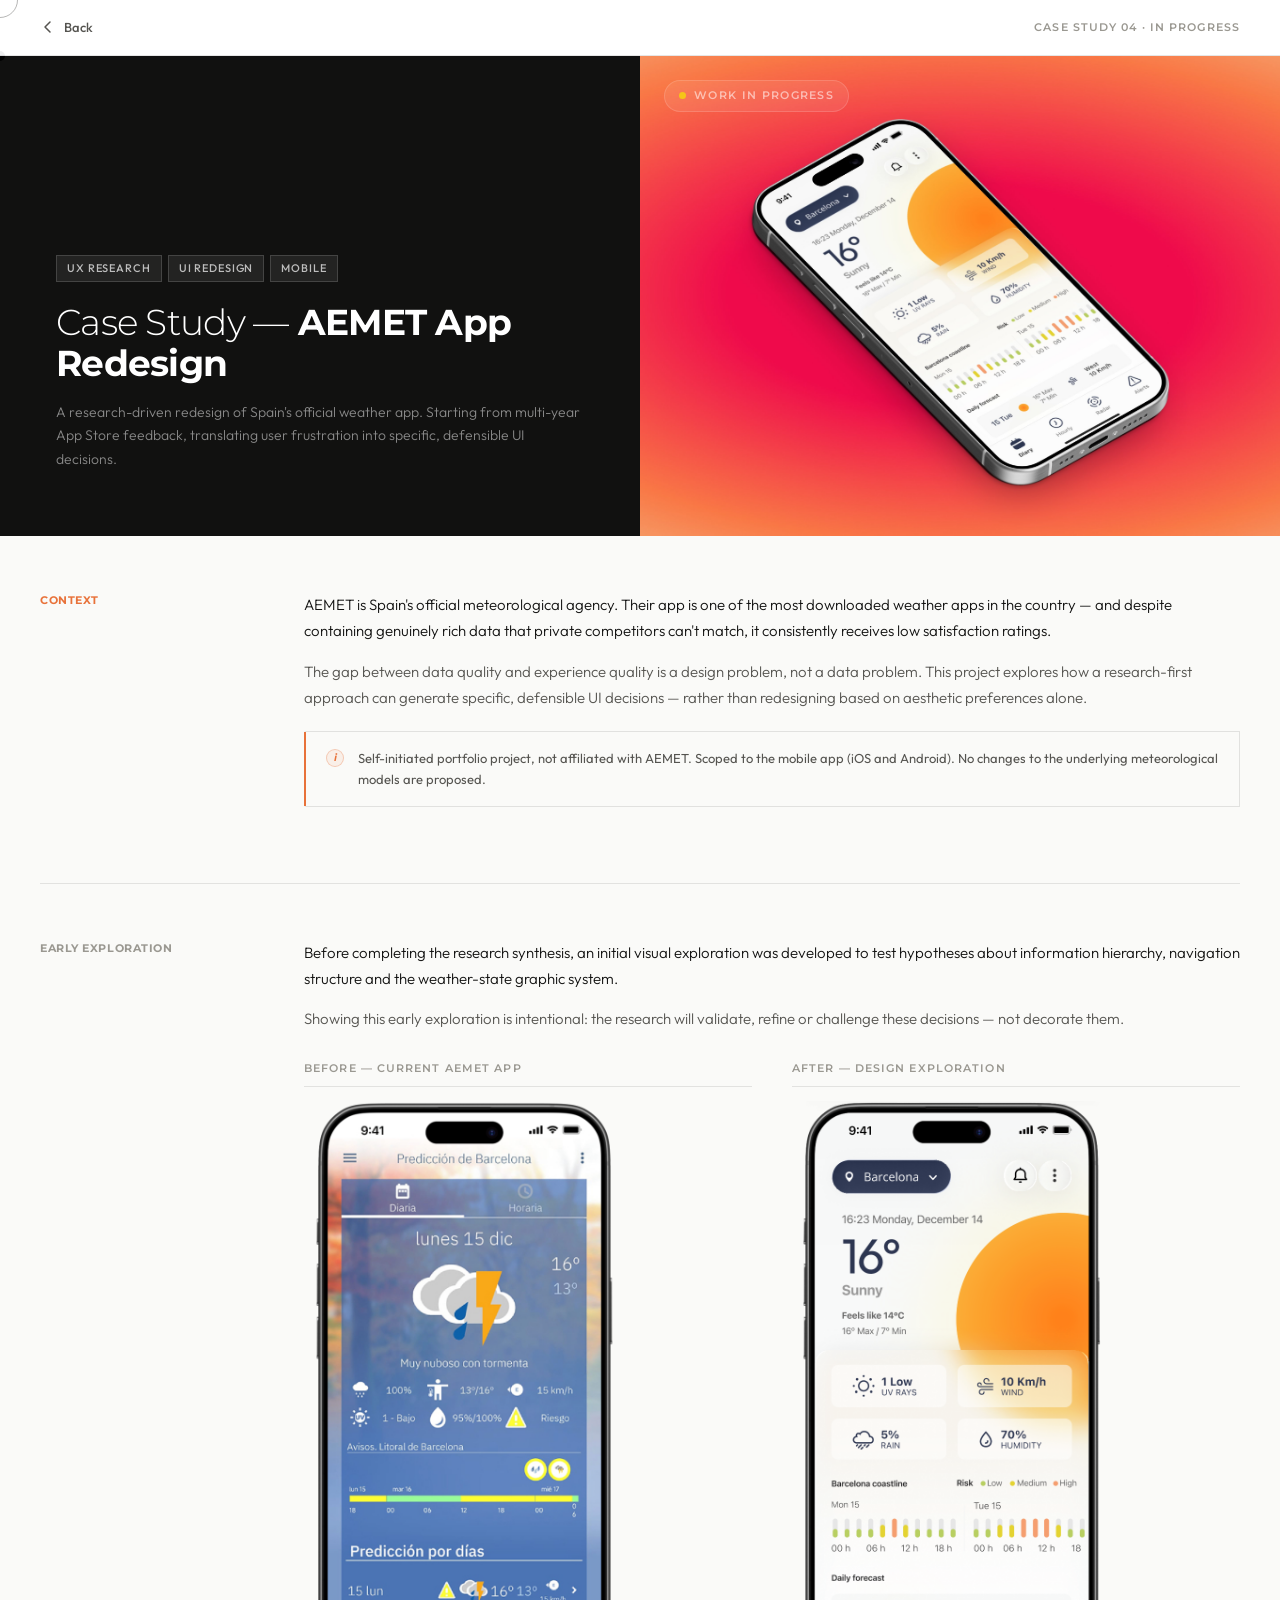
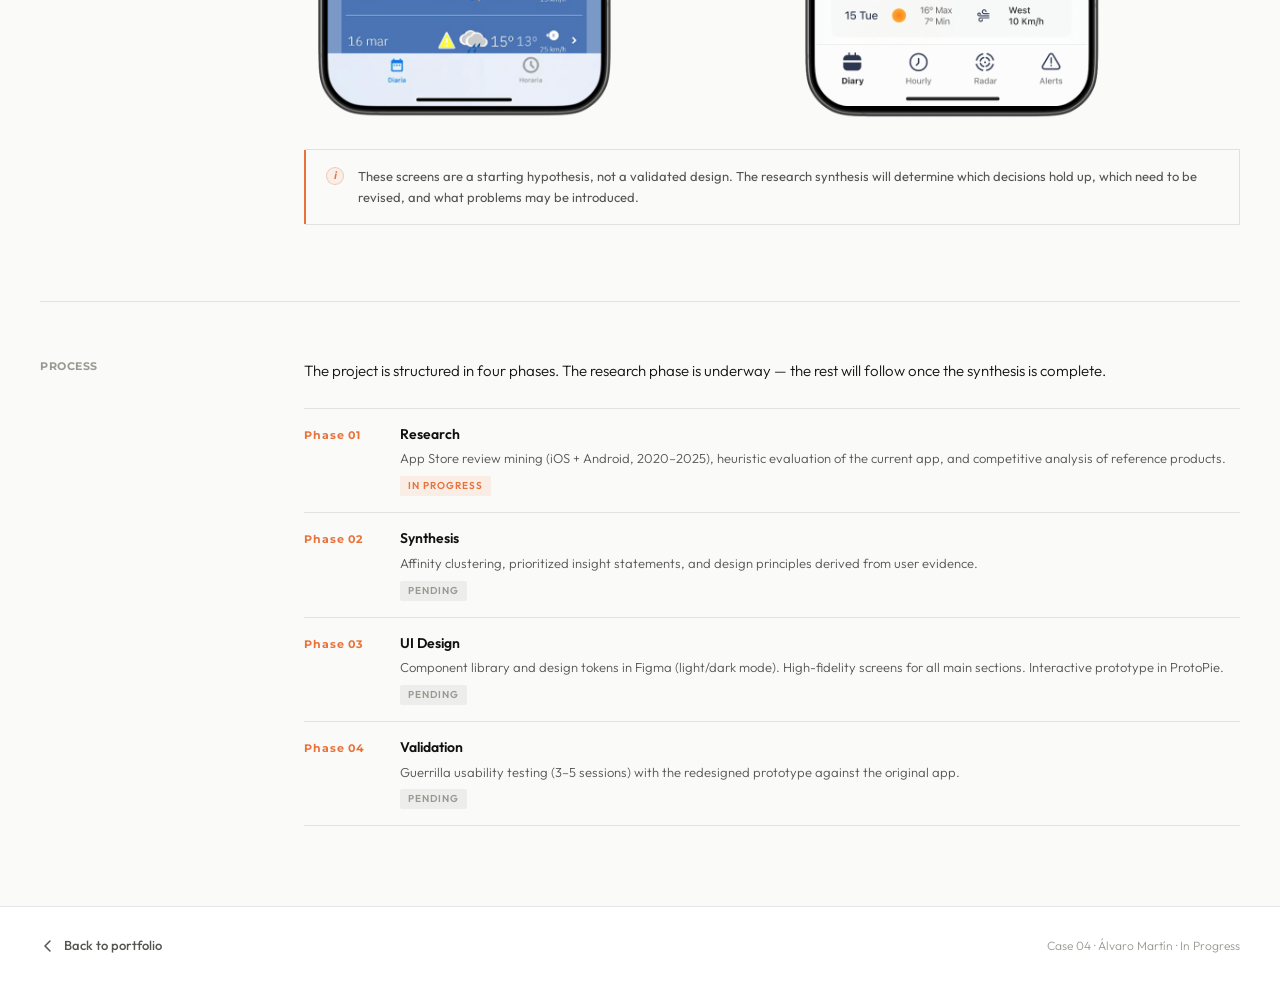
<file: case-04.html>
<!DOCTYPE html>
<html lang="en">
<head>
<meta charset="UTF-8">
<link rel="icon" type="image/svg+xml" href="[data-uri]">
<meta name="viewport" content="width=device-width, initial-scale=1.0">
<title>Case Study — AEMET App Redesign · Álvaro Martín</title>
<link rel="preconnect" href="https://fonts.googleapis.com">
<link rel="preconnect" href="https://fonts.gstatic.com" crossorigin>
<link href="https://fonts.googleapis.com/css2?family=Montserrat:wght@300;400;500;600;700;800&family=Outfit:wght@300;400;500&display=swap" rel="stylesheet">
<style>
*, *::before, *::after { box-sizing: border-box; margin: 0; padding: 0; }
html { scroll-behavior: smooth; font-size: 16px; }
:root {
  --bg:#FAFAF8; --surface:#ECEAE6; --white:#FFFFFF;
  --ink:#111110; --ink-mid:#555450; --ink-light:#9A9891;
  --line:rgba(17,17,16,0.1); --accent:#E8723A;
  --ff-display:'Montserrat',sans-serif; --ff-body:'Outfit',sans-serif;
}
body { background:var(--bg); color:var(--ink); font-family:var(--ff-body); font-size:13px; line-height:1.6; overflow-x:hidden; }

#reading-progress { position:fixed; top:0; left:0; height:2px; background:var(--accent); z-index:9999; width:0%; transition:width .1s linear; }

.cursor { position:fixed; width:10px; height:10px; background:var(--ink); border-radius:50%; pointer-events:none; z-index:9999; transform:translate(-50%,-50%); mix-blend-mode:difference; }
.cursor-ring { position:fixed; width:36px; height:36px; border:1px solid rgba(17,17,16,.3); border-radius:50%; pointer-events:none; z-index:9998; transform:translate(-50%,-50%); transition:width .3s cubic-bezier(.23,1,.32,1),height .3s cubic-bezier(.23,1,.32,1); }

nav { position:fixed; top:0; left:0; right:0; z-index:200; display:flex; align-items:center; height:56px; padding:0 40px; background:rgba(255,255,255,.95); backdrop-filter:blur(16px); -webkit-backdrop-filter:blur(16px); border-bottom:1px solid var(--line); }
.nav-back { display:flex; align-items:center; gap:8px; font-size:13px; font-weight:500; color:var(--ink-mid); text-decoration:none; transition:color .15s; }
.nav-back:hover { color:var(--ink); }
.nav-back:hover svg { transform:translateX(-3px); }
.nav-back svg { transition:transform .2s; }
.nav-case-title { font-family:var(--ff-display); font-size:11px; font-weight:600; letter-spacing:.1em; text-transform:uppercase; color:var(--ink-light); margin-left:auto; }

/* HERO */
.case-hero { width:100vw; min-height:480px; display:grid; grid-template-columns:1fr 1fr; margin-top:56px; overflow:hidden; }
.case-hero-inner { position:relative; z-index:1; padding:64px 56px; background:var(--ink); display:flex; flex-direction:column; justify-content:flex-end; }
.case-hero-visual {
  min-height:480px; position:relative; overflow:hidden;
  background:#050F1F;
}
.case-hero-visual > img { position:absolute; inset:0; width:100%; height:100%; object-fit:cover; object-position:center; display:block; }
.wip-badge { position:absolute; top:24px; left:24px; display:flex; align-items:center; gap:8px; padding:6px 14px; background:rgba(255,255,255,.08); border:1px solid rgba(255,255,255,.15); border-radius:40px; z-index:2; }
.wip-dot { width:7px; height:7px; border-radius:50%; background:#F5C518; animation:blink 2s ease-in-out infinite; }
@keyframes blink { 0%,100%{opacity:1;transform:scale(1)} 50%{opacity:.4;transform:scale(.7)} }
.wip-txt { font-size:11px; font-weight:600; letter-spacing:.12em; text-transform:uppercase; color:rgba(255,255,255,.55); font-family:var(--ff-display); }
.hero-deco { position:absolute; bottom:28px; right:32px; font-size:80px; opacity:.06; line-height:1; user-select:none; }

.case-tags { display:flex; flex-wrap:wrap; gap:6px; margin-bottom:20px; }
.tag { font-size:11px; font-weight:500; letter-spacing:.08em; text-transform:uppercase; padding:4px 10px; color:rgba(255,255,255,.7); background:rgba(255,255,255,.08); border:1px solid rgba(255,255,255,.15); }
.case-title-h1 { font-family:var(--ff-display); font-size:clamp(22px,2.8vw,36px); font-weight:700; letter-spacing:-.02em; line-height:1.15; color:#fff; margin-bottom:16px; }
.case-subtitle-p { font-size:14px; font-weight:300; color:rgba(255,255,255,.5); line-height:1.7; }

/* CONTAINER & SECTIONS */
.container { max-width:1280px; margin:0 auto; padding:0 40px; }
.case-section { padding:56px 0; border-bottom:1px solid var(--line); display:grid; grid-template-columns:200px 1fr; gap:0 64px; align-items:start; }
.case-section:last-child { border-bottom:none; }
.sec-label { font-family:var(--ff-display); font-size:11px; font-weight:700; letter-spacing:.05em; text-transform:uppercase; color:var(--ink); display:block; position:sticky; top:80px; }
.cs-content { min-width:0; }
p.lead-p { font-size:15px; font-weight:300; color:var(--ink); line-height:1.75; margin-bottom:14px; }
p.body-p { font-size:15px; font-weight:300; color:var(--ink-mid); line-height:1.75; margin-bottom:14px; }

/* CONTEXT BOX */
.context-box { background:transparent; border:1px solid rgba(17,17,16,.1); border-left:2px solid var(--accent); padding:16px 20px; margin:20px 0; display:flex; gap:14px; align-items:flex-start; }
.context-box-icon { width:18px; height:18px; border-radius:50%; background:rgba(232,114,58,.08); border:1px solid rgba(232,114,58,.3); display:flex; align-items:center; justify-content:center; flex-shrink:0; margin-top:1px; color:var(--accent); font-family:var(--ff-display); font-size:10px; font-weight:700; font-style:italic; line-height:1; }
.context-box p { font-size:13px; color:var(--ink-mid); margin:0; line-height:1.6; }

/* STEPS */
.steps-list { list-style:none; margin:24px 0; }
.step-item { display:grid; grid-template-columns:80px 1fr; gap:16px; align-items:start; padding:16px 0; border-bottom:1px solid var(--line); }
.step-item:first-child { border-top:1px solid var(--line); }
.step-num { font-family:var(--ff-display); font-size:11px; font-weight:700; letter-spacing:.08em; color:var(--accent); padding-top:2px; }
.step-title { font-size:14px; font-weight:600; color:var(--ink); margin-bottom:4px; line-height:1.4; }
.step-desc { font-size:13px; font-weight:300; color:var(--ink-mid); line-height:1.6; }
.step-status { display:inline-block; margin-top:7px; font-size:10px; font-weight:600; letter-spacing:.1em; text-transform:uppercase; padding:2px 8px; border-radius:2px; }
.status-partial { background:rgba(232,114,58,.1); color:var(--accent); }
.status-pending { background:rgba(17,17,16,.05); color:var(--ink-light); }

/* BEFORE / AFTER */
.ba-wrap { display:grid; grid-template-columns:1fr 1fr; gap:40px; margin:28px 0; align-items:start; }
.ba-col-label { font-size:11px; font-weight:600; letter-spacing:.1em; text-transform:uppercase; color:var(--ink-light); margin-bottom:14px; padding-bottom:8px; border-bottom:1px solid var(--line); font-family:var(--ff-display); }
.phone-frame { border-radius:36px; overflow:hidden; border:6px solid var(--ink); background:var(--surface); aspect-ratio:9/19.5; position:relative; box-shadow:0 24px 48px rgba(0,0,0,.12); }

/* Before phone contents */
.phone-before { background:linear-gradient(180deg,#1a5fa8 0%,#0d3a6b 40%,#1a2a4a 100%); display:flex; flex-direction:column; padding:14px 12px; gap:7px; height:100%; }
.pb-topbar { display:flex; justify-content:space-between; align-items:center; }
.pb-title { font-size:8px; color:rgba(255,255,255,.6); font-family:var(--ff-display); letter-spacing:.04em; }
.pb-tabs { display:flex; border-bottom:1px solid rgba(255,255,255,.2); }
.pb-tab { font-size:8px; color:rgba(255,255,255,.45); padding:4px 10px; font-family:var(--ff-display); font-weight:600; letter-spacing:.06em; }
.pb-tab.on { color:#fff; border-bottom:2px solid #fff; }
.pb-icon { font-size:30px; text-align:center; }
.pb-temp { font-size:26px; font-weight:700; color:#fff; text-align:center; font-family:var(--ff-display); }
.pb-desc { font-size:8px; color:rgba(255,255,255,.55); text-align:center; letter-spacing:.04em; }
.pb-row { display:flex; justify-content:space-between; background:rgba(255,255,255,.09); border-radius:4px; padding:5px 6px; }
.pb-cell { display:flex; flex-direction:column; align-items:center; gap:1px; }
.pb-cell-i { font-size:9px; }
.pb-cell-v { font-size:8px; color:#fff; font-weight:600; font-family:var(--ff-display); }
.pb-cell-l { font-size:6px; color:rgba(255,255,255,.4); letter-spacing:.06em; text-transform:uppercase; font-family:var(--ff-display); }
.pb-alert { background:rgba(245,166,35,.12); border:1px solid rgba(245,166,35,.3); border-radius:4px; padding:5px 7px; font-size:7px; color:rgba(255,255,255,.6); }
.pb-section { font-size:7px; color:rgba(255,255,255,.35); font-family:var(--ff-display); font-weight:600; letter-spacing:.06em; text-transform:uppercase; }
.pb-days { display:flex; flex-direction:column; gap:3px; }
.pb-day { display:flex; justify-content:space-between; align-items:center; padding:3px 0; border-bottom:1px solid rgba(255,255,255,.08); }
.pb-dl { font-size:7px; color:rgba(255,255,255,.5); font-family:var(--ff-display); }
.pb-di { font-size:9px; }
.pb-dt { font-size:8px; color:#fff; font-weight:600; font-family:var(--ff-display); }

/* After phone contents */
.phone-after { background:#F5F3EF; display:flex; flex-direction:column; padding:12px 10px; gap:5px; height:100%; }
.pa-topbar { display:flex; justify-content:space-between; align-items:center; }
.pa-pill { background:#111; border-radius:20px; padding:4px 10px; display:flex; align-items:center; gap:4px; }
.pa-pill-t { font-size:8px; color:#fff; font-family:var(--ff-display); font-weight:600; letter-spacing:.04em; }
.pa-pill-a { font-size:7px; color:rgba(255,255,255,.45); }
.pa-icons { display:flex; gap:7px; font-size:11px; opacity:.45; }
.pa-date { font-size:8px; color:var(--ink-light); letter-spacing:.03em; }
.pa-big { position:relative; }
.pa-temp { font-size:42px; font-weight:800; color:var(--ink); font-family:var(--ff-display); letter-spacing:-.03em; line-height:1; }
.pa-sun { position:absolute; right:0; top:-2px; width:42px; height:42px; border-radius:50%; background:radial-gradient(circle,#FFAE42 0%,#FF8C00 70%,transparent 100%); opacity:.8; }
.pa-cond { font-size:10px; color:var(--ink-mid); font-weight:300; }
.pa-feels { font-size:8px; color:var(--ink-light); }
.pa-grid { display:grid; grid-template-columns:1fr 1fr; gap:4px; }
.pa-card { background:#fff; border-radius:7px; padding:7px; display:flex; flex-direction:column; gap:2px; }
.pa-card-i { font-size:10px; opacity:.55; }
.pa-card-v { font-size:11px; font-weight:700; color:var(--ink); font-family:var(--ff-display); }
.pa-card-l { font-size:6px; color:var(--ink-light); text-transform:uppercase; letter-spacing:.06em; font-family:var(--ff-display); }
.pa-zone { font-size:7px; font-weight:600; color:var(--ink); font-family:var(--ff-display); letter-spacing:.06em; text-transform:uppercase; }
.pa-dots { display:flex; gap:2px; align-items:center; }
.dot { width:6px; height:6px; border-radius:50%; }
.dot.lo { background:#4CAF7D; }
.dot.me { background:#F5A623; }
.dot.hi { background:#D0342C; }
.pa-fc-label { font-size:7px; font-weight:600; color:var(--ink); font-family:var(--ff-display); letter-spacing:.06em; text-transform:uppercase; }
.pa-fc-row { display:flex; justify-content:space-between; align-items:center; background:#fff; border-radius:6px; padding:6px 8px; }
.pa-fc-d { font-size:8px; font-weight:600; color:var(--ink); font-family:var(--ff-display); }
.pa-fc-i { font-size:9px; }
.pa-fc-t { font-size:7px; color:var(--ink-mid); font-family:var(--ff-display); }
.pa-nav { display:flex; justify-content:space-around; padding:5px 0 0; border-top:1px solid var(--line); margin-top:auto; }
.pa-ni { display:flex; flex-direction:column; align-items:center; gap:2px; opacity:.38; }
.pa-ni.on { opacity:1; }
.pa-ni-i { font-size:10px; }
.pa-ni-l { font-size:6px; color:var(--ink-light); font-family:var(--ff-display); font-weight:600; letter-spacing:.06em; text-transform:uppercase; }
.pa-ni.on .pa-ni-l { color:var(--ink); }

/* FOOTER */
.case-footer { background:var(--white); border-top:1px solid var(--line); padding:28px 40px; display:flex; justify-content:space-between; align-items:center; }
.footer-back { display:flex; align-items:center; gap:8px; font-size:13px; font-weight:500; color:var(--ink-mid); text-decoration:none; transition:color .15s; }
.footer-back:hover { color:var(--ink); }
.footer-meta { font-size:12px; color:var(--ink-light); font-weight:300; }

@media (max-width:768px) {
  body { cursor:auto; }
  .cursor,.cursor-ring { display:none; }
  nav { padding:0 20px; }
  .case-hero { grid-template-columns:1fr; }
  .case-hero-visual { min-height:200px; order:-1; }
  .case-hero-inner { padding:40px 20px; }
  .container { padding:0 20px; }
  .case-section { grid-template-columns:1fr; gap:16px; }
  .sec-label { position:static; }
  .ba-wrap { grid-template-columns:1fr; max-width:260px; margin:28px auto; }
  .step-item { grid-template-columns:60px 1fr; }
  .case-footer { padding:20px; flex-direction:column; gap:10px; }
}
</style>
<link rel="stylesheet" href="case-shared.css">
</head>
<body>

<div id="reading-progress" aria-hidden="true"></div>
<div id="cursorDot" class="cursor"></div>
<div id="cursorRing" class="cursor-ring"></div>

<nav>
  <a href="index.html" class="nav-back">
    <svg width="16" height="16" viewBox="0 0 16 16" fill="none"><path d="M10 3L5 8l5 5" stroke="currentColor" stroke-width="1.5" stroke-linecap="round" stroke-linejoin="round"/></svg>
    Back
  </a>
  <span class="nav-case-title">Case Study 04 · In Progress</span>
</nav>

<!-- HERO -->
<div class="case-hero">
  <div class="case-hero-inner">
    <div class="case-tags">
      <span class="tag">UX Research</span>
      <span class="tag">UI Redesign</span>
      <span class="tag">Mobile</span>
    </div>
    <h1 class="case-title-h1"><span style="font-weight:300;">Case Study —</span> AEMET App Redesign</h1>
    <p class="case-subtitle-p">A research-driven redesign of Spain's official weather app. Starting from multi-year App Store feedback, translating user frustration into specific, defensible UI decisions.</p>
  </div>
  <div class="case-hero-visual">
    <img src="assets/cabecera.jpg" alt="AEMET App Redesign hero">
    <div class="wip-badge">
      <div class="wip-dot"></div>
      <span class="wip-txt">Work in progress</span>
    </div>
  </div>
</div>

<div class="container">

  <!-- CONTEXT -->
  <div class="case-section">
    <div class="sec-label">Context</div>
    <div class="cs-content">
      <p class="lead-p">AEMET is Spain's official meteorological agency. Their app is one of the most downloaded weather apps in the country — and despite containing genuinely rich data that private competitors can't match, it consistently receives low satisfaction ratings.</p>
      <p class="body-p">The gap between data quality and experience quality is a design problem, not a data problem. This project explores how a research-first approach can generate specific, defensible UI decisions — rather than redesigning based on aesthetic preferences alone.</p>
      <div class="context-box">
        <span class="context-box-icon">i</span>
        <p>Self-initiated portfolio project, not affiliated with AEMET. Scoped to the mobile app (iOS and Android). No changes to the underlying meteorological models are proposed.</p>
      </div>
    </div>
  </div>

  <!-- EARLY EXPLORATION -->
  <div class="case-section">
    <div class="sec-label">Early Exploration</div>
    <div class="cs-content">
      <p class="lead-p">Before completing the research synthesis, an initial visual exploration was developed to test hypotheses about information hierarchy, navigation structure and the weather-state graphic system.</p>
      <p class="body-p">Showing this early exploration is intentional: the research will validate, refine or challenge these decisions — not decorate them.</p>

      <div class="ba-wrap">

        <!-- BEFORE -->
        <div>
          <p class="ba-col-label">Before — Current AEMET App</p>
          <img src="assets/case4-antes.png" alt="Current AEMET app — before redesign" style="display:block;max-height:620px;width:auto;max-width:100%;border-radius:16px;">
        </div>

        <!-- AFTER -->
        <div>
          <p class="ba-col-label">After — Design Exploration</p>
          <img src="assets/case4-despues.png" alt="Redesigned AEMET app — design exploration" style="display:block;max-height:620px;width:auto;max-width:100%;border-radius:16px;">
        </div>

      </div>

      <div class="context-box">
        <span class="context-box-icon">i</span>
        <p>These screens are a starting hypothesis, not a validated design. The research synthesis will determine which decisions hold up, which need to be revised, and what problems may be introduced.</p>
      </div>
    </div>
  </div>



  <!-- PROCESS -->
  <div class="case-section">
    <div class="sec-label">Process</div>
    <div class="cs-content">
      <p class="lead-p">The project is structured in four phases. The research phase is underway — the rest will follow once the synthesis is complete.</p>

      <ul class="steps-list">
        <li class="step-item">
          <div class="step-num">Phase 01</div>
          <div>
            <p class="step-title">Research</p>
            <p class="step-desc">App Store review mining (iOS + Android, 2020–2025), heuristic evaluation of the current app, and competitive analysis of reference products.</p>
            <span class="step-status status-partial">In progress</span>
          </div>
        </li>
        <li class="step-item">
          <div class="step-num">Phase 02</div>
          <div>
            <p class="step-title">Synthesis</p>
            <p class="step-desc">Affinity clustering, prioritized insight statements, and design principles derived from user evidence.</p>
            <span class="step-status status-pending">Pending</span>
          </div>
        </li>
        <li class="step-item">
          <div class="step-num">Phase 03</div>
          <div>
            <p class="step-title">UI Design</p>
            <p class="step-desc">Component library and design tokens in Figma (light/dark mode). High-fidelity screens for all main sections. Interactive prototype in ProtoPie.</p>
            <span class="step-status status-pending">Pending</span>
          </div>
        </li>
        <li class="step-item">
          <div class="step-num">Phase 04</div>
          <div>
            <p class="step-title">Validation</p>
            <p class="step-desc">Guerrilla usability testing (3–5 sessions) with the redesigned prototype against the original app.</p>
            <span class="step-status status-pending">Pending</span>
          </div>
        </li>
      </ul>
    </div>
  </div>

</div>

<div class="case-footer">
  <a href="index.html" class="footer-back">
    <svg width="16" height="16" viewBox="0 0 16 16" fill="none"><path d="M10 3L5 8l5 5" stroke="currentColor" stroke-width="1.5" stroke-linecap="round" stroke-linejoin="round"/></svg>
    Back to portfolio
  </a>
  <span class="footer-meta">Case 04 · Álvaro Martín · In Progress</span>
</div>

<script>
/* ─── Cursor ─── */
(function(){
  var dot=document.getElementById('cursorDot'),ring=document.getElementById('cursorRing');
  if(!dot||!ring)return;
  var mx=0,my=0,rx=0,ry=0;
  document.addEventListener('mousemove',function(e){mx=e.clientX;my=e.clientY;dot.style.left=mx+'px';dot.style.top=my+'px';});
  function animRing(){rx+=(mx-rx)*.12;ry+=(my-ry)*.12;ring.style.left=rx+'px';ring.style.top=ry+'px';requestAnimationFrame(animRing);}
  animRing();
})();

/* ─── Case Study Animations ─── */
(function(){
  'use strict';
  document.body.classList.add('cs-anim');

  var bar=document.getElementById('reading-progress');
  if(bar){
    var de=document.documentElement;
    function upd(){var h=de.scrollHeight-de.clientHeight;bar.style.width=(h>0?de.scrollTop/h*100:0).toFixed(1)+'%';}
    window.addEventListener('scroll',upd,{passive:true});upd();
  }

  var ioCard=new IntersectionObserver(function(entries){
    entries.forEach(function(e){
      if(!e.isIntersecting)return;
      e.target.classList.add('anim-vis');
      ioCard.unobserve(e.target);
    });
  },{threshold:.05,rootMargin:'0px 0px -40px 0px'});
  document.querySelectorAll('.case-section').forEach(function(el){ioCard.observe(el);});

  var ioLabel=new IntersectionObserver(function(entries){
    entries.forEach(function(e){
      var lbl=e.target.querySelector(':scope > .sec-label');
      if(lbl)lbl.classList.toggle('label-active',e.isIntersecting);
    });
  },{threshold:.3});
  document.querySelectorAll('.case-section').forEach(function(el){ioLabel.observe(el);});

  var ioCB=new IntersectionObserver(function(entries){
    entries.forEach(function(e){
      if(!e.isIntersecting)return;
      e.target.classList.add('cb-vis');
      ioCB.unobserve(e.target);
    });
  },{threshold:.2});
  document.querySelectorAll('.context-box').forEach(function(el){ioCB.observe(el);});
})();
</script>
</body>
</html>
</file>
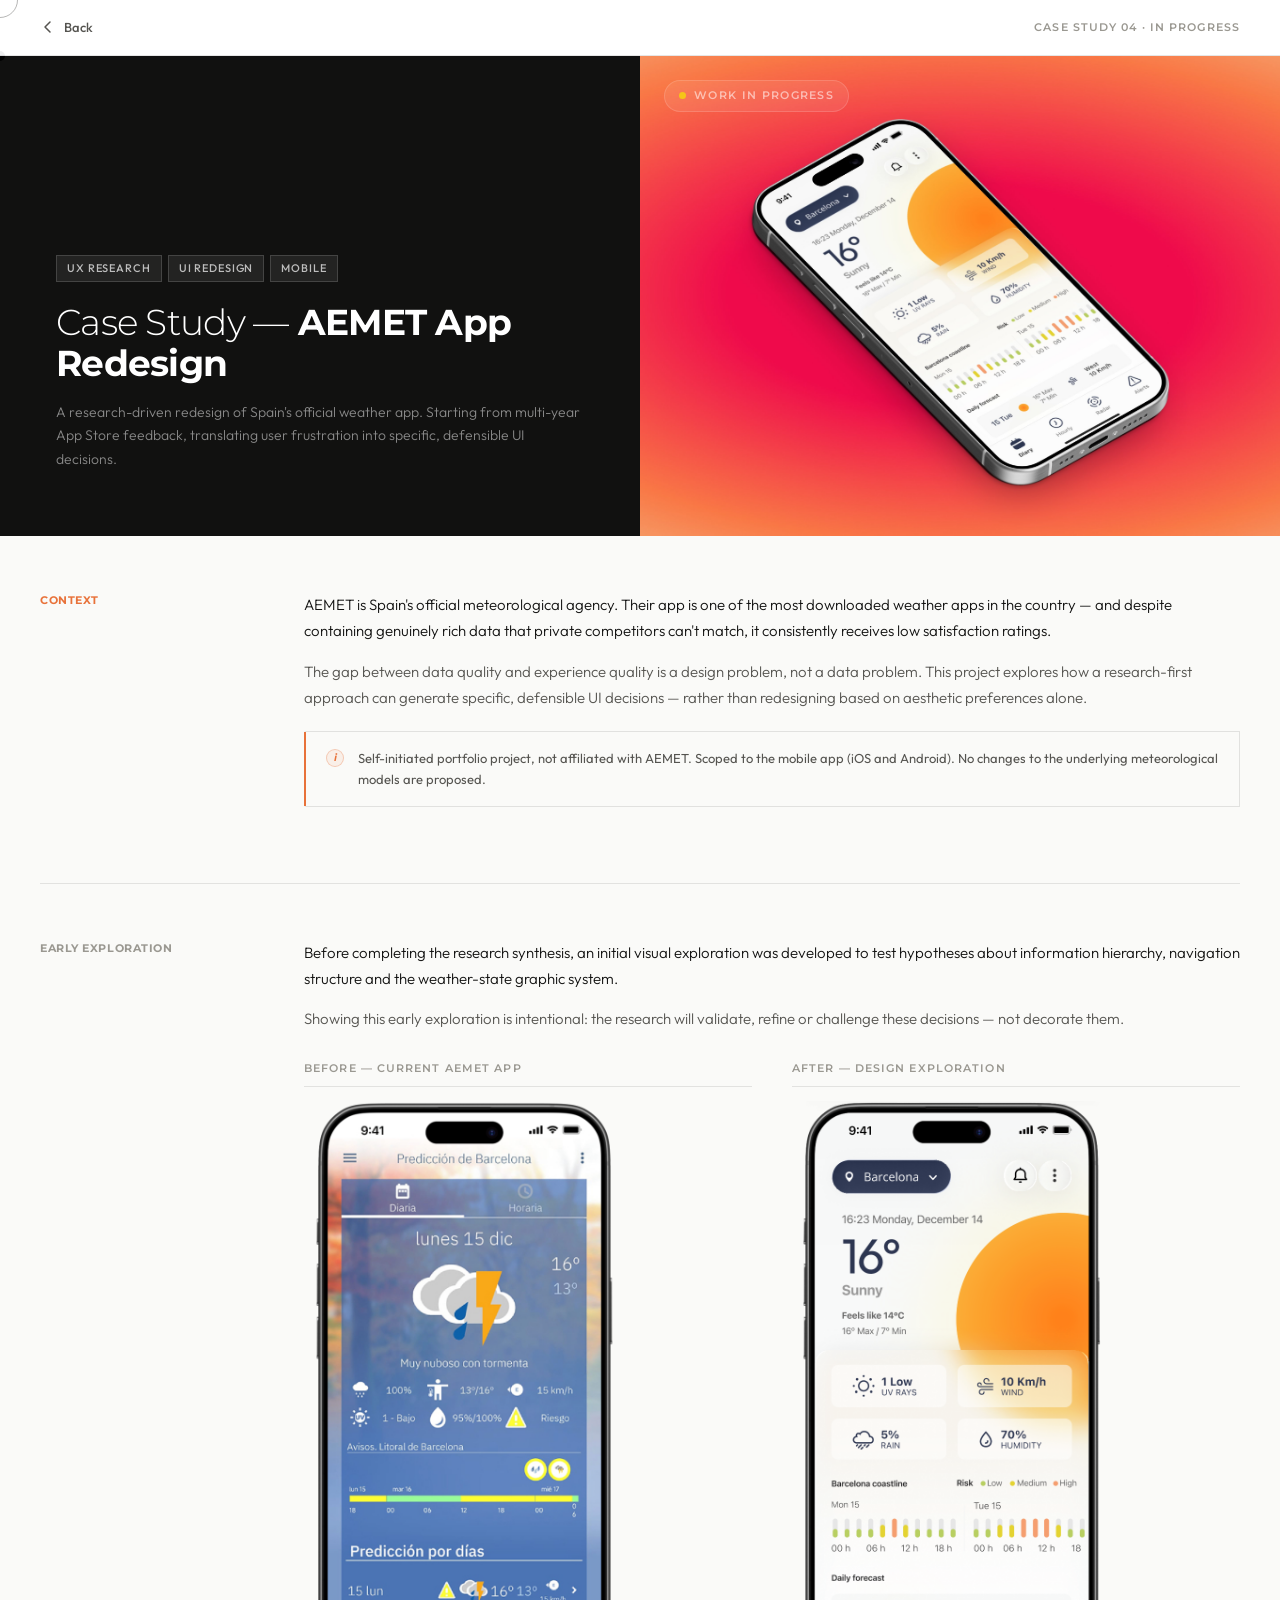
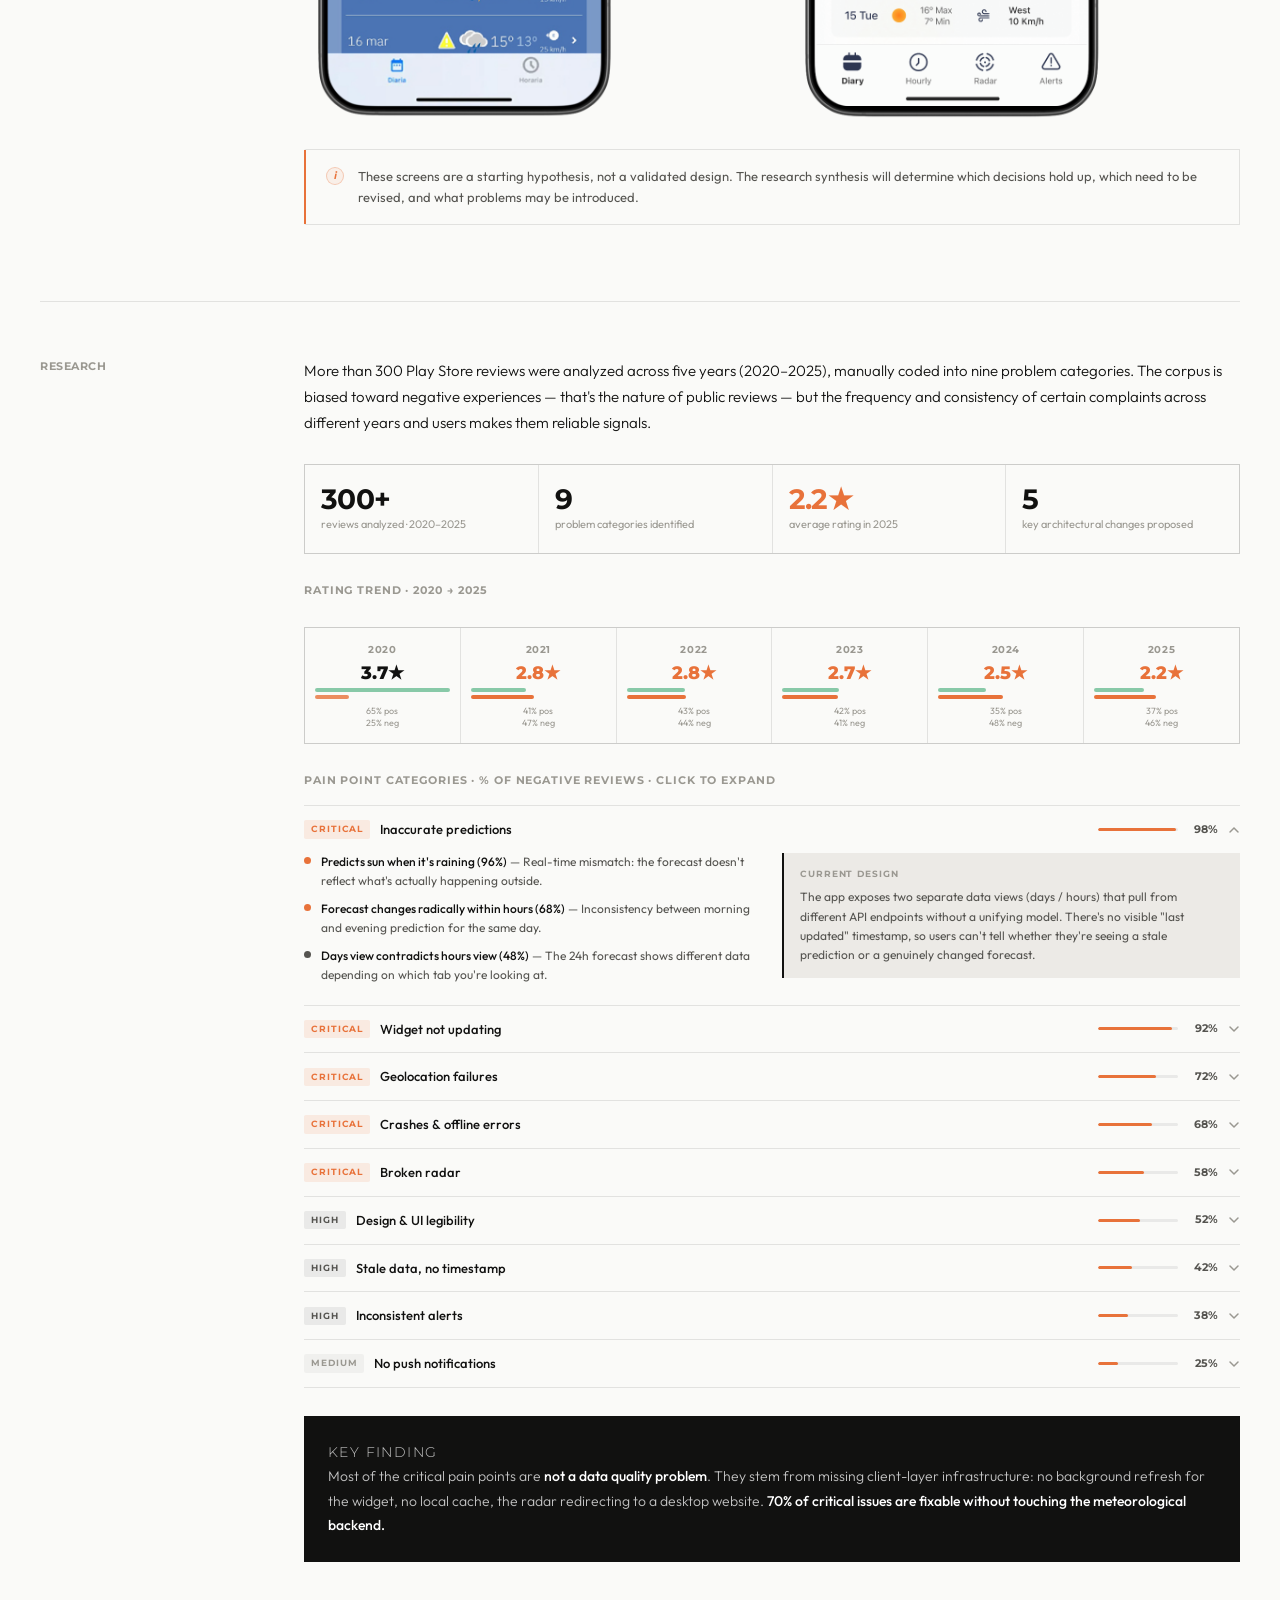
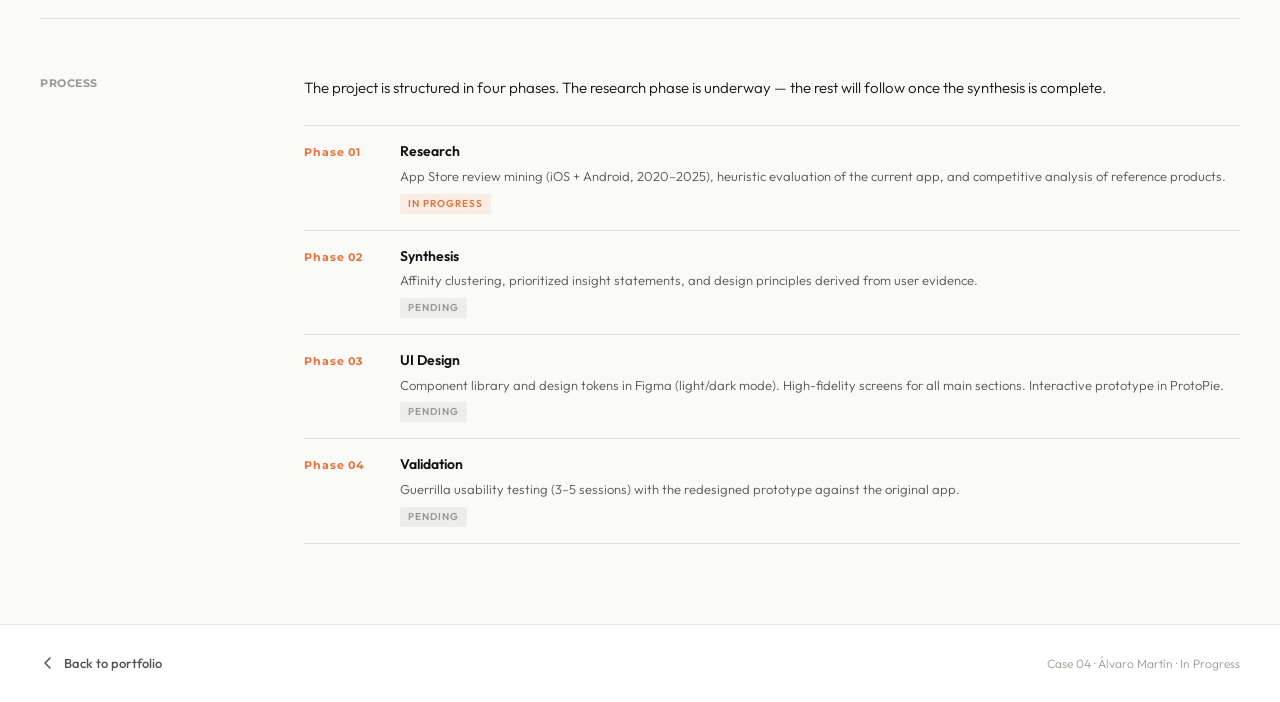
<file: case-04_v2.html>
<!DOCTYPE html>
<html lang="en">
<head>
<meta charset="UTF-8">
<link rel="icon" type="image/svg+xml" href="[data-uri]">
<meta name="viewport" content="width=device-width, initial-scale=1.0">
<title>Case Study — AEMET App Redesign · Álvaro Martín</title>
<link rel="preconnect" href="https://fonts.googleapis.com">
<link rel="preconnect" href="https://fonts.gstatic.com" crossorigin>
<link href="https://fonts.googleapis.com/css2?family=Montserrat:wght@300;400;500;600;700;800&family=Outfit:wght@300;400;500&display=swap" rel="stylesheet">
<style>
*, *::before, *::after { box-sizing: border-box; margin: 0; padding: 0; }
html { scroll-behavior: smooth; font-size: 16px; }
:root {
  --bg:#FAFAF8; --surface:#ECEAE6; --white:#FFFFFF;
  --ink:#111110; --ink-mid:#555450; --ink-light:#9A9891;
  --line:rgba(17,17,16,0.1); --accent:#E8723A;
  --ff-display:'Montserrat',sans-serif; --ff-body:'Outfit',sans-serif;
}
body { background:var(--bg); color:var(--ink); font-family:var(--ff-body); font-size:13px; line-height:1.6; overflow-x:hidden; }

#reading-progress { position:fixed; top:0; left:0; height:2px; background:var(--accent); z-index:9999; width:0%; transition:width .1s linear; }

.cursor { position:fixed; width:10px; height:10px; background:var(--ink); border-radius:50%; pointer-events:none; z-index:9999; transform:translate(-50%,-50%); mix-blend-mode:difference; }
.cursor-ring { position:fixed; width:36px; height:36px; border:1px solid rgba(17,17,16,.3); border-radius:50%; pointer-events:none; z-index:9998; transform:translate(-50%,-50%); transition:width .3s cubic-bezier(.23,1,.32,1),height .3s cubic-bezier(.23,1,.32,1); }

nav { position:fixed; top:0; left:0; right:0; z-index:200; display:flex; align-items:center; height:56px; padding:0 40px; background:rgba(255,255,255,.95); backdrop-filter:blur(16px); -webkit-backdrop-filter:blur(16px); border-bottom:1px solid var(--line); }
.nav-back { display:flex; align-items:center; gap:8px; font-size:13px; font-weight:500; color:var(--ink-mid); text-decoration:none; transition:color .15s; }
.nav-back:hover { color:var(--ink); }
.nav-back:hover svg { transform:translateX(-3px); }
.nav-back svg { transition:transform .2s; }
.nav-case-title { font-family:var(--ff-display); font-size:11px; font-weight:600; letter-spacing:.1em; text-transform:uppercase; color:var(--ink-light); margin-left:auto; }

/* HERO */
.case-hero { width:100vw; min-height:480px; display:grid; grid-template-columns:1fr 1fr; margin-top:56px; overflow:hidden; }
.case-hero-inner { position:relative; z-index:1; padding:64px 56px; background:var(--ink); display:flex; flex-direction:column; justify-content:flex-end; }
.case-hero-visual {
  min-height:480px; position:relative; overflow:hidden;
  background:#050F1F;
}
.case-hero-visual > img { position:absolute; inset:0; width:100%; height:100%; object-fit:cover; object-position:center; display:block; }
.wip-badge { position:absolute; top:24px; left:24px; display:flex; align-items:center; gap:8px; padding:6px 14px; background:rgba(255,255,255,.08); border:1px solid rgba(255,255,255,.15); border-radius:40px; z-index:2; }
.wip-dot { width:7px; height:7px; border-radius:50%; background:#F5C518; animation:blink 2s ease-in-out infinite; }
@keyframes blink { 0%,100%{opacity:1;transform:scale(1)} 50%{opacity:.4;transform:scale(.7)} }
.wip-txt { font-size:11px; font-weight:600; letter-spacing:.12em; text-transform:uppercase; color:rgba(255,255,255,.55); font-family:var(--ff-display); }
.hero-deco { position:absolute; bottom:28px; right:32px; font-size:80px; opacity:.06; line-height:1; user-select:none; }

.case-tags { display:flex; flex-wrap:wrap; gap:6px; margin-bottom:20px; }
.tag { font-size:11px; font-weight:500; letter-spacing:.08em; text-transform:uppercase; padding:4px 10px; color:rgba(255,255,255,.7); background:rgba(255,255,255,.08); border:1px solid rgba(255,255,255,.15); }
.case-title-h1 { font-family:var(--ff-display); font-size:clamp(22px,2.8vw,36px); font-weight:700; letter-spacing:-.02em; line-height:1.15; color:#fff; margin-bottom:16px; }
.case-subtitle-p { font-size:14px; font-weight:300; color:rgba(255,255,255,.5); line-height:1.7; }

/* CONTAINER & SECTIONS */
.container { max-width:1280px; margin:0 auto; padding:0 40px; }
.case-section { padding:56px 0; border-bottom:1px solid var(--line); display:grid; grid-template-columns:200px 1fr; gap:0 64px; align-items:start; }
.case-section:last-child { border-bottom:none; }
.sec-label { font-family:var(--ff-display); font-size:11px; font-weight:700; letter-spacing:.05em; text-transform:uppercase; color:var(--ink); display:block; position:sticky; top:80px; }
.cs-content { min-width:0; }
p.lead-p { font-size:15px; font-weight:300; color:var(--ink); line-height:1.75; margin-bottom:14px; }
p.body-p { font-size:15px; font-weight:300; color:var(--ink-mid); line-height:1.75; margin-bottom:14px; }

/* CONTEXT BOX */
.context-box { background:transparent; border:1px solid rgba(17,17,16,.1); border-left:2px solid var(--accent); padding:16px 20px; margin:20px 0; display:flex; gap:14px; align-items:flex-start; }
.context-box-icon { width:18px; height:18px; border-radius:50%; background:rgba(232,114,58,.08); border:1px solid rgba(232,114,58,.3); display:flex; align-items:center; justify-content:center; flex-shrink:0; margin-top:1px; color:var(--accent); font-family:var(--ff-display); font-size:10px; font-weight:700; font-style:italic; line-height:1; }
.context-box p { font-size:13px; color:var(--ink-mid); margin:0; line-height:1.6; }

/* STEPS */
.steps-list { list-style:none; margin:24px 0; }
.step-item { display:grid; grid-template-columns:80px 1fr; gap:16px; align-items:start; padding:16px 0; border-bottom:1px solid var(--line); }
.step-item:first-child { border-top:1px solid var(--line); }
.step-num { font-family:var(--ff-display); font-size:11px; font-weight:700; letter-spacing:.08em; color:var(--accent); padding-top:2px; }
.step-title { font-size:14px; font-weight:600; color:var(--ink); margin-bottom:4px; line-height:1.4; }
.step-desc { font-size:13px; font-weight:300; color:var(--ink-mid); line-height:1.6; }
.step-status { display:inline-block; margin-top:7px; font-size:10px; font-weight:600; letter-spacing:.1em; text-transform:uppercase; padding:2px 8px; border-radius:2px; }
.status-partial { background:rgba(232,114,58,.1); color:var(--accent); }
.status-pending { background:rgba(17,17,16,.05); color:var(--ink-light); }

/* BEFORE / AFTER */
.ba-wrap { display:grid; grid-template-columns:1fr 1fr; gap:40px; margin:28px 0; align-items:start; }
.ba-col-label { font-size:11px; font-weight:600; letter-spacing:.1em; text-transform:uppercase; color:var(--ink-light); margin-bottom:14px; padding-bottom:8px; border-bottom:1px solid var(--line); font-family:var(--ff-display); }
.phone-frame { border-radius:36px; overflow:hidden; border:6px solid var(--ink); background:var(--surface); aspect-ratio:9/19.5; position:relative; box-shadow:0 24px 48px rgba(0,0,0,.12); }

/* Before phone contents */
.phone-before { background:linear-gradient(180deg,#1a5fa8 0%,#0d3a6b 40%,#1a2a4a 100%); display:flex; flex-direction:column; padding:14px 12px; gap:7px; height:100%; }
.pb-topbar { display:flex; justify-content:space-between; align-items:center; }
.pb-title { font-size:8px; color:rgba(255,255,255,.6); font-family:var(--ff-display); letter-spacing:.04em; }
.pb-tabs { display:flex; border-bottom:1px solid rgba(255,255,255,.2); }
.pb-tab { font-size:8px; color:rgba(255,255,255,.45); padding:4px 10px; font-family:var(--ff-display); font-weight:600; letter-spacing:.06em; }
.pb-tab.on { color:#fff; border-bottom:2px solid #fff; }
.pb-icon { font-size:30px; text-align:center; }
.pb-temp { font-size:26px; font-weight:700; color:#fff; text-align:center; font-family:var(--ff-display); }
.pb-desc { font-size:8px; color:rgba(255,255,255,.55); text-align:center; letter-spacing:.04em; }
.pb-row { display:flex; justify-content:space-between; background:rgba(255,255,255,.09); border-radius:4px; padding:5px 6px; }
.pb-cell { display:flex; flex-direction:column; align-items:center; gap:1px; }
.pb-cell-i { font-size:9px; }
.pb-cell-v { font-size:8px; color:#fff; font-weight:600; font-family:var(--ff-display); }
.pb-cell-l { font-size:6px; color:rgba(255,255,255,.4); letter-spacing:.06em; text-transform:uppercase; font-family:var(--ff-display); }
.pb-alert { background:rgba(245,166,35,.12); border:1px solid rgba(245,166,35,.3); border-radius:4px; padding:5px 7px; font-size:7px; color:rgba(255,255,255,.6); }
.pb-section { font-size:7px; color:rgba(255,255,255,.35); font-family:var(--ff-display); font-weight:600; letter-spacing:.06em; text-transform:uppercase; }
.pb-days { display:flex; flex-direction:column; gap:3px; }
.pb-day { display:flex; justify-content:space-between; align-items:center; padding:3px 0; border-bottom:1px solid rgba(255,255,255,.08); }
.pb-dl { font-size:7px; color:rgba(255,255,255,.5); font-family:var(--ff-display); }
.pb-di { font-size:9px; }
.pb-dt { font-size:8px; color:#fff; font-weight:600; font-family:var(--ff-display); }

/* After phone contents */
.phone-after { background:#F5F3EF; display:flex; flex-direction:column; padding:12px 10px; gap:5px; height:100%; }
.pa-topbar { display:flex; justify-content:space-between; align-items:center; }
.pa-pill { background:#111; border-radius:20px; padding:4px 10px; display:flex; align-items:center; gap:4px; }
.pa-pill-t { font-size:8px; color:#fff; font-family:var(--ff-display); font-weight:600; letter-spacing:.04em; }
.pa-pill-a { font-size:7px; color:rgba(255,255,255,.45); }
.pa-icons { display:flex; gap:7px; font-size:11px; opacity:.45; }
.pa-date { font-size:8px; color:var(--ink-light); letter-spacing:.03em; }
.pa-big { position:relative; }
.pa-temp { font-size:42px; font-weight:800; color:var(--ink); font-family:var(--ff-display); letter-spacing:-.03em; line-height:1; }
.pa-sun { position:absolute; right:0; top:-2px; width:42px; height:42px; border-radius:50%; background:radial-gradient(circle,#FFAE42 0%,#FF8C00 70%,transparent 100%); opacity:.8; }
.pa-cond { font-size:10px; color:var(--ink-mid); font-weight:300; }
.pa-feels { font-size:8px; color:var(--ink-light); }
.pa-grid { display:grid; grid-template-columns:1fr 1fr; gap:4px; }
.pa-card { background:#fff; border-radius:7px; padding:7px; display:flex; flex-direction:column; gap:2px; }
.pa-card-i { font-size:10px; opacity:.55; }
.pa-card-v { font-size:11px; font-weight:700; color:var(--ink); font-family:var(--ff-display); }
.pa-card-l { font-size:6px; color:var(--ink-light); text-transform:uppercase; letter-spacing:.06em; font-family:var(--ff-display); }
.pa-zone { font-size:7px; font-weight:600; color:var(--ink); font-family:var(--ff-display); letter-spacing:.06em; text-transform:uppercase; }
.pa-dots { display:flex; gap:2px; align-items:center; }
.dot { width:6px; height:6px; border-radius:50%; }
.dot.lo { background:#4CAF7D; }
.dot.me { background:#F5A623; }
.dot.hi { background:#D0342C; }
.pa-fc-label { font-size:7px; font-weight:600; color:var(--ink); font-family:var(--ff-display); letter-spacing:.06em; text-transform:uppercase; }
.pa-fc-row { display:flex; justify-content:space-between; align-items:center; background:#fff; border-radius:6px; padding:6px 8px; }
.pa-fc-d { font-size:8px; font-weight:600; color:var(--ink); font-family:var(--ff-display); }
.pa-fc-i { font-size:9px; }
.pa-fc-t { font-size:7px; color:var(--ink-mid); font-family:var(--ff-display); }
.pa-nav { display:flex; justify-content:space-around; padding:5px 0 0; border-top:1px solid var(--line); margin-top:auto; }
.pa-ni { display:flex; flex-direction:column; align-items:center; gap:2px; opacity:.38; }
.pa-ni.on { opacity:1; }
.pa-ni-i { font-size:10px; }
.pa-ni-l { font-size:6px; color:var(--ink-light); font-family:var(--ff-display); font-weight:600; letter-spacing:.06em; text-transform:uppercase; }
.pa-ni.on .pa-ni-l { color:var(--ink); }

/* ─── RESEARCH SECTION ─── */
.res-stats { display:grid; grid-template-columns:repeat(4,1fr); gap:1px; background:var(--line); border:1px solid var(--line); margin:28px 0; }
.res-stat { background:var(--bg); padding:20px 16px; display:flex; flex-direction:column; gap:4px; }
.res-stat-num { font-family:var(--ff-display); font-size:28px; font-weight:700; color:var(--ink); letter-spacing:-.02em; line-height:1; }
.res-stat-label { font-size:11px; color:var(--ink-light); font-weight:400; line-height:1.4; }

.res-chart-wrap { margin:28px 0; }
.res-chart-title { font-size:11px; font-weight:700; font-family:var(--ff-display); letter-spacing:.08em; text-transform:uppercase; color:var(--ink-light); margin-bottom:16px; }
.res-bar-row { display:grid; grid-template-columns:180px 1fr 40px; gap:12px; align-items:center; padding:7px 0; border-bottom:1px solid var(--line); }
.res-bar-row:first-of-type { border-top:1px solid var(--line); }
.res-bar-name { font-size:12px; color:var(--ink); line-height:1.3; }
.res-bar-track { height:5px; background:rgba(17,17,16,.07); border-radius:3px; overflow:hidden; }
.res-bar-fill { height:100%; border-radius:3px; background:var(--accent); }
.res-bar-pct { font-family:var(--ff-display); font-size:11px; font-weight:700; color:var(--ink-mid); text-align:right; }

.res-trend { display:grid; grid-template-columns:repeat(6,1fr); gap:1px; background:var(--line); border:1px solid var(--line); margin:28px 0; }
.res-trend-col { background:var(--bg); padding:14px 10px; display:flex; flex-direction:column; align-items:center; gap:6px; }
.res-trend-year { font-size:10px; font-weight:700; font-family:var(--ff-display); letter-spacing:.06em; color:var(--ink-light); }
.res-trend-star { font-family:var(--ff-display); font-size:18px; font-weight:800; color:var(--ink); line-height:1; }
.res-trend-star.low { color:var(--accent); }
.res-trend-bar-wrap { width:100%; display:flex; flex-direction:column; gap:3px; }
.res-trend-seg { height:4px; border-radius:2px; width:100%; }
.res-trend-pos { background:#4CAF7D; }
.res-trend-neg { background:var(--accent); }
.res-trend-neu { background:rgba(17,17,16,.12); }
.res-trend-label { font-size:9px; color:var(--ink-light); text-align:center; line-height:1.3; }

.res-insight { margin:28px 0 0; background:var(--ink); padding:24px; }
.res-insight-flag { font-size:10px; font-weight:700; font-family:var(--ff-display); letter-spacing:.1em; text-transform:uppercase; color:var(--accent); margin-bottom:8px; }
.res-insight p { font-size:14px; font-weight:300; color:rgba(255,255,255,.75); line-height:1.75; margin:0; }
.res-insight strong { color:#fff; font-weight:500; }

/* ─── PAIN POINT EXPANDABLE CARDS ─── */
.pp-card { border-bottom:1px solid var(--line); }
.pp-card:first-of-type { border-top:1px solid var(--line); }
.pp-summary { list-style:none; display:flex; align-items:center; justify-content:space-between; gap:16px; padding:13px 0; cursor:pointer; user-select:none; }
.pp-summary::-webkit-details-marker { display:none; }
.pp-sum-left { display:flex; align-items:center; gap:10px; min-width:0; }
.pp-sum-right { display:flex; align-items:center; gap:10px; flex-shrink:0; }
.pp-badge { font-size:9px; font-weight:700; letter-spacing:.1em; text-transform:uppercase; font-family:var(--ff-display); padding:2px 7px; border-radius:2px; flex-shrink:0; }
.pp-crit { background:rgba(232,114,58,.12); color:var(--accent); }
.pp-hi   { background:rgba(17,17,16,.07); color:var(--ink-mid); }
.pp-med  { background:rgba(17,17,16,.04); color:var(--ink-light); }
.pp-name { font-size:13px; font-weight:500; color:var(--ink); }
.pp-mini-track { width:80px; height:3px; background:rgba(17,17,16,.07); border-radius:2px; overflow:hidden; }
.pp-mini-fill { height:100%; border-radius:2px; background:var(--accent); }
.pp-pct { font-family:var(--ff-display); font-size:11px; font-weight:700; color:var(--ink-mid); width:30px; text-align:right; }
.pp-chevron { color:var(--ink-light); transition:transform .2s; flex-shrink:0; }
details[open] .pp-chevron { transform:rotate(180deg); }

.pp-body { padding:0 0 20px 0; display:grid; grid-template-columns:1fr 1fr; gap:20px; align-items:start; }
.pp-sub-list { display:flex; flex-direction:column; gap:10px; }
.pp-sub { display:flex; gap:10px; align-items:flex-start; font-size:12px; color:var(--ink-mid); line-height:1.55; }
.pp-sub strong { color:var(--ink); font-weight:500; }
.pp-dot { width:7px; height:7px; border-radius:50%; flex-shrink:0; margin-top:4px; }
.pp-dot-crit { background:var(--accent); }
.pp-dot-hi   { background:var(--ink-mid); }
.pp-dot-med  { background:var(--ink-light); }

.pp-design-link { background:var(--surface); padding:14px 16px; border-left:2px solid var(--ink); }
.pp-dl-label { display:block; font-size:9px; font-weight:700; letter-spacing:.1em; text-transform:uppercase; font-family:var(--ff-display); color:var(--ink-light); margin-bottom:6px; }
.pp-design-link p { font-size:12px; color:var(--ink-mid); line-height:1.6; margin:0; }

@media (max-width:768px) {
  .pp-body { grid-template-columns:1fr; }
  .pp-mini-track { width:48px; }
}


.case-footer { background:var(--white); border-top:1px solid var(--line); padding:28px 40px; display:flex; justify-content:space-between; align-items:center; }
.footer-back { display:flex; align-items:center; gap:8px; font-size:13px; font-weight:500; color:var(--ink-mid); text-decoration:none; transition:color .15s; }
.footer-back:hover { color:var(--ink); }
.footer-meta { font-size:12px; color:var(--ink-light); font-weight:300; }

@media (max-width:768px) {
  body { cursor:auto; }
  .cursor,.cursor-ring { display:none; }
  nav { padding:0 20px; }
  .case-hero { grid-template-columns:1fr; }
  .case-hero-visual { min-height:200px; order:-1; }
  .case-hero-inner { padding:40px 20px; }
  .container { padding:0 20px; }
  .case-section { grid-template-columns:1fr; gap:16px; }
  .sec-label { position:static; }
  .ba-wrap { grid-template-columns:1fr; max-width:260px; margin:28px auto; }
  .step-item { grid-template-columns:60px 1fr; }
  .case-footer { padding:20px; flex-direction:column; gap:10px; }
}
</style>
<link rel="stylesheet" href="case-shared.css">
</head>
<body>

<div id="reading-progress" aria-hidden="true"></div>
<div id="cursorDot" class="cursor"></div>
<div id="cursorRing" class="cursor-ring"></div>

<nav>
  <a href="index.html" class="nav-back">
    <svg width="16" height="16" viewBox="0 0 16 16" fill="none"><path d="M10 3L5 8l5 5" stroke="currentColor" stroke-width="1.5" stroke-linecap="round" stroke-linejoin="round"/></svg>
    Back
  </a>
  <span class="nav-case-title">Case Study 04 · In Progress</span>
</nav>

<!-- HERO -->
<div class="case-hero">
  <div class="case-hero-inner">
    <div class="case-tags">
      <span class="tag">UX Research</span>
      <span class="tag">UI Redesign</span>
      <span class="tag">Mobile</span>
    </div>
    <h1 class="case-title-h1"><span style="font-weight:300;">Case Study —</span> AEMET App Redesign</h1>
    <p class="case-subtitle-p">A research-driven redesign of Spain's official weather app. Starting from multi-year App Store feedback, translating user frustration into specific, defensible UI decisions.</p>
  </div>
  <div class="case-hero-visual">
    <img src="assets/cabecera.jpg" alt="AEMET App Redesign hero">
    <div class="wip-badge">
      <div class="wip-dot"></div>
      <span class="wip-txt">Work in progress</span>
    </div>
  </div>
</div>

<div class="container">

  <!-- CONTEXT -->
  <div class="case-section">
    <div class="sec-label">Context</div>
    <div class="cs-content">
      <p class="lead-p">AEMET is Spain's official meteorological agency. Their app is one of the most downloaded weather apps in the country — and despite containing genuinely rich data that private competitors can't match, it consistently receives low satisfaction ratings.</p>
      <p class="body-p">The gap between data quality and experience quality is a design problem, not a data problem. This project explores how a research-first approach can generate specific, defensible UI decisions — rather than redesigning based on aesthetic preferences alone.</p>
      <div class="context-box">
        <span class="context-box-icon">i</span>
        <p>Self-initiated portfolio project, not affiliated with AEMET. Scoped to the mobile app (iOS and Android). No changes to the underlying meteorological models are proposed.</p>
      </div>
    </div>
  </div>

  <!-- EARLY EXPLORATION -->
  <div class="case-section">
    <div class="sec-label">Early Exploration</div>
    <div class="cs-content">
      <p class="lead-p">Before completing the research synthesis, an initial visual exploration was developed to test hypotheses about information hierarchy, navigation structure and the weather-state graphic system.</p>
      <p class="body-p">Showing this early exploration is intentional: the research will validate, refine or challenge these decisions — not decorate them.</p>

      <div class="ba-wrap">

        <!-- BEFORE -->
        <div>
          <p class="ba-col-label">Before — Current AEMET App</p>
          <img src="assets/case4-antes.png" alt="Current AEMET app — before redesign" style="display:block;max-height:620px;width:auto;max-width:100%;border-radius:16px;">
        </div>

        <!-- AFTER -->
        <div>
          <p class="ba-col-label">After — Design Exploration</p>
          <img src="assets/case4-despues.png" alt="Redesigned AEMET app — design exploration" style="display:block;max-height:620px;width:auto;max-width:100%;border-radius:16px;">
        </div>

      </div>

      <div class="context-box">
        <span class="context-box-icon">i</span>
        <p>These screens are a starting hypothesis, not a validated design. The research synthesis will determine which decisions hold up, which need to be revised, and what problems may be introduced.</p>
      </div>
    </div>
  </div>



  <!-- RESEARCH -->
  <div class="case-section">
    <div class="sec-label">Research</div>
    <div class="cs-content">
      <p class="lead-p">More than 300 Play Store reviews were analyzed across five years (2020–2025), manually coded into nine problem categories. The corpus is biased toward negative experiences — that's the nature of public reviews — but the frequency and consistency of certain complaints across different years and users makes them reliable signals.</p>

      <!-- Key metrics -->
      <div class="res-stats">
        <div class="res-stat">
          <span class="res-stat-num">300+</span>
          <span class="res-stat-label">reviews analyzed · 2020–2025</span>
        </div>
        <div class="res-stat">
          <span class="res-stat-num">9</span>
          <span class="res-stat-label">problem categories identified</span>
        </div>
        <div class="res-stat">
          <span class="res-stat-num" style="color:var(--accent)">2.2★</span>
          <span class="res-stat-label">average rating in 2025</span>
        </div>
        <div class="res-stat">
          <span class="res-stat-num">5</span>
          <span class="res-stat-label">key architectural changes proposed</span>
        </div>
      </div>

      <!-- Rating trend -->
      <p class="res-chart-title">Rating trend · 2020 → 2025</p>
      <div class="res-trend">
        <!-- 2020: 3.7★, 65% pos, 10% neu, 25% neg -->
        <div class="res-trend-col">
          <span class="res-trend-year">2020</span>
          <span class="res-trend-star">3.7★</span>
          <div class="res-trend-bar-wrap">
            <div class="res-trend-seg res-trend-pos" style="opacity:.65"></div>
            <div class="res-trend-seg res-trend-neg" style="width:25%;opacity:.8"></div>
          </div>
          <span class="res-trend-label">65% pos<br>25% neg</span>
        </div>
        <!-- 2021: 2.8★, 41% pos, 12% neu, 47% neg -->
        <div class="res-trend-col">
          <span class="res-trend-year">2021</span>
          <span class="res-trend-star low">2.8★</span>
          <div class="res-trend-bar-wrap">
            <div class="res-trend-seg res-trend-pos" style="width:41%;opacity:.65"></div>
            <div class="res-trend-seg res-trend-neg" style="width:47%"></div>
          </div>
          <span class="res-trend-label">41% pos<br>47% neg</span>
        </div>
        <!-- 2022: 2.8★, 43% pos, 44% neg -->
        <div class="res-trend-col">
          <span class="res-trend-year">2022</span>
          <span class="res-trend-star low">2.8★</span>
          <div class="res-trend-bar-wrap">
            <div class="res-trend-seg res-trend-pos" style="width:43%;opacity:.65"></div>
            <div class="res-trend-seg res-trend-neg" style="width:44%"></div>
          </div>
          <span class="res-trend-label">43% pos<br>44% neg</span>
        </div>
        <!-- 2023: 2.7★, 42% pos, 41% neg -->
        <div class="res-trend-col">
          <span class="res-trend-year">2023</span>
          <span class="res-trend-star low">2.7★</span>
          <div class="res-trend-bar-wrap">
            <div class="res-trend-seg res-trend-pos" style="width:42%;opacity:.65"></div>
            <div class="res-trend-seg res-trend-neg" style="width:41%"></div>
          </div>
          <span class="res-trend-label">42% pos<br>41% neg</span>
        </div>
        <!-- 2024: 2.5★, 35% pos, 48% neg -->
        <div class="res-trend-col">
          <span class="res-trend-year">2024</span>
          <span class="res-trend-star low">2.5★</span>
          <div class="res-trend-bar-wrap">
            <div class="res-trend-seg res-trend-pos" style="width:35%;opacity:.65"></div>
            <div class="res-trend-seg res-trend-neg" style="width:48%"></div>
          </div>
          <span class="res-trend-label">35% pos<br>48% neg</span>
        </div>
        <!-- 2025: 2.2★, 37% pos, 46% neg -->
        <div class="res-trend-col">
          <span class="res-trend-year">2025</span>
          <span class="res-trend-star low">2.2★</span>
          <div class="res-trend-bar-wrap">
            <div class="res-trend-seg res-trend-pos" style="width:37%;opacity:.65"></div>
            <div class="res-trend-seg res-trend-neg" style="width:46%"></div>
          </div>
          <span class="res-trend-label">37% pos<br>46% neg</span>
        </div>
      </div>

      <!-- Pain point detail cards -->
      <p class="res-chart-title">Pain point categories · % of negative reviews · click to expand</p>

      <!-- Cat 01 -->
      <details class="pp-card" open>
        <summary class="pp-summary">
          <div class="pp-sum-left">
            <span class="pp-badge pp-crit">Critical</span>
            <span class="pp-name">Inaccurate predictions</span>
          </div>
          <div class="pp-sum-right">
            <div class="pp-mini-track"><div class="pp-mini-fill" style="width:98%"></div></div>
            <span class="pp-pct">98%</span>
            <svg class="pp-chevron" width="12" height="12" viewBox="0 0 12 12" fill="none"><path d="M2 4l4 4 4-4" stroke="currentColor" stroke-width="1.5" stroke-linecap="round" stroke-linejoin="round"/></svg>
          </div>
        </summary>
        <div class="pp-body">
          <div class="pp-sub-list">
            <div class="pp-sub"><span class="pp-dot pp-dot-crit"></span><div><strong>Predicts sun when it's raining (96%)</strong> — Real-time mismatch: the forecast doesn't reflect what's actually happening outside.</div></div>
            <div class="pp-sub"><span class="pp-dot pp-dot-crit"></span><div><strong>Forecast changes radically within hours (68%)</strong> — Inconsistency between morning and evening prediction for the same day.</div></div>
            <div class="pp-sub"><span class="pp-dot pp-dot-hi"></span><div><strong>Days view contradicts hours view (48%)</strong> — The 24h forecast shows different data depending on which tab you're looking at.</div></div>
          </div>
          <div class="pp-design-link">
            <span class="pp-dl-label">Current design</span>
            <p>The app exposes two separate data views (days / hours) that pull from different API endpoints without a unifying model. There's no visible "last updated" timestamp, so users can't tell whether they're seeing a stale prediction or a genuinely changed forecast.</p>
          </div>
        </div>
      </details>

      <!-- Cat 02 -->
      <details class="pp-card">
        <summary class="pp-summary">
          <div class="pp-sum-left">
            <span class="pp-badge pp-crit">Critical</span>
            <span class="pp-name">Widget not updating</span>
          </div>
          <div class="pp-sum-right">
            <div class="pp-mini-track"><div class="pp-mini-fill" style="width:92%"></div></div>
            <span class="pp-pct">92%</span>
            <svg class="pp-chevron" width="12" height="12" viewBox="0 0 12 12" fill="none"><path d="M2 4l4 4 4-4" stroke="currentColor" stroke-width="1.5" stroke-linecap="round" stroke-linejoin="round"/></svg>
          </div>
        </summary>
        <div class="pp-body">
          <div class="pp-sub-list">
            <div class="pp-sub"><span class="pp-dot pp-dot-crit"></span><div><strong>Doesn't refresh without manually opening the app (94%)</strong> — Can show days-old data. There is no background service running.</div></div>
            <div class="pp-sub"><span class="pp-dot pp-dot-crit"></span><div><strong>Shows max/min only, never current temperature (62%)</strong> — Users want to know what it feels like right now, not the day's range.</div></div>
            <div class="pp-sub"><span class="pp-dot pp-dot-hi"></span><div><strong>Gets stuck on "Loading…" indefinitely (44%)</strong> — The widget enters an infinite loading state with no fallback or retry mechanism.</div></div>
          </div>
          <div class="pp-design-link">
            <span class="pp-dl-label">Current design</span>
            <p>No background refresh service (WorkManager / BackgroundTasks) is implemented. The widget is also architecturally dependent on the full app opening to trigger a fetch — there's no independent data layer. The max/min-only display is a deliberate design decision that conflicts with how users actually use widgets.</p>
          </div>
        </div>
      </details>

      <!-- Cat 03 -->
      <details class="pp-card">
        <summary class="pp-summary">
          <div class="pp-sum-left">
            <span class="pp-badge pp-crit">Critical</span>
            <span class="pp-name">Geolocation failures</span>
          </div>
          <div class="pp-sum-right">
            <div class="pp-mini-track"><div class="pp-mini-fill" style="width:72%"></div></div>
            <span class="pp-pct">72%</span>
            <svg class="pp-chevron" width="12" height="12" viewBox="0 0 12 12" fill="none"><path d="M2 4l4 4 4-4" stroke="currentColor" stroke-width="1.5" stroke-linecap="round" stroke-linejoin="round"/></svg>
          </div>
        </summary>
        <div class="pp-body">
          <div class="pp-sub-list">
            <div class="pp-sub"><span class="pp-dot pp-dot-crit"></span><div><strong>Infinite spinner — location never resolves</strong> — The app shows a loading state with no timeout, fallback, or error message.</div></div>
            <div class="pp-sub"><span class="pp-dot pp-dot-hi"></span><div><strong>Small municipalities not found</strong> — The database only covers large towns; pedanías, coastal zones and rural areas return no results.</div></div>
            <div class="pp-sub"><span class="pp-dot pp-dot-hi"></span><div><strong>GPS places user in the wrong city</strong> — GPS coordinates map to an incorrect municipality due to coverage gaps in the database.</div></div>
          </div>
          <div class="pp-design-link">
            <span class="pp-dl-label">Current design</span>
            <p>The municipality database is limited to capitals and large towns. There's no fuzzy search or autocomplete, so partial names yield zero results. The search UI provides no guidance when a location isn't found — just an empty state — and GPS resolution depends entirely on this incomplete dataset.</p>
          </div>
        </div>
      </details>

      <!-- Cat 04 -->
      <details class="pp-card">
        <summary class="pp-summary">
          <div class="pp-sum-left">
            <span class="pp-badge pp-crit">Critical</span>
            <span class="pp-name">Crashes &amp; offline errors</span>
          </div>
          <div class="pp-sum-right">
            <div class="pp-mini-track"><div class="pp-mini-fill" style="width:68%"></div></div>
            <span class="pp-pct">68%</span>
            <svg class="pp-chevron" width="12" height="12" viewBox="0 0 12 12" fill="none"><path d="M2 4l4 4 4-4" stroke="currentColor" stroke-width="1.5" stroke-linecap="round" stroke-linejoin="round"/></svg>
          </div>
        </summary>
        <div class="pp-body">
          <div class="pp-sub-list">
            <div class="pp-sub"><span class="pp-dot pp-dot-crit"></span><div><strong>"No connection" error with active data (68%)</strong> — The app shows a connectivity error even when users have full signal.</div></div>
            <div class="pp-sub"><span class="pp-dot pp-dot-crit"></span><div><strong>Blank screen on load failure</strong> — No fallback content, no offline state, no last-known data shown.</div></div>
          </div>
          <div class="pp-design-link">
            <span class="pp-dl-label">Current design</span>
            <p>There's no local cache layer (Room / SQLite). Every app open is a live network fetch with no persistence. When the request fails — for any reason — the UI defaults to a blank screen or misleading error, with no timestamp to indicate when data was last successfully retrieved.</p>
          </div>
        </div>
      </details>

      <!-- Cat 05 -->
      <details class="pp-card">
        <summary class="pp-summary">
          <div class="pp-sum-left">
            <span class="pp-badge pp-crit">Critical</span>
            <span class="pp-name">Broken radar</span>
          </div>
          <div class="pp-sum-right">
            <div class="pp-mini-track"><div class="pp-mini-fill" style="width:58%"></div></div>
            <span class="pp-pct">58%</span>
            <svg class="pp-chevron" width="12" height="12" viewBox="0 0 12 12" fill="none"><path d="M2 4l4 4 4-4" stroke="currentColor" stroke-width="1.5" stroke-linecap="round" stroke-linejoin="round"/></svg>
          </div>
        </summary>
        <div class="pp-body">
          <div class="pp-sub-list">
            <div class="pp-sub"><span class="pp-dot pp-dot-crit"></span><div><strong>Radar tab opens the desktop website (90%)</strong> — Tapping Radar launches the browser with aemet.es in full desktop layout — unusable on mobile.</div></div>
            <div class="pp-sub"><span class="pp-dot pp-dot-crit"></span><div><strong>When it does open, data is hours or days old (58%)</strong> — No cache invalidation or freshness indicator.</div></div>
            <div class="pp-sub"><span class="pp-dot pp-dot-hi"></span><div><strong>No regional radar for islands (36%)</strong> — The national radar lacks resolution for Balearic and Canary Islands.</div></div>
          </div>
          <div class="pp-design-link">
            <span class="pp-dl-label">Current design</span>
            <p>The Radar tab is a WebView pointing to the desktop version of aemet.es — there's no native tile integration. This is the single most disruptive moment in the user journey: a tab inside the app that abandons the app. Introduced or worsened around 2022–2023 based on the review spike pattern.</p>
          </div>
        </div>
      </details>

      <!-- Cat 06 -->
      <details class="pp-card">
        <summary class="pp-summary">
          <div class="pp-sum-left">
            <span class="pp-badge pp-hi">High</span>
            <span class="pp-name">Design &amp; UI legibility</span>
          </div>
          <div class="pp-sum-right">
            <div class="pp-mini-track"><div class="pp-mini-fill" style="width:52%"></div></div>
            <span class="pp-pct">52%</span>
            <svg class="pp-chevron" width="12" height="12" viewBox="0 0 12 12" fill="none"><path d="M2 4l4 4 4-4" stroke="currentColor" stroke-width="1.5" stroke-linecap="round" stroke-linejoin="round"/></svg>
          </div>
        </summary>
        <div class="pp-body">
          <div class="pp-sub-list">
            <div class="pp-sub"><span class="pp-dot pp-dot-hi"></span><div><strong>Illegible typography at a glance</strong> — Small font sizes, low contrast, and dense layout make quick reading difficult.</div></div>
            <div class="pp-sub"><span class="pp-dot pp-dot-hi"></span><div><strong>Modal impossible to close</strong> — Users report being unable to dismiss overlays, requiring a force-quit.</div></div>
            <div class="pp-sub"><span class="pp-dot pp-dot-hi"></span><div><strong>Interface feels outdated</strong> — Complaints spiked sharply in 2024–2025, suggesting a recent redesign worsened legibility rather than improving it.</div></div>
          </div>
          <div class="pp-design-link">
            <span class="pp-dl-label">Current design</span>
            <p>The information hierarchy gives equal visual weight to secondary data (humidity, pressure) and primary data (temperature, condition). Navigation relies on text-only tabs with no clear active state. The 2024 update appears to have reduced font sizes and increased data density without providing enough contrast to compensate.</p>
          </div>
        </div>
      </details>

      <!-- Cat 07 -->
      <details class="pp-card">
        <summary class="pp-summary">
          <div class="pp-sum-left">
            <span class="pp-badge pp-hi">High</span>
            <span class="pp-name">Stale data, no timestamp</span>
          </div>
          <div class="pp-sum-right">
            <div class="pp-mini-track"><div class="pp-mini-fill" style="width:42%"></div></div>
            <span class="pp-pct">42%</span>
            <svg class="pp-chevron" width="12" height="12" viewBox="0 0 12 12" fill="none"><path d="M2 4l4 4 4-4" stroke="currentColor" stroke-width="1.5" stroke-linecap="round" stroke-linejoin="round"/></svg>
          </div>
        </summary>
        <div class="pp-body">
          <div class="pp-sub-list">
            <div class="pp-sub"><span class="pp-dot pp-dot-hi"></span><div><strong>Shows data from previous days with no indication</strong> — Users discover they've been checking yesterday's forecast without knowing it.</div></div>
            <div class="pp-sub"><span class="pp-dot pp-dot-hi"></span><div><strong>No visible "last updated" time anywhere in the UI</strong> — There's no way to know if the displayed data is 5 minutes or 5 hours old.</div></div>
          </div>
          <div class="pp-design-link">
            <span class="pp-dl-label">Current design</span>
            <p>The current UI has no persistent timestamp. Combined with the absence of local caching, the app can silently display outdated data while appearing fully functional. A timestamp is both a trust signal and a practical tool — its absence erodes both confidence and usability.</p>
          </div>
        </div>
      </details>

      <!-- Cat 08 -->
      <details class="pp-card">
        <summary class="pp-summary">
          <div class="pp-sum-left">
            <span class="pp-badge pp-hi">High</span>
            <span class="pp-name">Inconsistent alerts</span>
          </div>
          <div class="pp-sum-right">
            <div class="pp-mini-track"><div class="pp-mini-fill" style="width:38%"></div></div>
            <span class="pp-pct">38%</span>
            <svg class="pp-chevron" width="12" height="12" viewBox="0 0 12 12" fill="none"><path d="M2 4l4 4 4-4" stroke="currentColor" stroke-width="1.5" stroke-linecap="round" stroke-linejoin="round"/></svg>
          </div>
        </summary>
        <div class="pp-body">
          <div class="pp-sub-list">
            <div class="pp-sub"><span class="pp-dot pp-dot-crit"></span><div><strong>Extreme heat alerts where temperature is 24°C (72%)</strong> — Province-level alerts fire for areas where the event isn't occurring.</div></div>
            <div class="pp-sub"><span class="pp-dot pp-dot-crit"></span><div><strong>No alert when there should be one — wind, heavy rain (52%)</strong> — Dangerous conditions go unnotified.</div></div>
            <div class="pp-sub"><span class="pp-dot pp-dot-hi"></span><div><strong>Alerts arrive after the event (34%)</strong> — The notification is delivered when the weather episode has already started or ended.</div></div>
          </div>
          <div class="pp-design-link">
            <span class="pp-dl-label">Current design</span>
            <p>Alerts are issued at province level, not GPS-localized — a single province-wide orange alert applies equally to coastal, mountain and inland zones, generating false positives for most users. There's no user-side configuration for alert type or threshold, and no push infrastructure separate from the app's main network calls.</p>
          </div>
        </div>
      </details>

      <!-- Cat 09 -->
      <details class="pp-card">
        <summary class="pp-summary">
          <div class="pp-sum-left">
            <span class="pp-badge pp-med">Medium</span>
            <span class="pp-name">No push notifications</span>
          </div>
          <div class="pp-sum-right">
            <div class="pp-mini-track"><div class="pp-mini-fill" style="width:25%"></div></div>
            <span class="pp-pct">25%</span>
            <svg class="pp-chevron" width="12" height="12" viewBox="0 0 12 12" fill="none"><path d="M2 4l4 4 4-4" stroke="currentColor" stroke-width="1.5" stroke-linecap="round" stroke-linejoin="round"/></svg>
          </div>
        </summary>
        <div class="pp-body">
          <div class="pp-sub-list">
            <div class="pp-sub"><span class="pp-dot pp-dot-med"></span><div><strong>Can't configure alerts by event type</strong> — No way to opt in to rain alerts without also receiving heat or wind notifications.</div></div>
            <div class="pp-sub"><span class="pp-dot pp-dot-med"></span><div><strong>No push channel independent of the app</strong> — Receiving an alert requires the app to be open or recently active.</div></div>
          </div>
          <div class="pp-design-link">
            <span class="pp-dl-label">Current design</span>
            <p>The app has no push notification system. Alerts surface only as in-app banners, which means users who rely on the app as a safety tool — the core value proposition — receive no proactive communication at all. This is a missing feature, not a broken one, but it sits at the intersection of user safety and trust.</p>
          </div>
        </div>
      </details>

      <!-- Key insight -->
      <div class="res-insight">
        <p class="res-insight-flag">Key finding</p>
        <p>Most of the critical pain points are <strong>not a data quality problem</strong>. They stem from missing client-layer infrastructure: no background refresh for the widget, no local cache, the radar redirecting to a desktop website. <strong>70% of critical issues are fixable without touching the meteorological backend.</strong></p>
      </div>

    </div>
  </div>

  <!-- PROCESS -->
  <div class="case-section">
    <div class="sec-label">Process</div>
    <div class="cs-content">
      <p class="lead-p">The project is structured in four phases. The research phase is underway — the rest will follow once the synthesis is complete.</p>

      <ul class="steps-list">
        <li class="step-item">
          <div class="step-num">Phase 01</div>
          <div>
            <p class="step-title">Research</p>
            <p class="step-desc">App Store review mining (iOS + Android, 2020–2025), heuristic evaluation of the current app, and competitive analysis of reference products.</p>
            <span class="step-status status-partial">In progress</span>
          </div>
        </li>
        <li class="step-item">
          <div class="step-num">Phase 02</div>
          <div>
            <p class="step-title">Synthesis</p>
            <p class="step-desc">Affinity clustering, prioritized insight statements, and design principles derived from user evidence.</p>
            <span class="step-status status-pending">Pending</span>
          </div>
        </li>
        <li class="step-item">
          <div class="step-num">Phase 03</div>
          <div>
            <p class="step-title">UI Design</p>
            <p class="step-desc">Component library and design tokens in Figma (light/dark mode). High-fidelity screens for all main sections. Interactive prototype in ProtoPie.</p>
            <span class="step-status status-pending">Pending</span>
          </div>
        </li>
        <li class="step-item">
          <div class="step-num">Phase 04</div>
          <div>
            <p class="step-title">Validation</p>
            <p class="step-desc">Guerrilla usability testing (3–5 sessions) with the redesigned prototype against the original app.</p>
            <span class="step-status status-pending">Pending</span>
          </div>
        </li>
      </ul>
    </div>
  </div>

</div>

<div class="case-footer">
  <a href="index.html" class="footer-back">
    <svg width="16" height="16" viewBox="0 0 16 16" fill="none"><path d="M10 3L5 8l5 5" stroke="currentColor" stroke-width="1.5" stroke-linecap="round" stroke-linejoin="round"/></svg>
    Back to portfolio
  </a>
  <span class="footer-meta">Case 04 · Álvaro Martín · In Progress</span>
</div>

<script>
/* ─── Cursor ─── */
(function(){
  var dot=document.getElementById('cursorDot'),ring=document.getElementById('cursorRing');
  if(!dot||!ring)return;
  var mx=0,my=0,rx=0,ry=0;
  document.addEventListener('mousemove',function(e){mx=e.clientX;my=e.clientY;dot.style.left=mx+'px';dot.style.top=my+'px';});
  function animRing(){rx+=(mx-rx)*.12;ry+=(my-ry)*.12;ring.style.left=rx+'px';ring.style.top=ry+'px';requestAnimationFrame(animRing);}
  animRing();
})();

/* ─── Case Study Animations ─── */
(function(){
  'use strict';
  document.body.classList.add('cs-anim');

  var bar=document.getElementById('reading-progress');
  if(bar){
    var de=document.documentElement;
    function upd(){var h=de.scrollHeight-de.clientHeight;bar.style.width=(h>0?de.scrollTop/h*100:0).toFixed(1)+'%';}
    window.addEventListener('scroll',upd,{passive:true});upd();
  }

  var ioCard=new IntersectionObserver(function(entries){
    entries.forEach(function(e){
      if(!e.isIntersecting)return;
      e.target.classList.add('anim-vis');
      ioCard.unobserve(e.target);
    });
  },{threshold:.05,rootMargin:'0px 0px -40px 0px'});
  document.querySelectorAll('.case-section').forEach(function(el){ioCard.observe(el);});

  var ioLabel=new IntersectionObserver(function(entries){
    entries.forEach(function(e){
      var lbl=e.target.querySelector(':scope > .sec-label');
      if(lbl)lbl.classList.toggle('label-active',e.isIntersecting);
    });
  },{threshold:.3});
  document.querySelectorAll('.case-section').forEach(function(el){ioLabel.observe(el);});

  var ioCB=new IntersectionObserver(function(entries){
    entries.forEach(function(e){
      if(!e.isIntersecting)return;
      e.target.classList.add('cb-vis');
      ioCB.unobserve(e.target);
    });
  },{threshold:.2});
  document.querySelectorAll('.context-box').forEach(function(el){ioCB.observe(el);});
})();
</script>
</body>
</html>
</file>
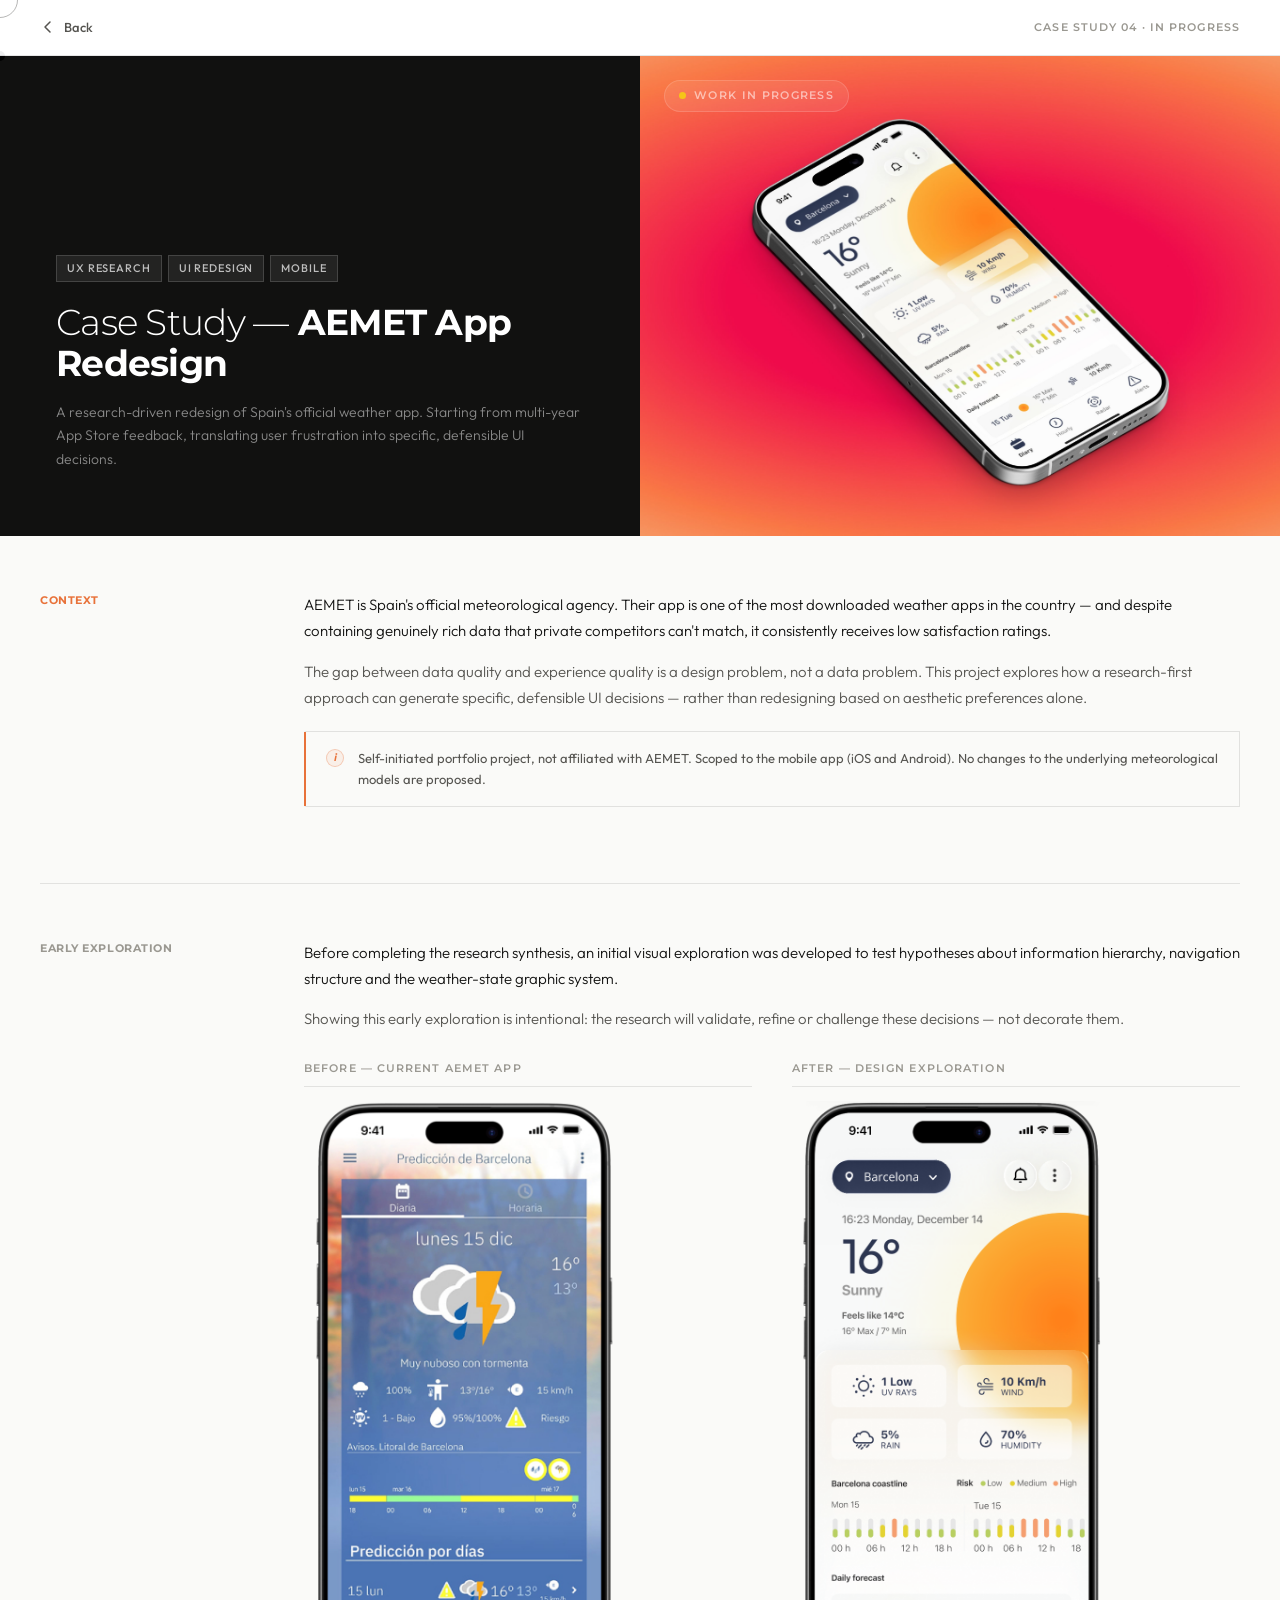
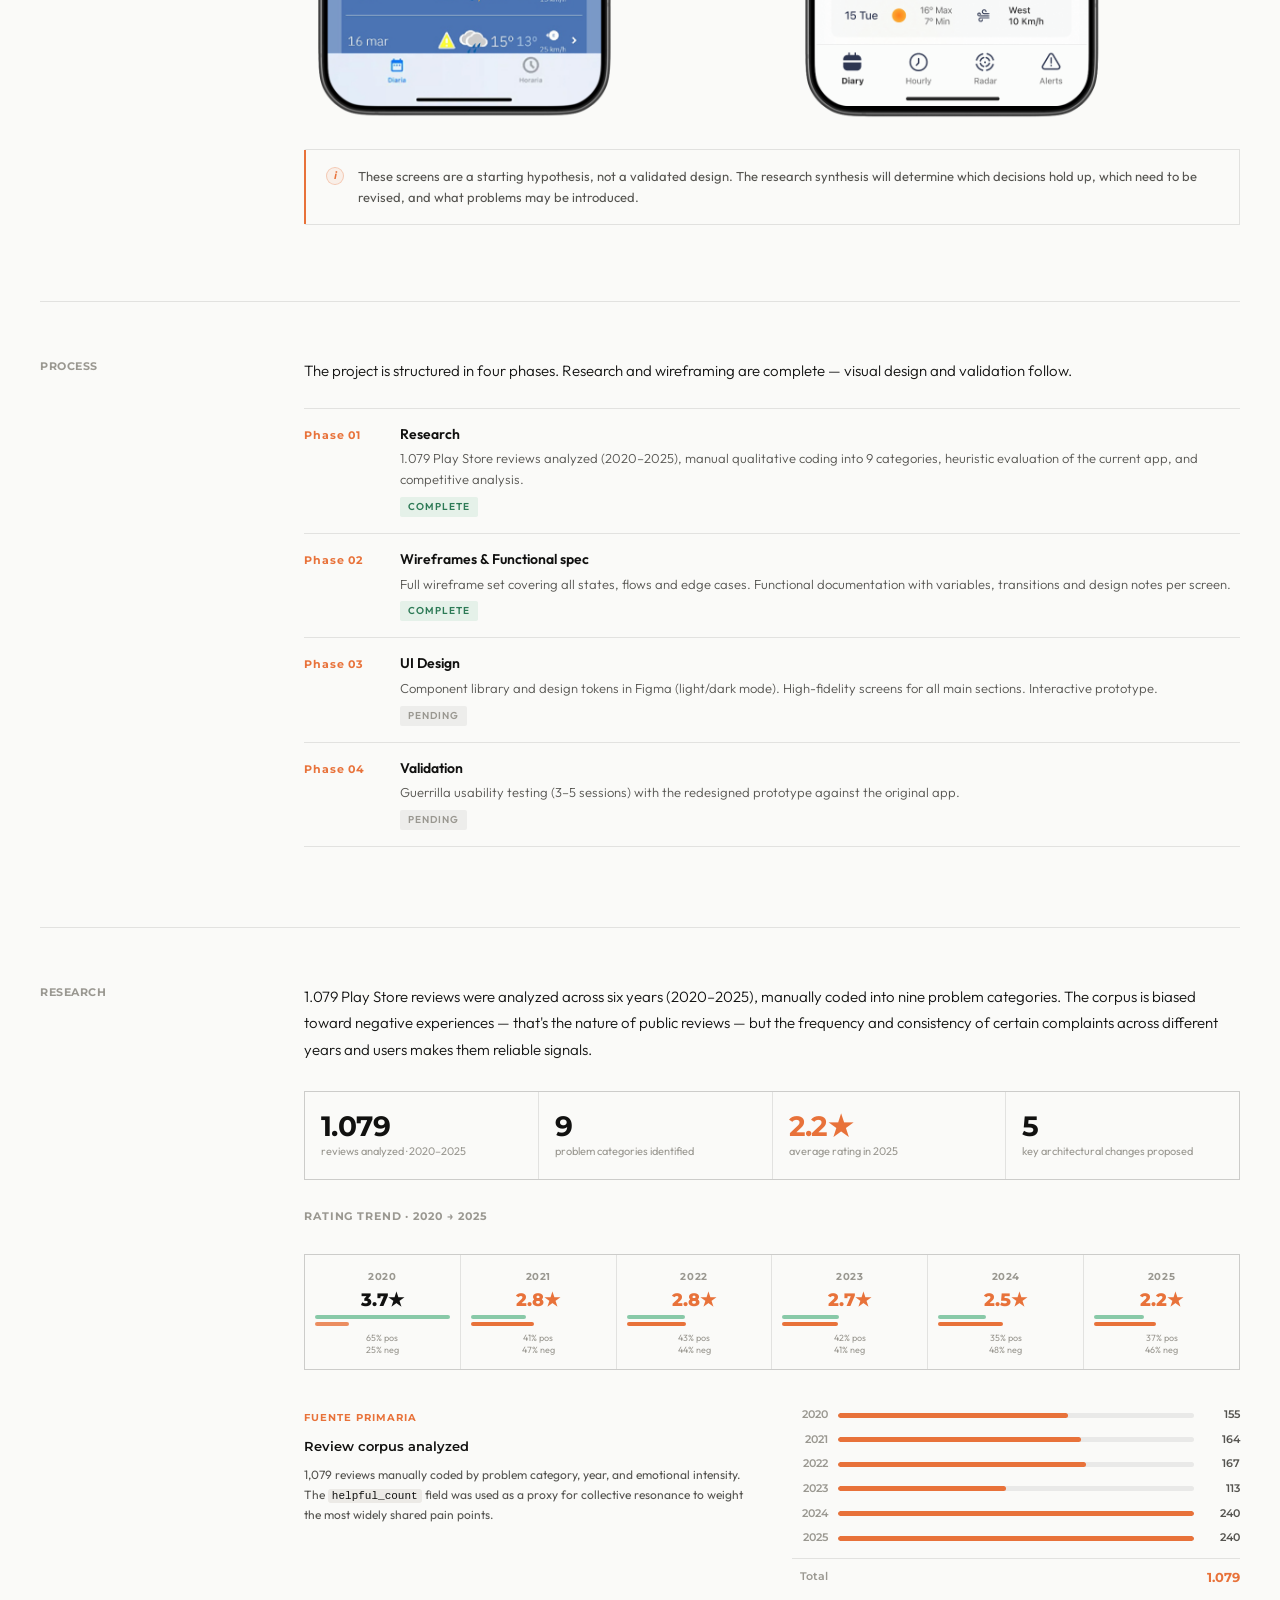
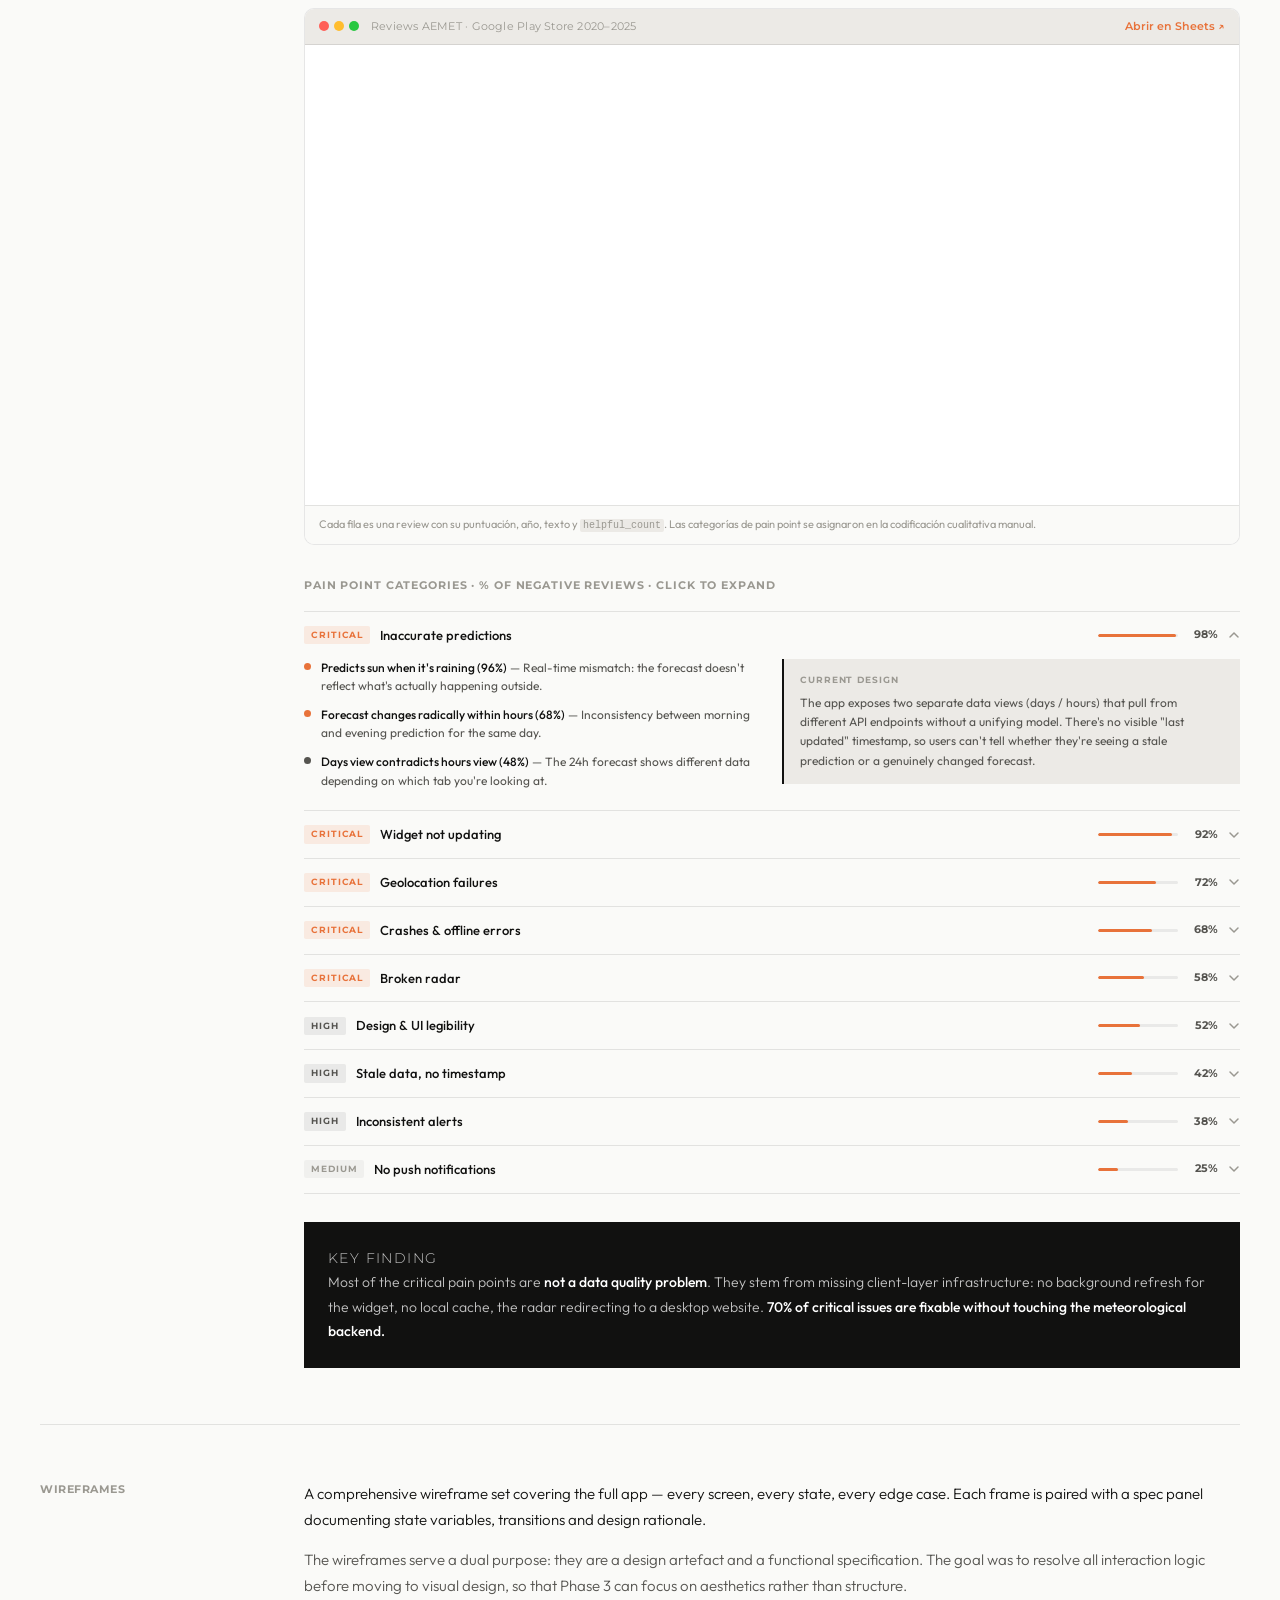
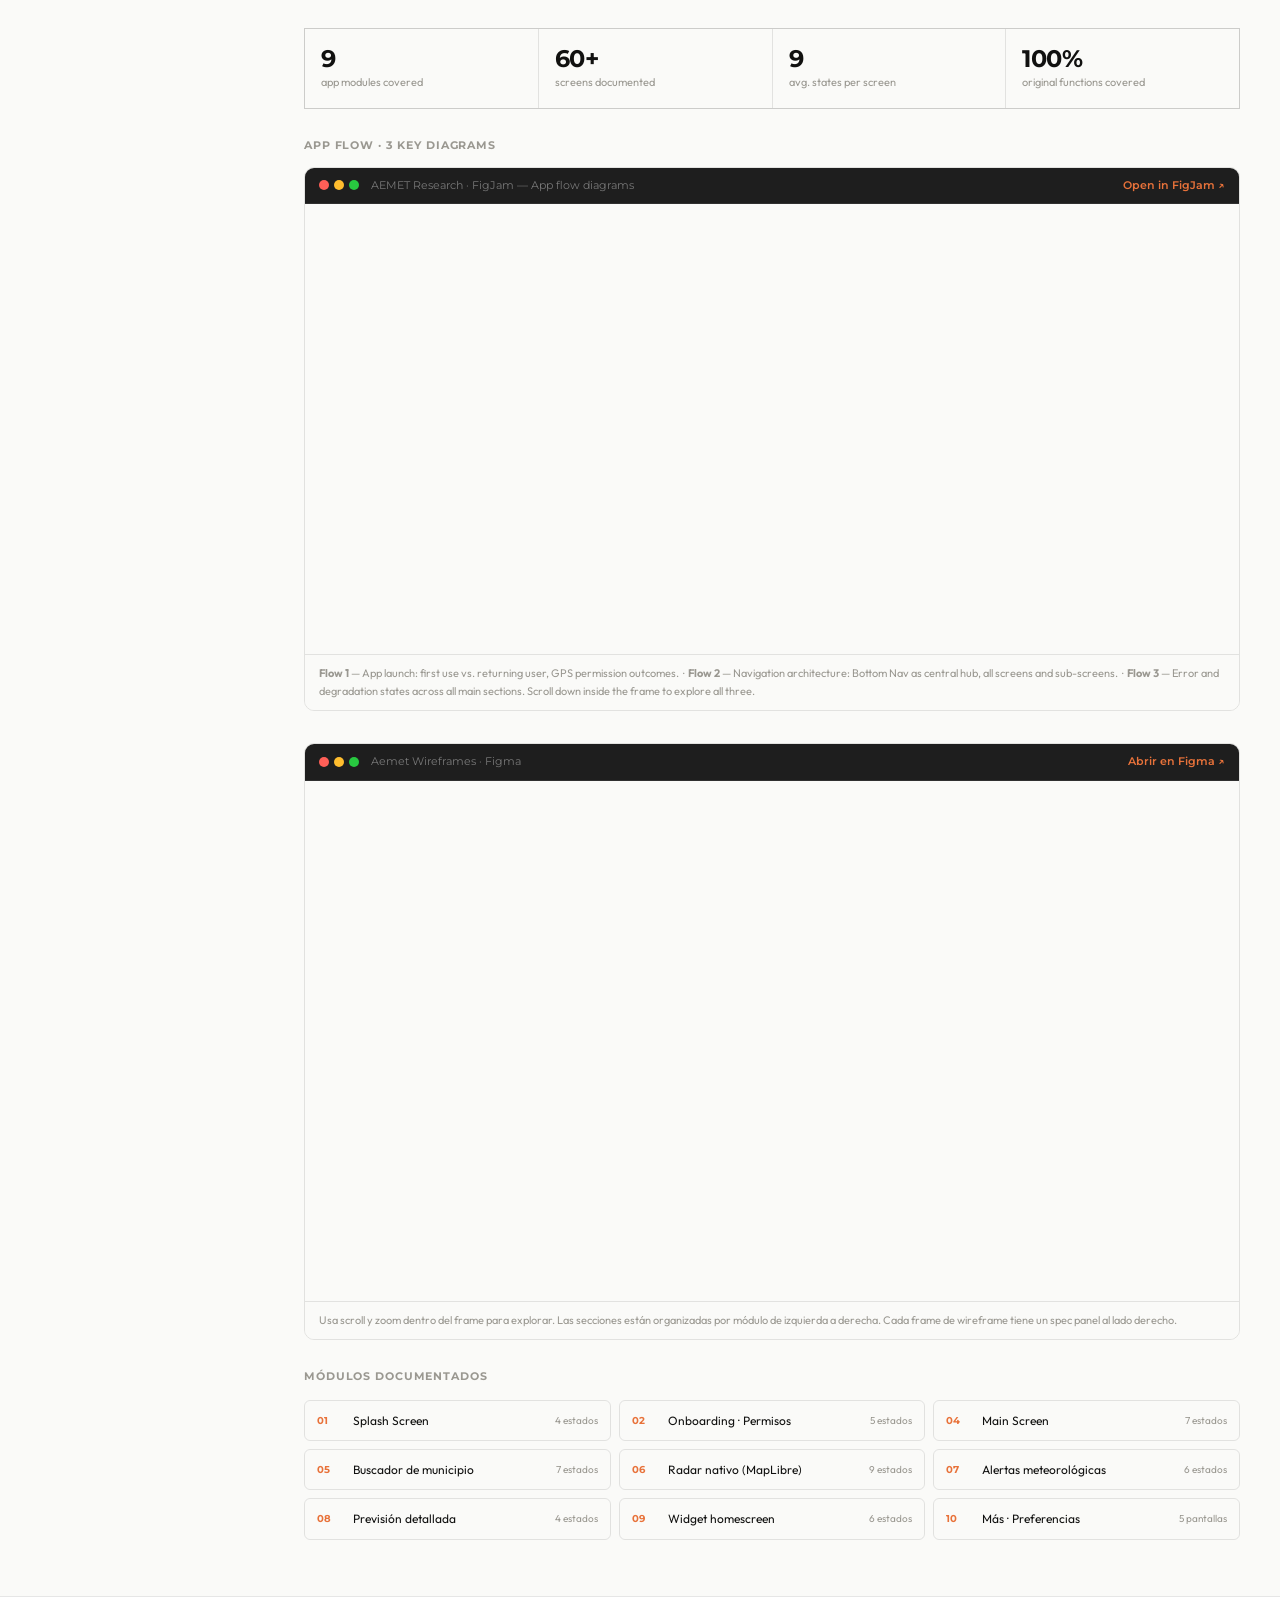
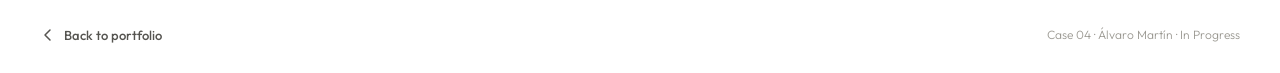
<file: case-04_v4.html>
<!DOCTYPE html>
<html lang="en">
<head>
<meta charset="UTF-8">
<link rel="icon" type="image/svg+xml" href="[data-uri]">
<meta name="viewport" content="width=device-width, initial-scale=1.0">
<title>Case Study — AEMET App Redesign · Álvaro Martín</title>
<link rel="preconnect" href="https://fonts.googleapis.com">
<link rel="preconnect" href="https://fonts.gstatic.com" crossorigin>
<link href="https://fonts.googleapis.com/css2?family=Montserrat:wght@300;400;500;600;700;800&family=Outfit:wght@300;400;500&display=swap" rel="stylesheet">
<style>
*, *::before, *::after { box-sizing: border-box; margin: 0; padding: 0; }
html { scroll-behavior: smooth; font-size: 16px; }
:root {
  --bg:#FAFAF8; --surface:#ECEAE6; --white:#FFFFFF;
  --ink:#111110; --ink-mid:#555450; --ink-light:#9A9891;
  --line:rgba(17,17,16,0.1); --accent:#E8723A;
  --ff-display:'Montserrat',sans-serif; --ff-body:'Outfit',sans-serif;
}
body { background:var(--bg); color:var(--ink); font-family:var(--ff-body); font-size:13px; line-height:1.6; overflow-x:hidden; }

#reading-progress { position:fixed; top:0; left:0; height:2px; background:var(--accent); z-index:9999; width:0%; transition:width .1s linear; }

.cursor { position:fixed; width:10px; height:10px; background:var(--ink); border-radius:50%; pointer-events:none; z-index:9999; transform:translate(-50%,-50%); mix-blend-mode:difference; }
.cursor-ring { position:fixed; width:36px; height:36px; border:1px solid rgba(17,17,16,.3); border-radius:50%; pointer-events:none; z-index:9998; transform:translate(-50%,-50%); transition:width .3s cubic-bezier(.23,1,.32,1),height .3s cubic-bezier(.23,1,.32,1); }

nav { position:fixed; top:0; left:0; right:0; z-index:200; display:flex; align-items:center; height:56px; padding:0 40px; background:rgba(255,255,255,.95); backdrop-filter:blur(16px); -webkit-backdrop-filter:blur(16px); border-bottom:1px solid var(--line); }
.nav-back { display:flex; align-items:center; gap:8px; font-size:13px; font-weight:500; color:var(--ink-mid); text-decoration:none; transition:color .15s; }
.nav-back:hover { color:var(--ink); }
.nav-back:hover svg { transform:translateX(-3px); }
.nav-back svg { transition:transform .2s; }
.nav-case-title { font-family:var(--ff-display); font-size:11px; font-weight:600; letter-spacing:.1em; text-transform:uppercase; color:var(--ink-light); margin-left:auto; }

.case-hero { width:100vw; min-height:480px; display:grid; grid-template-columns:1fr 1fr; margin-top:56px; overflow:hidden; }
.case-hero-inner { position:relative; z-index:1; padding:64px 56px; background:var(--ink); display:flex; flex-direction:column; justify-content:flex-end; }
.case-hero-visual { min-height:480px; position:relative; overflow:hidden; background:#050F1F; }
.case-hero-visual > img { position:absolute; inset:0; width:100%; height:100%; object-fit:cover; object-position:center; display:block; }
.wip-badge { position:absolute; top:24px; left:24px; display:flex; align-items:center; gap:8px; padding:6px 14px; background:rgba(255,255,255,.08); border:1px solid rgba(255,255,255,.15); border-radius:40px; z-index:2; }
.wip-dot { width:7px; height:7px; border-radius:50%; background:#F5C518; animation:blink 2s ease-in-out infinite; }
@keyframes blink { 0%,100%{opacity:1;transform:scale(1)} 50%{opacity:.4;transform:scale(.7)} }
.wip-txt { font-size:11px; font-weight:600; letter-spacing:.12em; text-transform:uppercase; color:rgba(255,255,255,.55); font-family:var(--ff-display); }

.case-tags { display:flex; flex-wrap:wrap; gap:6px; margin-bottom:20px; }
.tag { font-size:11px; font-weight:500; letter-spacing:.08em; text-transform:uppercase; padding:4px 10px; color:rgba(255,255,255,.7); background:rgba(255,255,255,.08); border:1px solid rgba(255,255,255,.15); }
.case-title-h1 { font-family:var(--ff-display); font-size:clamp(22px,2.8vw,36px); font-weight:700; letter-spacing:-.02em; line-height:1.15; color:#fff; margin-bottom:16px; }
.case-subtitle-p { font-size:14px; font-weight:300; color:rgba(255,255,255,.5); line-height:1.7; }

.container { max-width:1280px; margin:0 auto; padding:0 40px; }
.case-section { padding:56px 0; border-bottom:1px solid var(--line); display:grid; grid-template-columns:200px 1fr; gap:0 64px; align-items:start; }
.case-section:last-child { border-bottom:none; }
.sec-label { font-family:var(--ff-display); font-size:11px; font-weight:700; letter-spacing:.05em; text-transform:uppercase; color:var(--ink); display:block; position:sticky; top:80px; }
.cs-content { min-width:0; }
p.lead-p { font-size:15px; font-weight:300; color:var(--ink); line-height:1.75; margin-bottom:14px; }
p.body-p { font-size:15px; font-weight:300; color:var(--ink-mid); line-height:1.75; margin-bottom:14px; }

.context-box { background:transparent; border:1px solid rgba(17,17,16,.1); border-left:2px solid var(--accent); padding:16px 20px; margin:20px 0; display:flex; gap:14px; align-items:flex-start; }
.context-box-icon { width:18px; height:18px; border-radius:50%; background:rgba(232,114,58,.08); border:1px solid rgba(232,114,58,.3); display:flex; align-items:center; justify-content:center; flex-shrink:0; margin-top:1px; color:var(--accent); font-family:var(--ff-display); font-size:10px; font-weight:700; font-style:italic; line-height:1; }
.context-box p { font-size:13px; color:var(--ink-mid); margin:0; line-height:1.6; }

.steps-list { list-style:none; margin:24px 0; }
.step-item { display:grid; grid-template-columns:80px 1fr; gap:16px; align-items:start; padding:16px 0; border-bottom:1px solid var(--line); }
.step-item:first-child { border-top:1px solid var(--line); }
.step-num { font-family:var(--ff-display); font-size:11px; font-weight:700; letter-spacing:.08em; color:var(--accent); padding-top:2px; }
.step-title { font-size:14px; font-weight:600; color:var(--ink); margin-bottom:4px; line-height:1.4; }
.step-desc { font-size:13px; font-weight:300; color:var(--ink-mid); line-height:1.6; }
.step-status { display:inline-block; margin-top:7px; font-size:10px; font-weight:600; letter-spacing:.1em; text-transform:uppercase; padding:2px 8px; border-radius:2px; }
.status-done    { background:rgba(76,175,125,.12); color:#2d7a56; }
.status-partial { background:rgba(232,114,58,.1); color:var(--accent); }
.status-pending { background:rgba(17,17,16,.05); color:var(--ink-light); }

.ba-wrap { display:grid; grid-template-columns:1fr 1fr; gap:40px; margin:28px 0; align-items:start; }
.ba-col-label { font-size:11px; font-weight:600; letter-spacing:.1em; text-transform:uppercase; color:var(--ink-light); margin-bottom:14px; padding-bottom:8px; border-bottom:1px solid var(--line); font-family:var(--ff-display); }

/* Phone frames */
.phone-before { background:linear-gradient(180deg,#1a5fa8 0%,#0d3a6b 40%,#1a2a4a 100%); display:flex; flex-direction:column; padding:14px 12px; gap:7px; height:100%; }
.pb-topbar { display:flex; justify-content:space-between; align-items:center; }
.pb-title { font-size:8px; color:rgba(255,255,255,.6); font-family:var(--ff-display); letter-spacing:.04em; }
.pb-tabs { display:flex; border-bottom:1px solid rgba(255,255,255,.2); }
.pb-tab { font-size:8px; color:rgba(255,255,255,.45); padding:4px 10px; font-family:var(--ff-display); font-weight:600; letter-spacing:.06em; }
.pb-tab.on { color:#fff; border-bottom:2px solid #fff; }
.pb-icon { font-size:30px; text-align:center; }
.pb-temp { font-size:26px; font-weight:700; color:#fff; text-align:center; font-family:var(--ff-display); }
.pb-desc { font-size:8px; color:rgba(255,255,255,.55); text-align:center; letter-spacing:.04em; }
.pb-row { display:flex; justify-content:space-between; background:rgba(255,255,255,.09); border-radius:4px; padding:5px 6px; }
.pb-cell { display:flex; flex-direction:column; align-items:center; gap:1px; }
.pb-cell-i { font-size:9px; }
.pb-cell-v { font-size:8px; color:#fff; font-weight:600; font-family:var(--ff-display); }
.pb-cell-l { font-size:6px; color:rgba(255,255,255,.4); letter-spacing:.06em; text-transform:uppercase; font-family:var(--ff-display); }
.pb-alert { background:rgba(245,166,35,.12); border:1px solid rgba(245,166,35,.3); border-radius:4px; padding:5px 7px; font-size:7px; color:rgba(255,255,255,.6); }
.pb-section { font-size:7px; color:rgba(255,255,255,.35); font-family:var(--ff-display); font-weight:600; letter-spacing:.06em; text-transform:uppercase; }
.pb-days { display:flex; flex-direction:column; gap:3px; }
.pb-day { display:flex; justify-content:space-between; align-items:center; padding:3px 0; border-bottom:1px solid rgba(255,255,255,.08); }
.pb-dl { font-size:7px; color:rgba(255,255,255,.5); font-family:var(--ff-display); }
.pb-di { font-size:9px; }
.pb-dt { font-size:8px; color:#fff; font-weight:600; font-family:var(--ff-display); }
.phone-after { background:#F5F3EF; display:flex; flex-direction:column; padding:12px 10px; gap:5px; height:100%; }
.pa-topbar { display:flex; justify-content:space-between; align-items:center; }
.pa-pill { background:#111; border-radius:20px; padding:4px 10px; display:flex; align-items:center; gap:4px; }
.pa-pill-t { font-size:8px; color:#fff; font-family:var(--ff-display); font-weight:600; letter-spacing:.04em; }
.pa-pill-a { font-size:7px; color:rgba(255,255,255,.45); }
.pa-icons { display:flex; gap:7px; font-size:11px; opacity:.45; }
.pa-date { font-size:8px; color:var(--ink-light); letter-spacing:.03em; }
.pa-big { position:relative; }
.pa-temp { font-size:42px; font-weight:800; color:var(--ink); font-family:var(--ff-display); letter-spacing:-.03em; line-height:1; }
.pa-sun { position:absolute; right:0; top:-2px; width:42px; height:42px; border-radius:50%; background:radial-gradient(circle,#FFAE42 0%,#FF8C00 70%,transparent 100%); opacity:.8; }
.pa-cond { font-size:10px; color:var(--ink-mid); font-weight:300; }
.pa-feels { font-size:8px; color:var(--ink-light); }
.pa-grid { display:grid; grid-template-columns:1fr 1fr; gap:4px; }
.pa-card { background:#fff; border-radius:7px; padding:7px; display:flex; flex-direction:column; gap:2px; }
.pa-card-i { font-size:10px; opacity:.55; }
.pa-card-v { font-size:11px; font-weight:700; color:var(--ink); font-family:var(--ff-display); }
.pa-card-l { font-size:6px; color:var(--ink-light); text-transform:uppercase; letter-spacing:.06em; font-family:var(--ff-display); }
.pa-zone { font-size:7px; font-weight:600; color:var(--ink); font-family:var(--ff-display); letter-spacing:.06em; text-transform:uppercase; }
.pa-dots { display:flex; gap:2px; align-items:center; }
.dot { width:6px; height:6px; border-radius:50%; }
.dot.lo { background:#4CAF7D; }
.dot.me { background:#F5A623; }
.dot.hi { background:#D0342C; }
.pa-fc-label { font-size:7px; font-weight:600; color:var(--ink); font-family:var(--ff-display); letter-spacing:.06em; text-transform:uppercase; }
.pa-fc-row { display:flex; justify-content:space-between; align-items:center; background:#fff; border-radius:6px; padding:6px 8px; }
.pa-fc-d { font-size:8px; font-weight:600; color:var(--ink); font-family:var(--ff-display); }
.pa-fc-i { font-size:9px; }
.pa-fc-t { font-size:7px; color:var(--ink-mid); font-family:var(--ff-display); }
.pa-nav { display:flex; justify-content:space-around; padding:5px 0 0; border-top:1px solid var(--line); margin-top:auto; }
.pa-ni { display:flex; flex-direction:column; align-items:center; gap:2px; opacity:.38; }
.pa-ni.on { opacity:1; }
.pa-ni-i { font-size:10px; }
.pa-ni-l { font-size:6px; color:var(--ink-light); font-family:var(--ff-display); font-weight:600; letter-spacing:.06em; text-transform:uppercase; }
.pa-ni.on .pa-ni-l { color:var(--ink); }

/* Research */
.res-stats { display:grid; grid-template-columns:repeat(4,1fr); gap:1px; background:var(--line); border:1px solid var(--line); margin:28px 0; }
.res-stat { background:var(--bg); padding:20px 16px; display:flex; flex-direction:column; gap:4px; }
.res-stat-num { font-family:var(--ff-display); font-size:28px; font-weight:700; color:var(--ink); letter-spacing:-.02em; line-height:1; }
.res-stat-label { font-size:11px; color:var(--ink-light); font-weight:400; line-height:1.4; }

.res-chart-wrap { margin:28px 0; }
.res-chart-title { font-size:11px; font-weight:700; font-family:var(--ff-display); letter-spacing:.08em; text-transform:uppercase; color:var(--ink-light); margin-bottom:16px; }
.res-trend { display:grid; grid-template-columns:repeat(6,1fr); gap:1px; background:var(--line); border:1px solid var(--line); margin:28px 0; }
.res-trend-col { background:var(--bg); padding:14px 10px; display:flex; flex-direction:column; align-items:center; gap:6px; }
.res-trend-year { font-size:10px; font-weight:700; font-family:var(--ff-display); letter-spacing:.06em; color:var(--ink-light); }
.res-trend-star { font-family:var(--ff-display); font-size:18px; font-weight:800; color:var(--ink); line-height:1; }
.res-trend-star.low { color:var(--accent); }
.res-trend-bar-wrap { width:100%; display:flex; flex-direction:column; gap:3px; }
.res-trend-seg { height:4px; border-radius:2px; width:100%; }
.res-trend-pos { background:#4CAF7D; }
.res-trend-neg { background:var(--accent); }
.res-trend-label { font-size:9px; color:var(--ink-light); text-align:center; line-height:1.3; }

.res-insight { margin:28px 0 0; background:var(--ink); padding:24px; }
.res-insight-flag { font-size:10px; font-weight:700; font-family:var(--ff-display); letter-spacing:.1em; text-transform:uppercase; color:var(--accent); margin-bottom:8px; }
.res-insight p { font-size:14px; font-weight:300; color:rgba(255,255,255,.75); line-height:1.75; margin:0; }
.res-insight strong { color:#fff; font-weight:500; }

/* Pain point cards */
.pp-card { border-bottom:1px solid var(--line); }
.pp-card:first-of-type { border-top:1px solid var(--line); }
.pp-summary { list-style:none; display:flex; align-items:center; justify-content:space-between; gap:16px; padding:13px 0; cursor:pointer; user-select:none; }
.pp-summary::-webkit-details-marker { display:none; }
.pp-sum-left { display:flex; align-items:center; gap:10px; min-width:0; }
.pp-sum-right { display:flex; align-items:center; gap:10px; flex-shrink:0; }
.pp-badge { font-size:9px; font-weight:700; letter-spacing:.1em; text-transform:uppercase; font-family:var(--ff-display); padding:2px 7px; border-radius:2px; flex-shrink:0; }
.pp-crit { background:rgba(232,114,58,.12); color:var(--accent); }
.pp-hi   { background:rgba(17,17,16,.07); color:var(--ink-mid); }
.pp-med  { background:rgba(17,17,16,.04); color:var(--ink-light); }
.pp-name { font-size:13px; font-weight:500; color:var(--ink); }
.pp-mini-track { width:80px; height:3px; background:rgba(17,17,16,.07); border-radius:2px; overflow:hidden; }
.pp-mini-fill { height:100%; border-radius:2px; background:var(--accent); }
.pp-pct { font-family:var(--ff-display); font-size:11px; font-weight:700; color:var(--ink-mid); width:30px; text-align:right; }
.pp-chevron { color:var(--ink-light); transition:transform .2s; flex-shrink:0; }
details[open] .pp-chevron { transform:rotate(180deg); }
.pp-body { padding:0 0 20px 0; display:grid; grid-template-columns:1fr 1fr; gap:20px; align-items:start; }
.pp-sub-list { display:flex; flex-direction:column; gap:10px; }
.pp-sub { display:flex; gap:10px; align-items:flex-start; font-size:12px; color:var(--ink-mid); line-height:1.55; }
.pp-sub strong { color:var(--ink); font-weight:500; }
.pp-dot { width:7px; height:7px; border-radius:50%; flex-shrink:0; margin-top:4px; }
.pp-dot-crit { background:var(--accent); }
.pp-dot-hi   { background:var(--ink-mid); }
.pp-dot-med  { background:var(--ink-light); }
.pp-design-link { background:var(--surface); padding:14px 16px; border-left:2px solid var(--ink); }
.pp-dl-label { display:block; font-size:9px; font-weight:700; letter-spacing:.1em; text-transform:uppercase; font-family:var(--ff-display); color:var(--ink-light); margin-bottom:6px; }
.pp-design-link p { font-size:12px; color:var(--ink-mid); line-height:1.6; margin:0; }

/* ── CORPUS BLOCK ── */
.corpus-block { margin:36px 0 0; }
.corpus-header { display:grid; grid-template-columns:1fr 1fr; gap:2.5rem; align-items:start; margin-bottom:20px; }
.corpus-tag { display:inline-block; font-size:10px; text-transform:uppercase; letter-spacing:.1em; color:var(--accent); font-family:var(--ff-display); font-weight:700; margin-bottom:6px; }
.corpus-title { font-size:13px; font-weight:600; color:var(--ink); margin:4px 0 8px; font-family:var(--ff-display); }
.corpus-desc { font-size:12px; line-height:1.65; color:var(--ink-mid); font-family:var(--ff-body); margin:0; }
.corpus-desc code { font-size:11px; background:var(--surface); padding:.1em .35em; border-radius:3px; color:var(--ink); font-family:'SF Mono','Fira Code',monospace; }
.corpus-years { display:flex; flex-direction:column; gap:7px; }
.corpus-year { display:grid; grid-template-columns:36px 1fr 36px; align-items:center; gap:10px; }
.corpus-year-label { font-size:11px; color:var(--ink-light); font-family:var(--ff-display); font-weight:600; text-align:right; }
.corpus-year-bar-wrap { height:5px; background:rgba(17,17,16,.07); border-radius:3px; overflow:hidden; }
.corpus-year-bar { height:100%; background:var(--accent); border-radius:3px; }
.corpus-year-count { font-size:11px; color:var(--ink-mid); font-family:var(--ff-display); font-weight:600; text-align:right; }
.corpus-year--total { margin-top:4px; padding-top:8px; border-top:1px solid var(--line); grid-template-columns:36px 1fr 48px; }
.corpus-year-count--total { font-size:13px; color:var(--accent); font-weight:700; }

.sheets-embed-wrapper { border:1px solid var(--line); border-radius:10px; overflow:hidden; background:var(--white); }
.sheets-embed-toolbar { display:flex; align-items:center; gap:6px; padding:9px 14px; background:var(--surface); border-bottom:1px solid var(--line); }
.sheets-dots { display:flex; gap:5px; }
.sheets-dot { width:10px; height:10px; border-radius:50%; }
.sheets-dot--r { background:#ff5f57; }
.sheets-dot--y { background:#ffbd2e; }
.sheets-dot--g { background:#28c840; }
.sheets-embed-name { flex:1; font-size:11px; color:var(--ink-light); font-family:var(--ff-display); margin-left:6px; letter-spacing:.02em; }
.sheets-embed-link { font-size:11px; color:var(--accent); text-decoration:none; font-family:var(--ff-display); font-weight:600; white-space:nowrap; }
.sheets-embed-link:hover { text-decoration:underline; }
.sheets-embed-frame { position:relative; width:100%; height:460px; }
.sheets-embed-frame iframe { width:100%; height:100%; border:none; display:block; }
.sheets-embed-caption { padding:10px 14px; font-size:11px; color:var(--ink-light); font-family:var(--ff-body); border-top:1px solid var(--line); background:var(--bg); margin:0; }
.sheets-embed-caption code { font-size:10px; background:var(--surface); padding:.1em .3em; border-radius:2px; }

/* ── WIREFRAMES SECTION ── */
.wf-stats { display:grid; grid-template-columns:repeat(4,1fr); gap:1px; background:var(--line); border:1px solid var(--line); margin:28px 0; }
.wf-stat { background:var(--bg); padding:18px 16px; display:flex; flex-direction:column; gap:4px; }
.wf-stat-num { font-family:var(--ff-display); font-size:24px; font-weight:700; color:var(--ink); letter-spacing:-.02em; line-height:1; }
.wf-stat-label { font-size:11px; color:var(--ink-light); font-weight:400; line-height:1.4; }

.figma-embed-wrapper { border:1px solid var(--line); border-radius:10px; overflow:hidden; margin:0 0 28px; }
.figma-embed-header { display:flex; align-items:center; gap:6px; padding:9px 14px; background:#1e1e1e; border-bottom:1px solid rgba(255,255,255,.08); }
.figma-dots { display:flex; gap:5px; }
.figma-dot { width:10px; height:10px; border-radius:50%; }
.figma-dot--r { background:#ff5f57; }
.figma-dot--y { background:#ffbd2e; }
.figma-dot--g { background:#28c840; }
.figma-embed-title { flex:1; font-size:11px; color:rgba(255,255,255,.4); font-family:var(--ff-display); margin-left:6px; }
.figma-embed-open { font-size:11px; color:var(--accent); text-decoration:none; font-family:var(--ff-display); font-weight:600; white-space:nowrap; }
.figma-embed-open:hover { text-decoration:underline; }
.figma-embed-container { position:relative; width:100%; height:520px; }
.figma-embed-container iframe { position:absolute; top:0; left:0; width:100%; height:100%; border:none; }
.figma-embed-note { padding:10px 14px; font-size:11px; color:var(--ink-light); font-family:var(--ff-body); border-top:1px solid var(--line); background:var(--bg); margin:0; }

.wf-index-title { font-size:11px; font-weight:700; font-family:var(--ff-display); letter-spacing:.08em; text-transform:uppercase; color:var(--ink-light); margin-bottom:14px; }
.wf-index-grid { display:grid; grid-template-columns:repeat(3,1fr); gap:8px; }
.wf-module { display:grid; grid-template-columns:28px 1fr auto; align-items:center; gap:8px; padding:10px 12px; border:1px solid var(--line); border-radius:6px; }
.wf-module-num { font-size:10px; font-weight:700; color:var(--accent); font-family:var(--ff-display); }
.wf-module-name { font-size:12px; color:var(--ink); font-family:var(--ff-body); }
.wf-module-states { font-size:10px; color:var(--ink-light); white-space:nowrap; }

/* Footer */
.case-footer { background:var(--white); border-top:1px solid var(--line); padding:28px 40px; display:flex; justify-content:space-between; align-items:center; }
.footer-back { display:flex; align-items:center; gap:8px; font-size:13px; font-weight:500; color:var(--ink-mid); text-decoration:none; transition:color .15s; }
.footer-back:hover { color:var(--ink); }
.footer-meta { font-size:12px; color:var(--ink-light); font-weight:300; }

@media (max-width:768px) {
  body { cursor:auto; }
  .cursor,.cursor-ring { display:none; }
  nav { padding:0 20px; }
  .case-hero { grid-template-columns:1fr; }
  .case-hero-visual { min-height:200px; order:-1; }
  .case-hero-inner { padding:40px 20px; }
  .container { padding:0 20px; }
  .case-section { grid-template-columns:1fr; gap:16px; }
  .sec-label { position:static; }
  .ba-wrap { grid-template-columns:1fr; max-width:260px; margin:28px auto; }
  .step-item { grid-template-columns:60px 1fr; }
  .case-footer { padding:20px; flex-direction:column; gap:10px; }
  .res-stats { grid-template-columns:1fr 1fr; }
  .corpus-header { grid-template-columns:1fr; }
  .wf-index-grid { grid-template-columns:1fr; }
  .wf-stats { grid-template-columns:1fr 1fr; }
  .pp-body { grid-template-columns:1fr; }
  .pp-mini-track { width:48px; }
}
</style>
<link rel="stylesheet" href="case-shared.css">
<script defer src="https://cloud.umami.is/script.js" data-website-id="97c50e8f-9948-47c2-a68f-99a63300da16"></script>
</head>
<body>

<div id="reading-progress" aria-hidden="true"></div>
<div id="cursorDot" class="cursor"></div>
<div id="cursorRing" class="cursor-ring"></div>

<nav>
  <a href="index.html" class="nav-back">
    <svg width="16" height="16" viewBox="0 0 16 16" fill="none"><path d="M10 3L5 8l5 5" stroke="currentColor" stroke-width="1.5" stroke-linecap="round" stroke-linejoin="round"/></svg>
    Back
  </a>
  <span class="nav-case-title">Case Study 04 · In Progress</span>
</nav>

<div class="case-hero">
  <div class="case-hero-inner">
    <div class="case-tags">
      <span class="tag">UX Research</span>
      <span class="tag">UI Redesign</span>
      <span class="tag">Mobile</span>
    </div>
    <h1 class="case-title-h1"><span style="font-weight:300;">Case Study —</span> AEMET App Redesign</h1>
    <p class="case-subtitle-p">A research-driven redesign of Spain's official weather app. Starting from multi-year App Store feedback, translating user frustration into specific, defensible UI decisions.</p>
  </div>
  <div class="case-hero-visual">
    <img src="assets/cabecera.jpg" alt="AEMET App Redesign hero">
    <div class="wip-badge">
      <div class="wip-dot"></div>
      <span class="wip-txt">Work in progress</span>
    </div>
  </div>
</div>

<div class="container">

  <!-- CONTEXT -->
  <div class="case-section">
    <div class="sec-label">Context</div>
    <div class="cs-content">
      <p class="lead-p">AEMET is Spain's official meteorological agency. Their app is one of the most downloaded weather apps in the country — and despite containing genuinely rich data that private competitors can't match, it consistently receives low satisfaction ratings.</p>
      <p class="body-p">The gap between data quality and experience quality is a design problem, not a data problem. This project explores how a research-first approach can generate specific, defensible UI decisions — rather than redesigning based on aesthetic preferences alone.</p>
      <div class="context-box">
        <span class="context-box-icon">i</span>
        <p>Self-initiated portfolio project, not affiliated with AEMET. Scoped to the mobile app (iOS and Android). No changes to the underlying meteorological models are proposed.</p>
      </div>
    </div>
  </div>

  <!-- EARLY EXPLORATION -->
  <div class="case-section">
    <div class="sec-label">Early Exploration</div>
    <div class="cs-content">
      <p class="lead-p">Before completing the research synthesis, an initial visual exploration was developed to test hypotheses about information hierarchy, navigation structure and the weather-state graphic system.</p>
      <p class="body-p">Showing this early exploration is intentional: the research will validate, refine or challenge these decisions — not decorate them.</p>
      <div class="ba-wrap">
        <div>
          <p class="ba-col-label">Before — Current AEMET App</p>
          <img src="assets/case4-antes.png" alt="Current AEMET app — before redesign" style="display:block;max-height:620px;width:auto;max-width:100%;border-radius:16px;">
        </div>
        <div>
          <p class="ba-col-label">After — Design Exploration</p>
          <img src="assets/case4-despues.png" alt="Redesigned AEMET app — design exploration" style="display:block;max-height:620px;width:auto;max-width:100%;border-radius:16px;">
        </div>
      </div>
      <div class="context-box">
        <span class="context-box-icon">i</span>
        <p>These screens are a starting hypothesis, not a validated design. The research synthesis will determine which decisions hold up, which need to be revised, and what problems may be introduced.</p>
      </div>
    </div>
  </div>

  <!-- PROCESS -->
  <div class="case-section">
    <div class="sec-label">Process</div>
    <div class="cs-content">
      <p class="lead-p">The project is structured in four phases. Research and wireframing are complete — visual design and validation follow.</p>
      <ul class="steps-list">
        <li class="step-item"><div class="step-num">Phase 01</div><div><p class="step-title">Research</p><p class="step-desc">1.079 Play Store reviews analyzed (2020–2025), manual qualitative coding into 9 categories, heuristic evaluation of the current app, and competitive analysis.</p><span class="step-status status-done">Complete</span></div></li>
        <li class="step-item"><div class="step-num">Phase 02</div><div><p class="step-title">Wireframes &amp; Functional spec</p><p class="step-desc">Full wireframe set covering all states, flows and edge cases. Functional documentation with variables, transitions and design notes per screen.</p><span class="step-status status-done">Complete</span></div></li>
        <li class="step-item"><div class="step-num">Phase 03</div><div><p class="step-title">UI Design</p><p class="step-desc">Component library and design tokens in Figma (light/dark mode). High-fidelity screens for all main sections. Interactive prototype.</p><span class="step-status status-pending">Pending</span></div></li>
        <li class="step-item"><div class="step-num">Phase 04</div><div><p class="step-title">Validation</p><p class="step-desc">Guerrilla usability testing (3–5 sessions) with the redesigned prototype against the original app.</p><span class="step-status status-pending">Pending</span></div></li>
      </ul>
    </div>
  </div>

  <!-- RESEARCH -->
  <div class="case-section">
    <div class="sec-label">Research</div>
    <div class="cs-content">
      <p class="lead-p">1.079 Play Store reviews were analyzed across six years (2020–2025), manually coded into nine problem categories. The corpus is biased toward negative experiences — that's the nature of public reviews — but the frequency and consistency of certain complaints across different years and users makes them reliable signals.</p>

      <div class="res-stats">
        <div class="res-stat">
          <span class="res-stat-num">1.079</span>
          <span class="res-stat-label">reviews analyzed · 2020–2025</span>
        </div>
        <div class="res-stat">
          <span class="res-stat-num">9</span>
          <span class="res-stat-label">problem categories identified</span>
        </div>
        <div class="res-stat">
          <span class="res-stat-num" style="color:var(--accent)">2.2★</span>
          <span class="res-stat-label">average rating in 2025</span>
        </div>
        <div class="res-stat">
          <span class="res-stat-num">5</span>
          <span class="res-stat-label">key architectural changes proposed</span>
        </div>
      </div>

      <p class="res-chart-title">Rating trend · 2020 → 2025</p>
      <div class="res-trend">
        <div class="res-trend-col">
          <span class="res-trend-year">2020</span><span class="res-trend-star">3.7★</span>
          <div class="res-trend-bar-wrap"><div class="res-trend-seg res-trend-pos" style="opacity:.65"></div><div class="res-trend-seg res-trend-neg" style="width:25%;opacity:.8"></div></div>
          <span class="res-trend-label">65% pos<br>25% neg</span>
        </div>
        <div class="res-trend-col">
          <span class="res-trend-year">2021</span><span class="res-trend-star low">2.8★</span>
          <div class="res-trend-bar-wrap"><div class="res-trend-seg res-trend-pos" style="width:41%;opacity:.65"></div><div class="res-trend-seg res-trend-neg" style="width:47%"></div></div>
          <span class="res-trend-label">41% pos<br>47% neg</span>
        </div>
        <div class="res-trend-col">
          <span class="res-trend-year">2022</span><span class="res-trend-star low">2.8★</span>
          <div class="res-trend-bar-wrap"><div class="res-trend-seg res-trend-pos" style="width:43%;opacity:.65"></div><div class="res-trend-seg res-trend-neg" style="width:44%"></div></div>
          <span class="res-trend-label">43% pos<br>44% neg</span>
        </div>
        <div class="res-trend-col">
          <span class="res-trend-year">2023</span><span class="res-trend-star low">2.7★</span>
          <div class="res-trend-bar-wrap"><div class="res-trend-seg res-trend-pos" style="width:42%;opacity:.65"></div><div class="res-trend-seg res-trend-neg" style="width:41%"></div></div>
          <span class="res-trend-label">42% pos<br>41% neg</span>
        </div>
        <div class="res-trend-col">
          <span class="res-trend-year">2024</span><span class="res-trend-star low">2.5★</span>
          <div class="res-trend-bar-wrap"><div class="res-trend-seg res-trend-pos" style="width:35%;opacity:.65"></div><div class="res-trend-seg res-trend-neg" style="width:48%"></div></div>
          <span class="res-trend-label">35% pos<br>48% neg</span>
        </div>
        <div class="res-trend-col">
          <span class="res-trend-year">2025</span><span class="res-trend-star low">2.2★</span>
          <div class="res-trend-bar-wrap"><div class="res-trend-seg res-trend-pos" style="width:37%;opacity:.65"></div><div class="res-trend-seg res-trend-neg" style="width:46%"></div></div>
          <span class="res-trend-label">37% pos<br>46% neg</span>
        </div>
      </div>

      <!-- Corpus de datos -->
      <div class="corpus-block">
        <div class="corpus-header">
          <div>
            <span class="corpus-tag">Fuente primaria</span>
            <h3 class="corpus-title">Review corpus analyzed</h3>
            <p class="corpus-desc">1,079 reviews manually coded by problem category, year, and emotional intensity. The <code>helpful_count</code> field was used as a proxy for collective resonance to weight the most widely shared pain points.</p>
          </div>
          <div class="corpus-years">
            <div class="corpus-year"><span class="corpus-year-label">2020</span><div class="corpus-year-bar-wrap"><div class="corpus-year-bar" style="width:calc(155/240*100%)"></div></div><span class="corpus-year-count">155</span></div>
            <div class="corpus-year"><span class="corpus-year-label">2021</span><div class="corpus-year-bar-wrap"><div class="corpus-year-bar" style="width:calc(164/240*100%)"></div></div><span class="corpus-year-count">164</span></div>
            <div class="corpus-year"><span class="corpus-year-label">2022</span><div class="corpus-year-bar-wrap"><div class="corpus-year-bar" style="width:calc(167/240*100%)"></div></div><span class="corpus-year-count">167</span></div>
            <div class="corpus-year"><span class="corpus-year-label">2023</span><div class="corpus-year-bar-wrap"><div class="corpus-year-bar" style="width:calc(113/240*100%)"></div></div><span class="corpus-year-count">113</span></div>
            <div class="corpus-year"><span class="corpus-year-label">2024</span><div class="corpus-year-bar-wrap"><div class="corpus-year-bar" style="width:100%"></div></div><span class="corpus-year-count">240</span></div>
            <div class="corpus-year"><span class="corpus-year-label">2025</span><div class="corpus-year-bar-wrap"><div class="corpus-year-bar" style="width:100%"></div></div><span class="corpus-year-count">240</span></div>
            <div class="corpus-year corpus-year--total"><span class="corpus-year-label">Total</span><div></div><span class="corpus-year-count corpus-year-count--total">1.079</span></div>
          </div>
        </div>
        <div class="sheets-embed-wrapper">
          <div class="sheets-embed-toolbar">
            <div class="sheets-dots"><span class="sheets-dot sheets-dot--r"></span><span class="sheets-dot sheets-dot--y"></span><span class="sheets-dot sheets-dot--g"></span></div>
            <span class="sheets-embed-name">Reviews AEMET · Google Play Store 2020–2025</span>
            <a href="https://docs.google.com/spreadsheets/d/1_h6e6yQ2dcuulC0BROzGFBQHoZO9IVssktfG7DYquDI/edit?usp=sharing" target="_blank" rel="noopener noreferrer" class="sheets-embed-link">Abrir en Sheets ↗</a>
          </div>
          <div class="sheets-embed-frame">
            <iframe src="https://docs.google.com/spreadsheets/d/e/2PACX-1vT-v0vKyFsDO10zqjVmVCqjbWRhFUyif6WzwlHL78O8UgVZ0bLcHV7ekXfgemihFGCVkuVtXEfknvGz/pubhtml?widget=true&headers=false" loading="lazy" title="Corpus de reviews AEMET — Google Play Store 2020–2025"></iframe>
          </div>
          <p class="sheets-embed-caption">Cada fila es una review con su puntuación, año, texto y <code>helpful_count</code>. Las categorías de pain point se asignaron en la codificación cualitativa manual.</p>
        </div>
      </div>

      <p class="res-chart-title" style="margin-top:32px;">Pain point categories · % of negative reviews · click to expand</p>

      <details class="pp-card" open>
        <summary class="pp-summary"><div class="pp-sum-left"><span class="pp-badge pp-crit">Critical</span><span class="pp-name">Inaccurate predictions</span></div><div class="pp-sum-right"><div class="pp-mini-track"><div class="pp-mini-fill" style="width:98%"></div></div><span class="pp-pct">98%</span><svg class="pp-chevron" width="12" height="12" viewBox="0 0 12 12" fill="none"><path d="M2 4l4 4 4-4" stroke="currentColor" stroke-width="1.5" stroke-linecap="round" stroke-linejoin="round"/></svg></div></summary>
        <div class="pp-body"><div class="pp-sub-list"><div class="pp-sub"><span class="pp-dot pp-dot-crit"></span><div><strong>Predicts sun when it's raining (96%)</strong> — Real-time mismatch: the forecast doesn't reflect what's actually happening outside.</div></div><div class="pp-sub"><span class="pp-dot pp-dot-crit"></span><div><strong>Forecast changes radically within hours (68%)</strong> — Inconsistency between morning and evening prediction for the same day.</div></div><div class="pp-sub"><span class="pp-dot pp-dot-hi"></span><div><strong>Days view contradicts hours view (48%)</strong> — The 24h forecast shows different data depending on which tab you're looking at.</div></div></div><div class="pp-design-link"><span class="pp-dl-label">Current design</span><p>The app exposes two separate data views (days / hours) that pull from different API endpoints without a unifying model. There's no visible "last updated" timestamp, so users can't tell whether they're seeing a stale prediction or a genuinely changed forecast.</p></div></div>
      </details>
      <details class="pp-card"><summary class="pp-summary"><div class="pp-sum-left"><span class="pp-badge pp-crit">Critical</span><span class="pp-name">Widget not updating</span></div><div class="pp-sum-right"><div class="pp-mini-track"><div class="pp-mini-fill" style="width:92%"></div></div><span class="pp-pct">92%</span><svg class="pp-chevron" width="12" height="12" viewBox="0 0 12 12" fill="none"><path d="M2 4l4 4 4-4" stroke="currentColor" stroke-width="1.5" stroke-linecap="round" stroke-linejoin="round"/></svg></div></summary><div class="pp-body"><div class="pp-sub-list"><div class="pp-sub"><span class="pp-dot pp-dot-crit"></span><div><strong>Doesn't refresh without manually opening the app (94%)</strong> — Can show days-old data. There is no background service running.</div></div><div class="pp-sub"><span class="pp-dot pp-dot-crit"></span><div><strong>Shows max/min only, never current temperature (62%)</strong> — Users want to know what it feels like right now, not the day's range.</div></div><div class="pp-sub"><span class="pp-dot pp-dot-hi"></span><div><strong>Gets stuck on "Loading…" indefinitely (44%)</strong> — The widget enters an infinite loading state with no fallback or retry mechanism.</div></div></div><div class="pp-design-link"><span class="pp-dl-label">Current design</span><p>No background refresh service (WorkManager / BackgroundTasks) is implemented. The widget is also architecturally dependent on the full app opening to trigger a fetch — there's no independent data layer.</p></div></div></details>
      <details class="pp-card"><summary class="pp-summary"><div class="pp-sum-left"><span class="pp-badge pp-crit">Critical</span><span class="pp-name">Geolocation failures</span></div><div class="pp-sum-right"><div class="pp-mini-track"><div class="pp-mini-fill" style="width:72%"></div></div><span class="pp-pct">72%</span><svg class="pp-chevron" width="12" height="12" viewBox="0 0 12 12" fill="none"><path d="M2 4l4 4 4-4" stroke="currentColor" stroke-width="1.5" stroke-linecap="round" stroke-linejoin="round"/></svg></div></summary><div class="pp-body"><div class="pp-sub-list"><div class="pp-sub"><span class="pp-dot pp-dot-crit"></span><div><strong>Infinite spinner — location never resolves</strong> — The app shows a loading state with no timeout, fallback, or error message.</div></div><div class="pp-sub"><span class="pp-dot pp-dot-hi"></span><div><strong>Small municipalities not found</strong> — The database only covers large towns; pedanías, coastal zones and rural areas return no results.</div></div></div><div class="pp-design-link"><span class="pp-dl-label">Current design</span><p>The municipality database is limited to capitals and large towns. There's no fuzzy search or autocomplete, so partial names yield zero results.</p></div></div></details>
      <details class="pp-card"><summary class="pp-summary"><div class="pp-sum-left"><span class="pp-badge pp-crit">Critical</span><span class="pp-name">Crashes &amp; offline errors</span></div><div class="pp-sum-right"><div class="pp-mini-track"><div class="pp-mini-fill" style="width:68%"></div></div><span class="pp-pct">68%</span><svg class="pp-chevron" width="12" height="12" viewBox="0 0 12 12" fill="none"><path d="M2 4l4 4 4-4" stroke="currentColor" stroke-width="1.5" stroke-linecap="round" stroke-linejoin="round"/></svg></div></summary><div class="pp-body"><div class="pp-sub-list"><div class="pp-sub"><span class="pp-dot pp-dot-crit"></span><div><strong>"No connection" error with active data (68%)</strong> — The app shows a connectivity error even when users have full signal.</div></div><div class="pp-sub"><span class="pp-dot pp-dot-crit"></span><div><strong>Blank screen on load failure</strong> — No fallback content, no offline state, no last-known data shown.</div></div></div><div class="pp-design-link"><span class="pp-dl-label">Current design</span><p>There's no local cache layer (Room / SQLite). Every app open is a live network fetch with no persistence.</p></div></div></details>
      <details class="pp-card"><summary class="pp-summary"><div class="pp-sum-left"><span class="pp-badge pp-crit">Critical</span><span class="pp-name">Broken radar</span></div><div class="pp-sum-right"><div class="pp-mini-track"><div class="pp-mini-fill" style="width:58%"></div></div><span class="pp-pct">58%</span><svg class="pp-chevron" width="12" height="12" viewBox="0 0 12 12" fill="none"><path d="M2 4l4 4 4-4" stroke="currentColor" stroke-width="1.5" stroke-linecap="round" stroke-linejoin="round"/></svg></div></summary><div class="pp-body"><div class="pp-sub-list"><div class="pp-sub"><span class="pp-dot pp-dot-crit"></span><div><strong>Radar tab opens the desktop website (90%)</strong> — Tapping Radar launches the browser with aemet.es in full desktop layout — unusable on mobile.</div></div><div class="pp-sub"><span class="pp-dot pp-dot-crit"></span><div><strong>When it does open, data is hours or days old (58%)</strong> — No cache invalidation or freshness indicator.</div></div></div><div class="pp-design-link"><span class="pp-dl-label">Current design</span><p>The Radar tab is a WebView pointing to the desktop version of aemet.es — there's no native tile integration. This is the single most disruptive moment in the user journey.</p></div></div></details>
      <details class="pp-card"><summary class="pp-summary"><div class="pp-sum-left"><span class="pp-badge pp-hi">High</span><span class="pp-name">Design &amp; UI legibility</span></div><div class="pp-sum-right"><div class="pp-mini-track"><div class="pp-mini-fill" style="width:52%"></div></div><span class="pp-pct">52%</span><svg class="pp-chevron" width="12" height="12" viewBox="0 0 12 12" fill="none"><path d="M2 4l4 4 4-4" stroke="currentColor" stroke-width="1.5" stroke-linecap="round" stroke-linejoin="round"/></svg></div></summary><div class="pp-body"><div class="pp-sub-list"><div class="pp-sub"><span class="pp-dot pp-dot-hi"></span><div><strong>Illegible typography at a glance</strong> — Small font sizes, low contrast, and dense layout make quick reading difficult.</div></div><div class="pp-sub"><span class="pp-dot pp-dot-hi"></span><div><strong>Interface feels outdated</strong> — Complaints spiked sharply in 2024–2025, suggesting a recent redesign worsened legibility.</div></div></div><div class="pp-design-link"><span class="pp-dl-label">Current design</span><p>The information hierarchy gives equal visual weight to secondary data (humidity, pressure) and primary data (temperature, condition). Navigation relies on text-only tabs with no clear active state.</p></div></div></details>
      <details class="pp-card"><summary class="pp-summary"><div class="pp-sum-left"><span class="pp-badge pp-hi">High</span><span class="pp-name">Stale data, no timestamp</span></div><div class="pp-sum-right"><div class="pp-mini-track"><div class="pp-mini-fill" style="width:42%"></div></div><span class="pp-pct">42%</span><svg class="pp-chevron" width="12" height="12" viewBox="0 0 12 12" fill="none"><path d="M2 4l4 4 4-4" stroke="currentColor" stroke-width="1.5" stroke-linecap="round" stroke-linejoin="round"/></svg></div></summary><div class="pp-body"><div class="pp-sub-list"><div class="pp-sub"><span class="pp-dot pp-dot-hi"></span><div><strong>Shows data from previous days with no indication</strong> — Users discover they've been checking yesterday's forecast without knowing it.</div></div><div class="pp-sub"><span class="pp-dot pp-dot-hi"></span><div><strong>No visible "last updated" time anywhere in the UI</strong> — There's no way to know if the displayed data is 5 minutes or 5 hours old.</div></div></div><div class="pp-design-link"><span class="pp-dl-label">Current design</span><p>The current UI has no persistent timestamp. Combined with the absence of local caching, the app can silently display outdated data while appearing fully functional.</p></div></div></details>
      <details class="pp-card"><summary class="pp-summary"><div class="pp-sum-left"><span class="pp-badge pp-hi">High</span><span class="pp-name">Inconsistent alerts</span></div><div class="pp-sum-right"><div class="pp-mini-track"><div class="pp-mini-fill" style="width:38%"></div></div><span class="pp-pct">38%</span><svg class="pp-chevron" width="12" height="12" viewBox="0 0 12 12" fill="none"><path d="M2 4l4 4 4-4" stroke="currentColor" stroke-width="1.5" stroke-linecap="round" stroke-linejoin="round"/></svg></div></summary><div class="pp-body"><div class="pp-sub-list"><div class="pp-sub"><span class="pp-dot pp-dot-crit"></span><div><strong>Extreme heat alerts where temperature is 24°C (72%)</strong> — Province-level alerts fire for areas where the event isn't occurring.</div></div><div class="pp-sub"><span class="pp-dot pp-dot-crit"></span><div><strong>No alert when there should be one — wind, heavy rain (52%)</strong> — Dangerous conditions go unnotified.</div></div></div><div class="pp-design-link"><span class="pp-dl-label">Current design</span><p>Alerts are issued at province level, not GPS-localized — a single province-wide orange alert applies equally to coastal, mountain and inland zones, generating false positives for most users.</p></div></div></details>
      <details class="pp-card"><summary class="pp-summary"><div class="pp-sum-left"><span class="pp-badge pp-med">Medium</span><span class="pp-name">No push notifications</span></div><div class="pp-sum-right"><div class="pp-mini-track"><div class="pp-mini-fill" style="width:25%"></div></div><span class="pp-pct">25%</span><svg class="pp-chevron" width="12" height="12" viewBox="0 0 12 12" fill="none"><path d="M2 4l4 4 4-4" stroke="currentColor" stroke-width="1.5" stroke-linecap="round" stroke-linejoin="round"/></svg></div></summary><div class="pp-body"><div class="pp-sub-list"><div class="pp-sub"><span class="pp-dot pp-dot-med"></span><div><strong>Can't configure alerts by event type</strong> — No way to opt in to rain alerts without also receiving heat or wind notifications.</div></div><div class="pp-sub"><span class="pp-dot pp-dot-med"></span><div><strong>No push channel independent of the app</strong> — Receiving an alert requires the app to be open or recently active.</div></div></div><div class="pp-design-link"><span class="pp-dl-label">Current design</span><p>The app has no push notification system. Alerts surface only as in-app banners, which means users who rely on the app as a safety tool receive no proactive communication at all.</p></div></div></details>

      <div class="res-insight">
        <p class="res-insight-flag">Key finding</p>
        <p>Most of the critical pain points are <strong>not a data quality problem</strong>. They stem from missing client-layer infrastructure: no background refresh for the widget, no local cache, the radar redirecting to a desktop website. <strong>70% of critical issues are fixable without touching the meteorological backend.</strong></p>
      </div>

    </div>
  </div>

  <!-- WIREFRAMES -->
  <div class="case-section">
    <div class="sec-label">Wireframes</div>
    <div class="cs-content">
      <p class="lead-p">A comprehensive wireframe set covering the full app — every screen, every state, every edge case. Each frame is paired with a spec panel documenting state variables, transitions and design rationale.</p>
      <p class="body-p">The wireframes serve a dual purpose: they are a design artefact and a functional specification. The goal was to resolve all interaction logic before moving to visual design, so that Phase 3 can focus on aesthetics rather than structure.</p>

      <div class="wf-stats">
        <div class="wf-stat"><span class="wf-stat-num">9</span><span class="wf-stat-label">app modules covered</span></div>
        <div class="wf-stat"><span class="wf-stat-num">60+</span><span class="wf-stat-label">screens documented</span></div>
        <div class="wf-stat"><span class="wf-stat-num">9</span><span class="wf-stat-label">avg. states per screen</span></div>
        <div class="wf-stat"><span class="wf-stat-num">100%</span><span class="wf-stat-label">original functions covered</span></div>
      </div>

      <!-- FigJam: App flow diagrams -->
      <p class="res-chart-title" style="margin-bottom:12px;">App flow · 3 key diagrams</p>
      <div class="figma-embed-wrapper" style="margin-bottom:32px;">
        <div class="figma-embed-header">
          <div class="figma-dots"><span class="figma-dot figma-dot--r"></span><span class="figma-dot figma-dot--y"></span><span class="figma-dot figma-dot--g"></span></div>
          <span class="figma-embed-title">AEMET Research · FigJam — App flow diagrams</span>
          <a href="https://www.figma.com/board/YPuAWqNZaXxHXJ8Zhth1k1/AEMET--App-flow-diagrams" target="_blank" rel="noopener noreferrer" class="figma-embed-open">Open in FigJam ↗</a>
        </div>
        <div class="figma-embed-container" style="height:450px;">
          <iframe style="border:none;" src="https://embed.figma.com/board/YPuAWqNZaXxHXJ8Zhth1k1/AEMET--App-flow-diagrams?node-id=0-1&embed-host=share" allowfullscreen loading="lazy" title="AEMET — App flow diagrams"></iframe>
        </div>
        <p class="figma-embed-note"><strong>Flow 1</strong> — App launch: first use vs. returning user, GPS permission outcomes. &nbsp;·&nbsp; <strong>Flow 2</strong> — Navigation architecture: Bottom Nav as central hub, all screens and sub-screens. &nbsp;·&nbsp; <strong>Flow 3</strong> — Error and degradation states across all main sections. Scroll down inside the frame to explore all three.</p>
      </div>

      <!-- Figma wireframes -->
      <div class="figma-embed-wrapper">
        <div class="figma-embed-header">
          <div class="figma-dots"><span class="figma-dot figma-dot--r"></span><span class="figma-dot figma-dot--y"></span><span class="figma-dot figma-dot--g"></span></div>
          <span class="figma-embed-title">Aemet Wireframes · Figma</span>
          <a href="https://www.figma.com/design/BZgYdTrcD6VyFbbsYPGztO/Aemet-Wireftames?node-id=0-1&t=8p9RqgZEElfyMX58-1" target="_blank" rel="noopener noreferrer" class="figma-embed-open">Abrir en Figma ↗</a>
        </div>
        <div class="figma-embed-container">
          <iframe src="https://www.figma.com/embed?embed_host=share&url=https%3A%2F%2Fwww.figma.com%2Fdesign%2FBZgYdTrcD6VyFbbsYPGztO%2FAemet-Wireftames%3Fnode-id%3D0-1%26t%3D8p9RqgZEElfyMX58-1" allowfullscreen loading="lazy" title="Wireframes AEMET — Propuesta de rediseño"></iframe>
        </div>
        <p class="figma-embed-note">Usa scroll y zoom dentro del frame para explorar. Las secciones están organizadas por módulo de izquierda a derecha. Cada frame de wireframe tiene un spec panel al lado derecho.</p>
      </div>

      <p class="wf-index-title">Módulos documentados</p>
      <div class="wf-index-grid">
        <div class="wf-module"><span class="wf-module-num">01</span><span class="wf-module-name">Splash Screen</span><span class="wf-module-states">4 estados</span></div>
        <div class="wf-module"><span class="wf-module-num">02</span><span class="wf-module-name">Onboarding · Permisos</span><span class="wf-module-states">5 estados</span></div>
        <div class="wf-module"><span class="wf-module-num">04</span><span class="wf-module-name">Main Screen</span><span class="wf-module-states">7 estados</span></div>
        <div class="wf-module"><span class="wf-module-num">05</span><span class="wf-module-name">Buscador de municipio</span><span class="wf-module-states">7 estados</span></div>
        <div class="wf-module"><span class="wf-module-num">06</span><span class="wf-module-name">Radar nativo (MapLibre)</span><span class="wf-module-states">9 estados</span></div>
        <div class="wf-module"><span class="wf-module-num">07</span><span class="wf-module-name">Alertas meteorológicas</span><span class="wf-module-states">6 estados</span></div>
        <div class="wf-module"><span class="wf-module-num">08</span><span class="wf-module-name">Previsión detallada</span><span class="wf-module-states">4 estados</span></div>
        <div class="wf-module"><span class="wf-module-num">09</span><span class="wf-module-name">Widget homescreen</span><span class="wf-module-states">6 estados</span></div>
        <div class="wf-module"><span class="wf-module-num">10</span><span class="wf-module-name">Más · Preferencias</span><span class="wf-module-states">5 pantallas</span></div>
      </div>
    </div>
  </div>

</div>

<div class="case-footer">
  <a href="index.html" class="footer-back">
    <svg width="16" height="16" viewBox="0 0 16 16" fill="none"><path d="M10 3L5 8l5 5" stroke="currentColor" stroke-width="1.5" stroke-linecap="round" stroke-linejoin="round"/></svg>
    Back to portfolio
  </a>
  <span class="footer-meta">Case 04 · Álvaro Martín · In Progress</span>
</div>

<script>
(function(){
  var dot=document.getElementById('cursorDot'),ring=document.getElementById('cursorRing');
  if(!dot||!ring)return;
  var mx=0,my=0,rx=0,ry=0;
  document.addEventListener('mousemove',function(e){mx=e.clientX;my=e.clientY;dot.style.left=mx+'px';dot.style.top=my+'px';});
  function animRing(){rx+=(mx-rx)*.12;ry+=(my-ry)*.12;ring.style.left=rx+'px';ring.style.top=ry+'px';requestAnimationFrame(animRing);}
  animRing();
})();
(function(){
  'use strict';
  document.body.classList.add('cs-anim');
  var bar=document.getElementById('reading-progress');
  if(bar){
    var de=document.documentElement;
    function upd(){var h=de.scrollHeight-de.clientHeight;bar.style.width=(h>0?de.scrollTop/h*100:0).toFixed(1)+'%';}
    window.addEventListener('scroll',upd,{passive:true});upd();
  }
  var ioCard=new IntersectionObserver(function(entries){
    entries.forEach(function(e){if(!e.isIntersecting)return;e.target.classList.add('anim-vis');ioCard.unobserve(e.target);});
  },{threshold:.05,rootMargin:'0px 0px -40px 0px'});
  document.querySelectorAll('.case-section').forEach(function(el){ioCard.observe(el);});
  var ioLabel=new IntersectionObserver(function(entries){
    entries.forEach(function(e){var lbl=e.target.querySelector(':scope > .sec-label');if(lbl)lbl.classList.toggle('label-active',e.isIntersecting);});
  },{threshold:.3});
  document.querySelectorAll('.case-section').forEach(function(el){ioLabel.observe(el);});
  var ioCB=new IntersectionObserver(function(entries){
    entries.forEach(function(e){if(!e.isIntersecting)return;e.target.classList.add('cb-vis');ioCB.unobserve(e.target);});
  },{threshold:.2});
  document.querySelectorAll('.context-box').forEach(function(el){ioCB.observe(el);});
})();
</script>
</body>
</html>
</file>
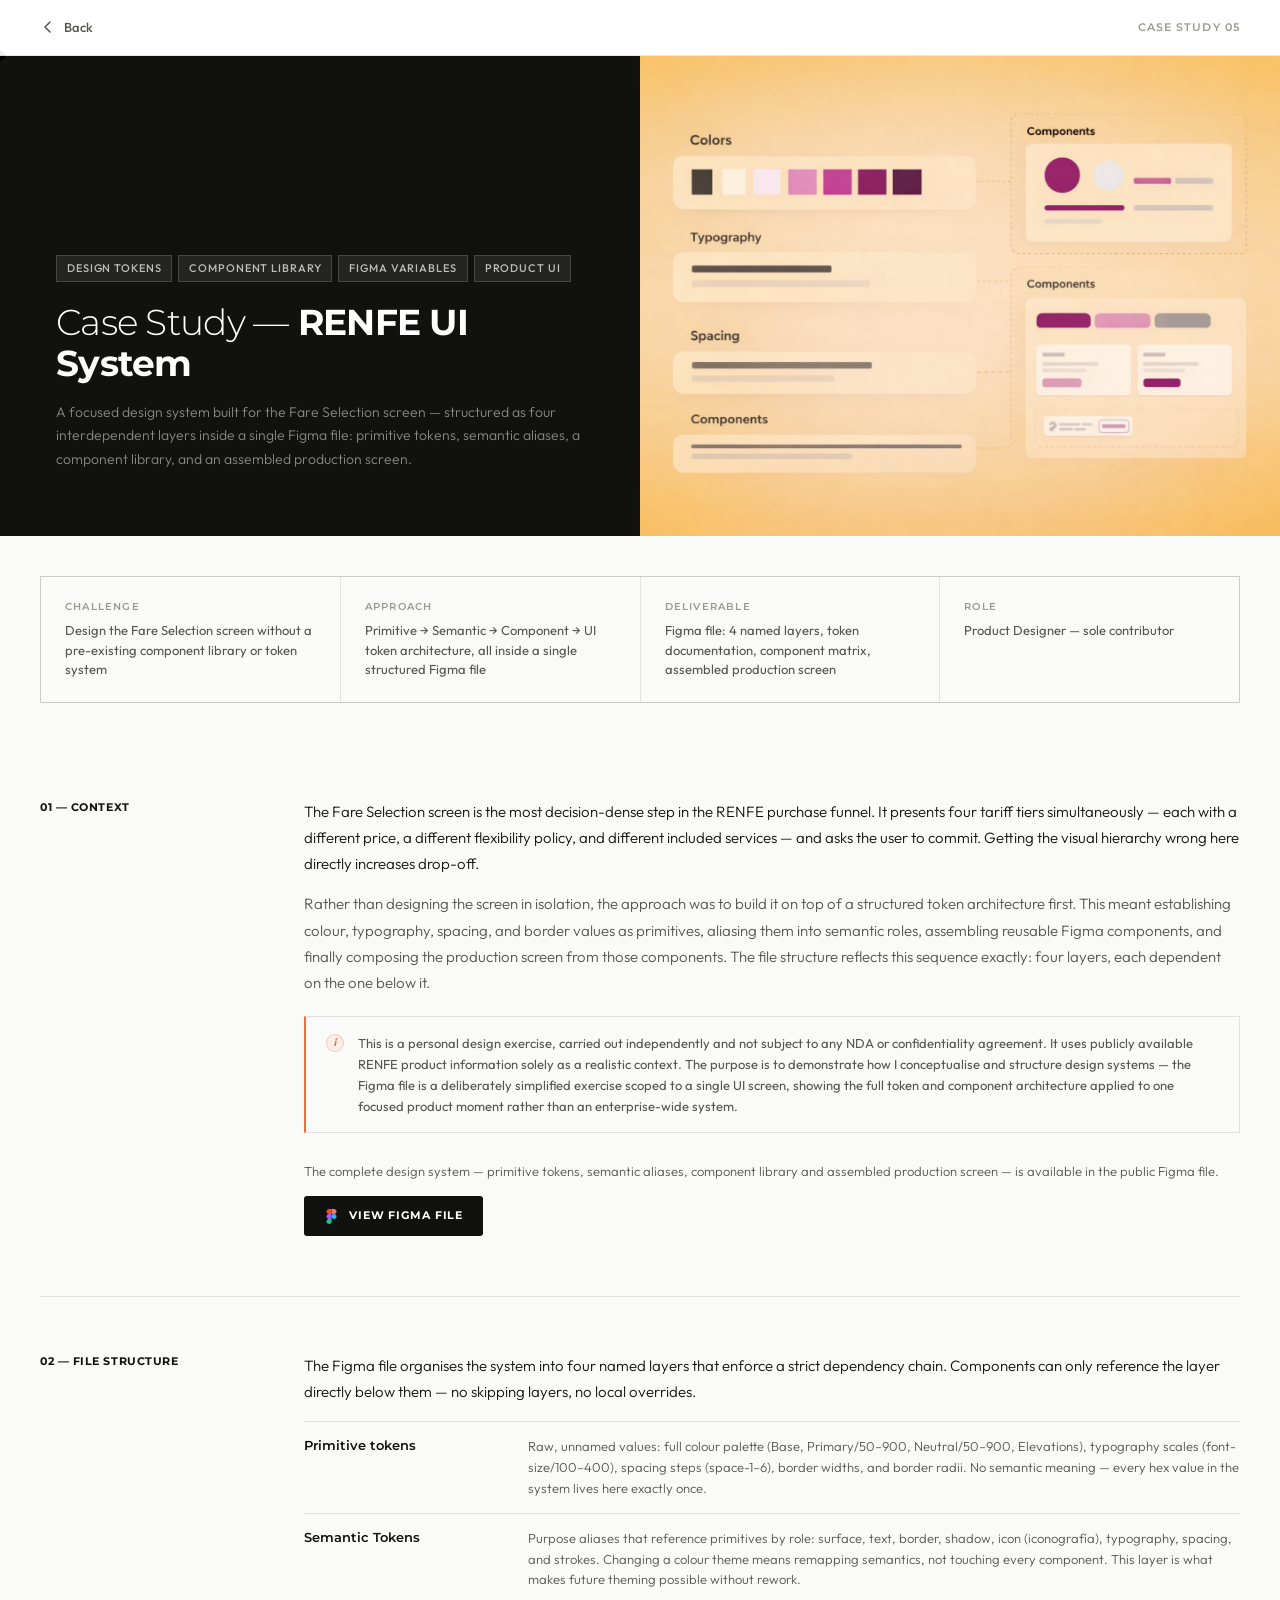
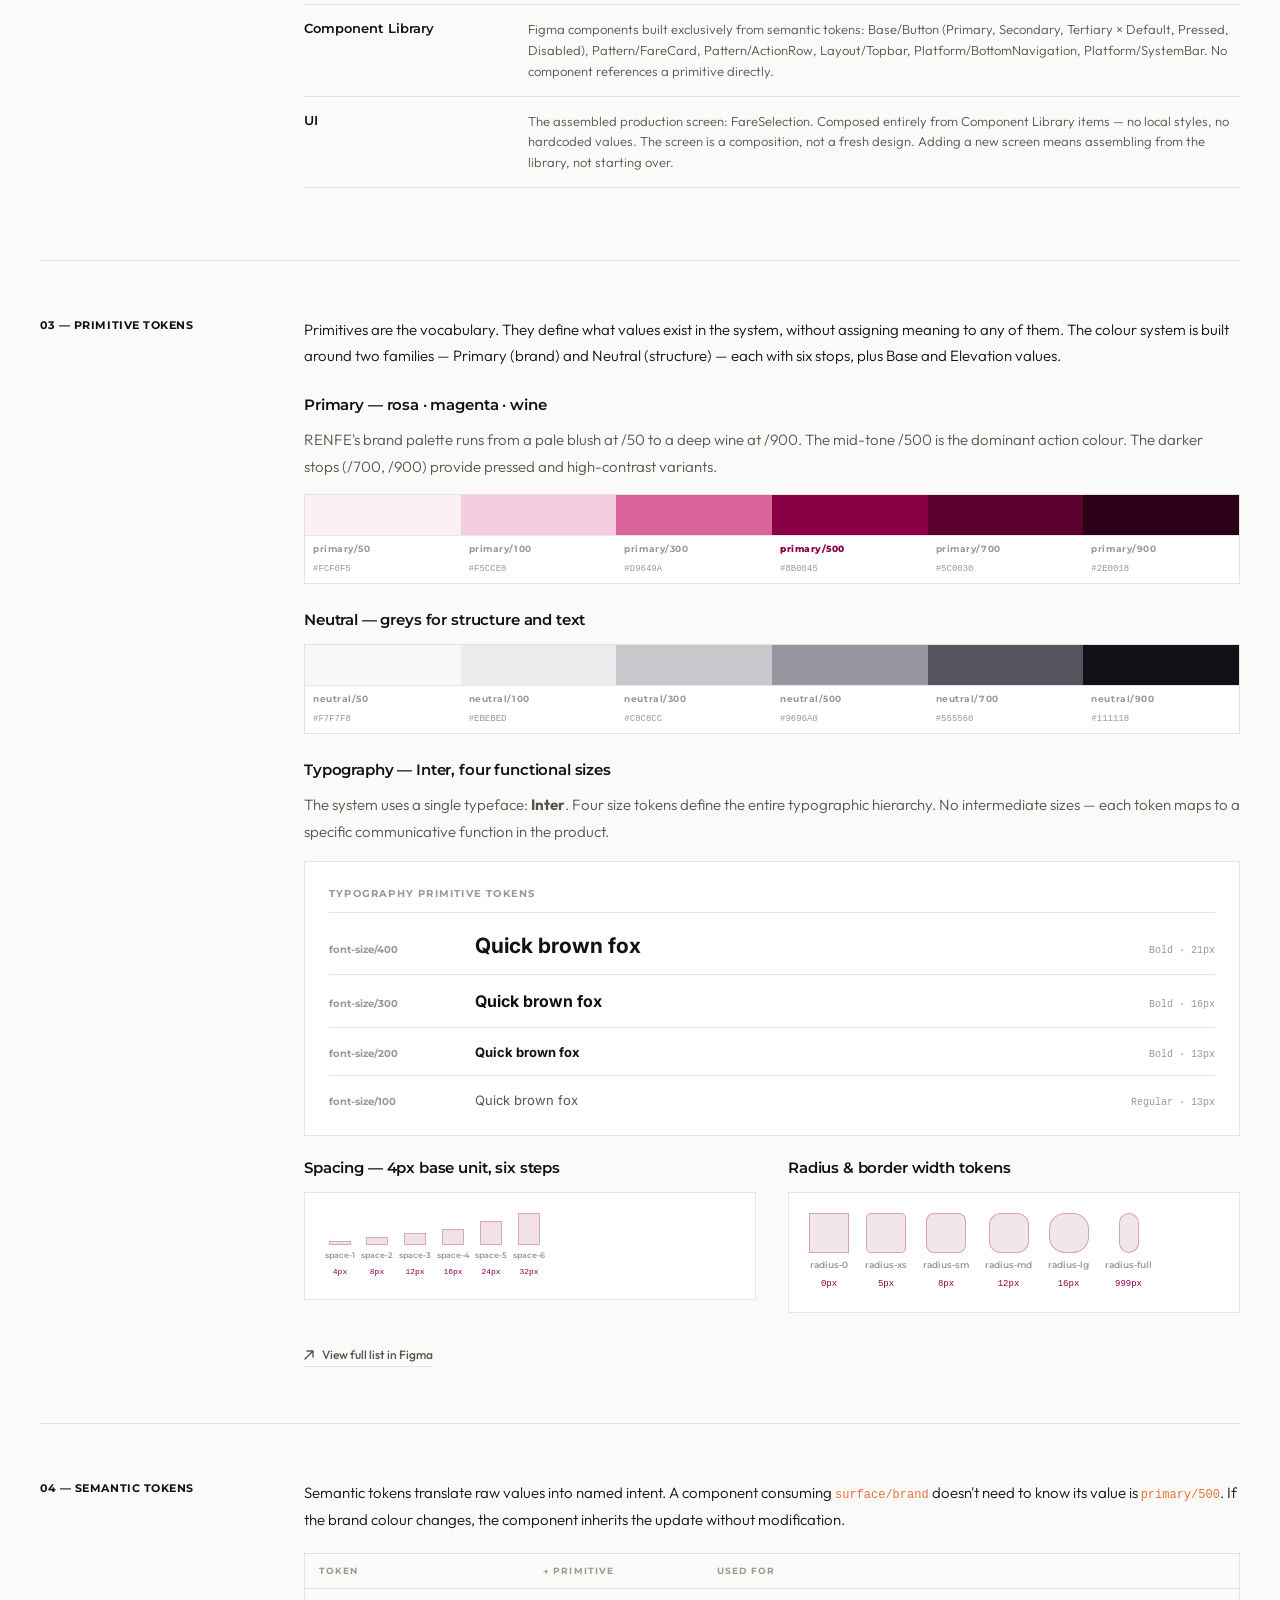
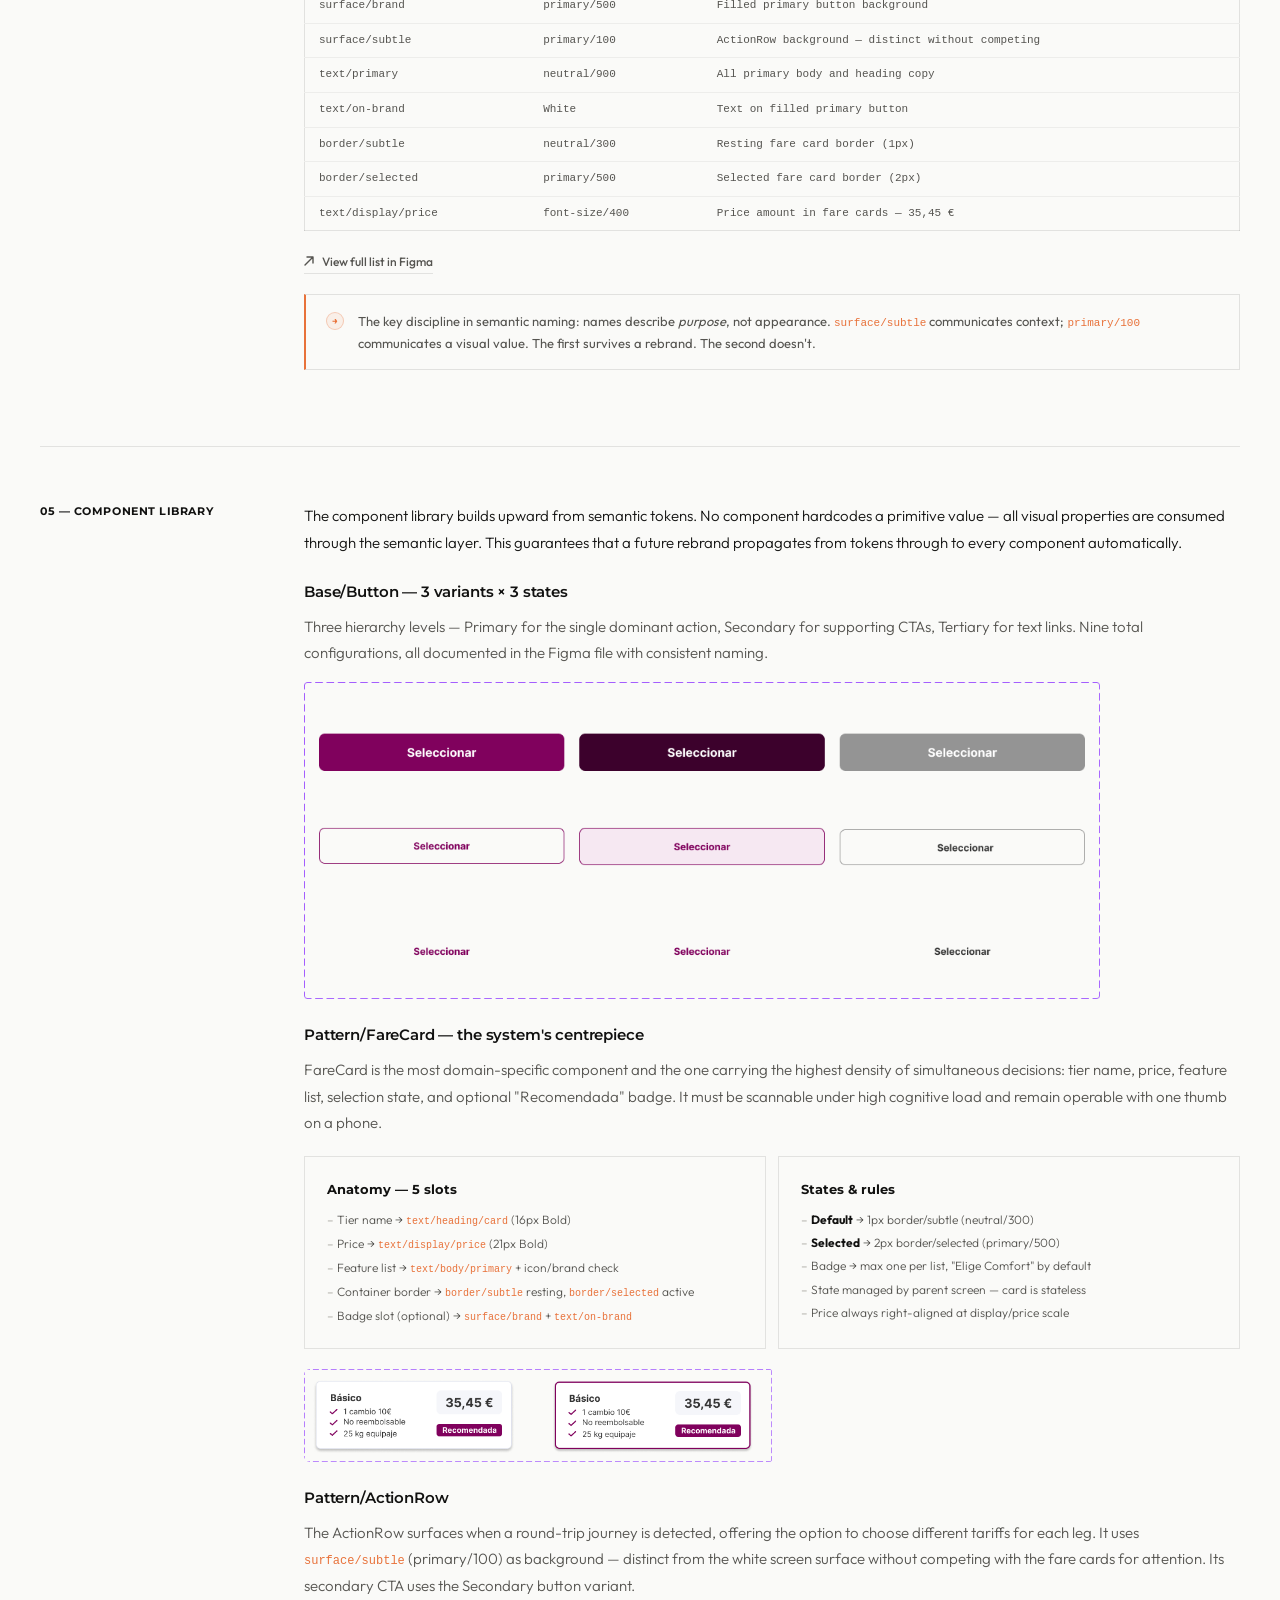
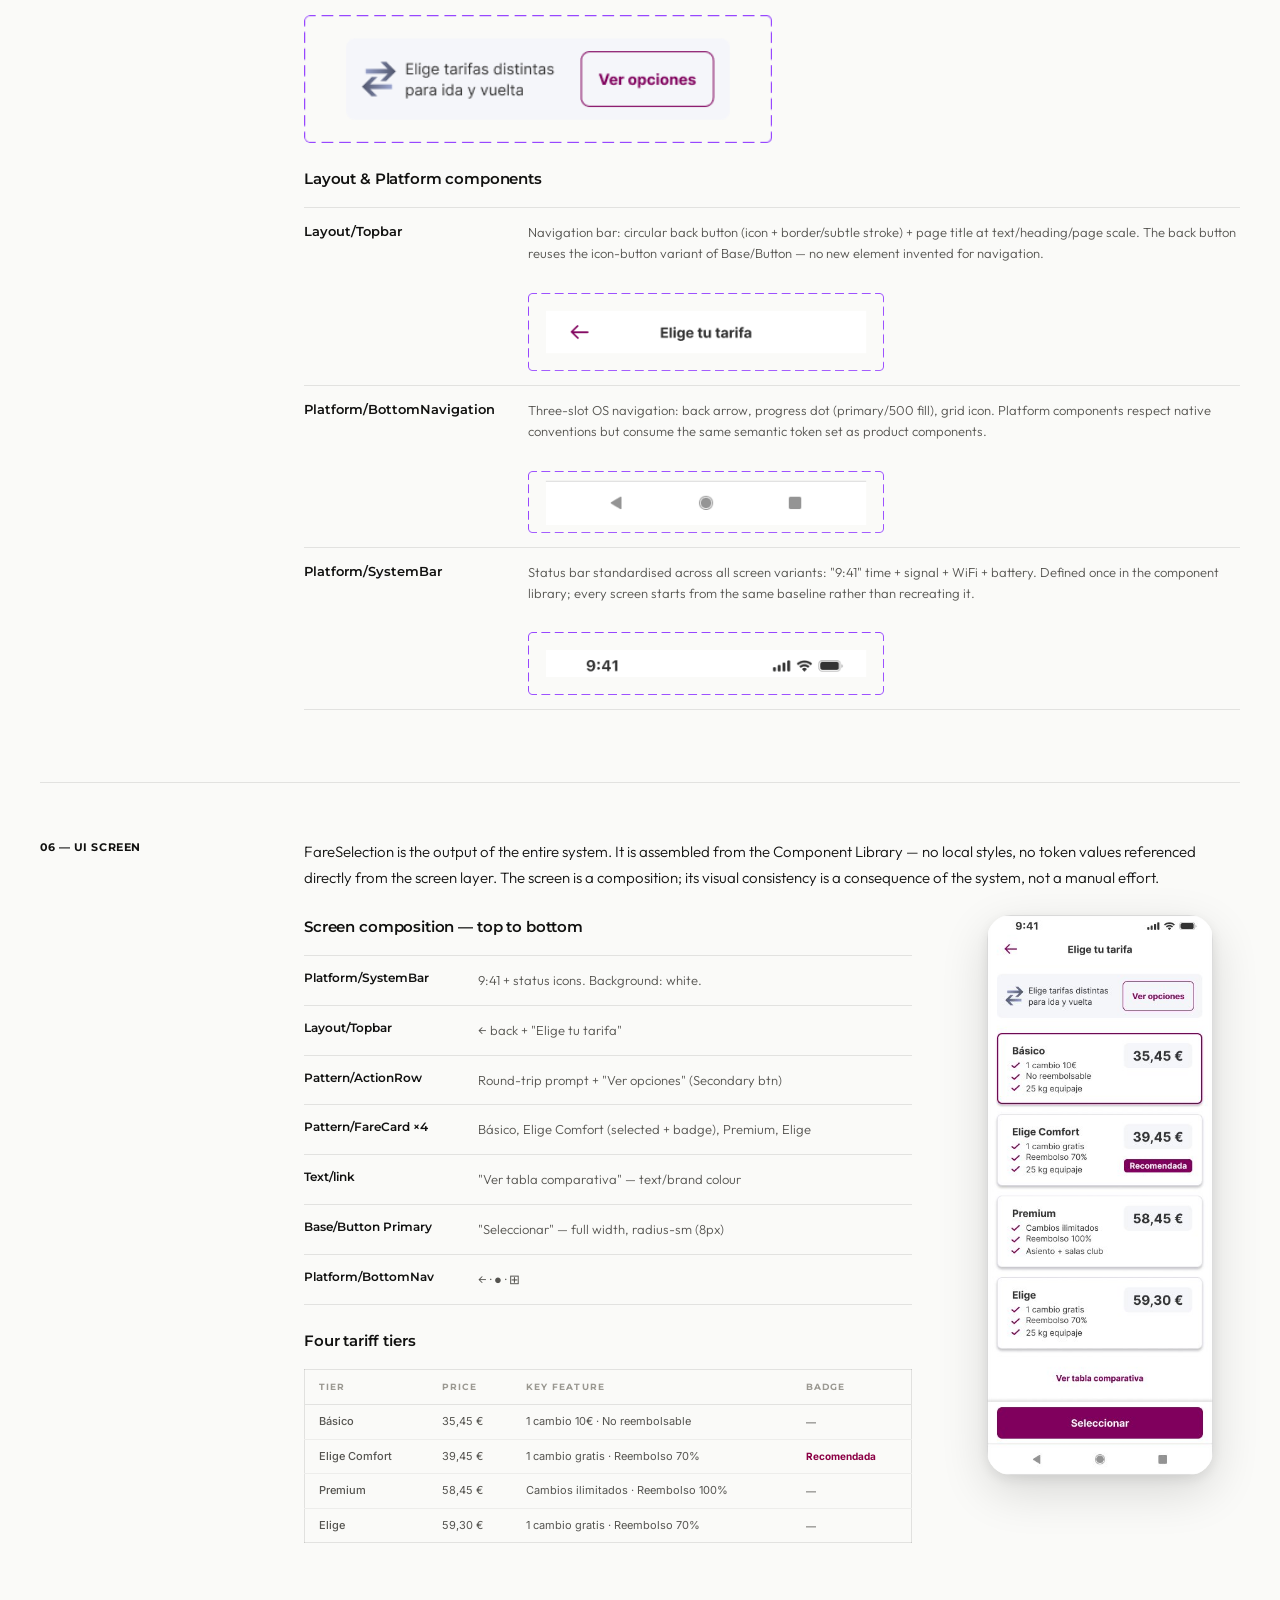
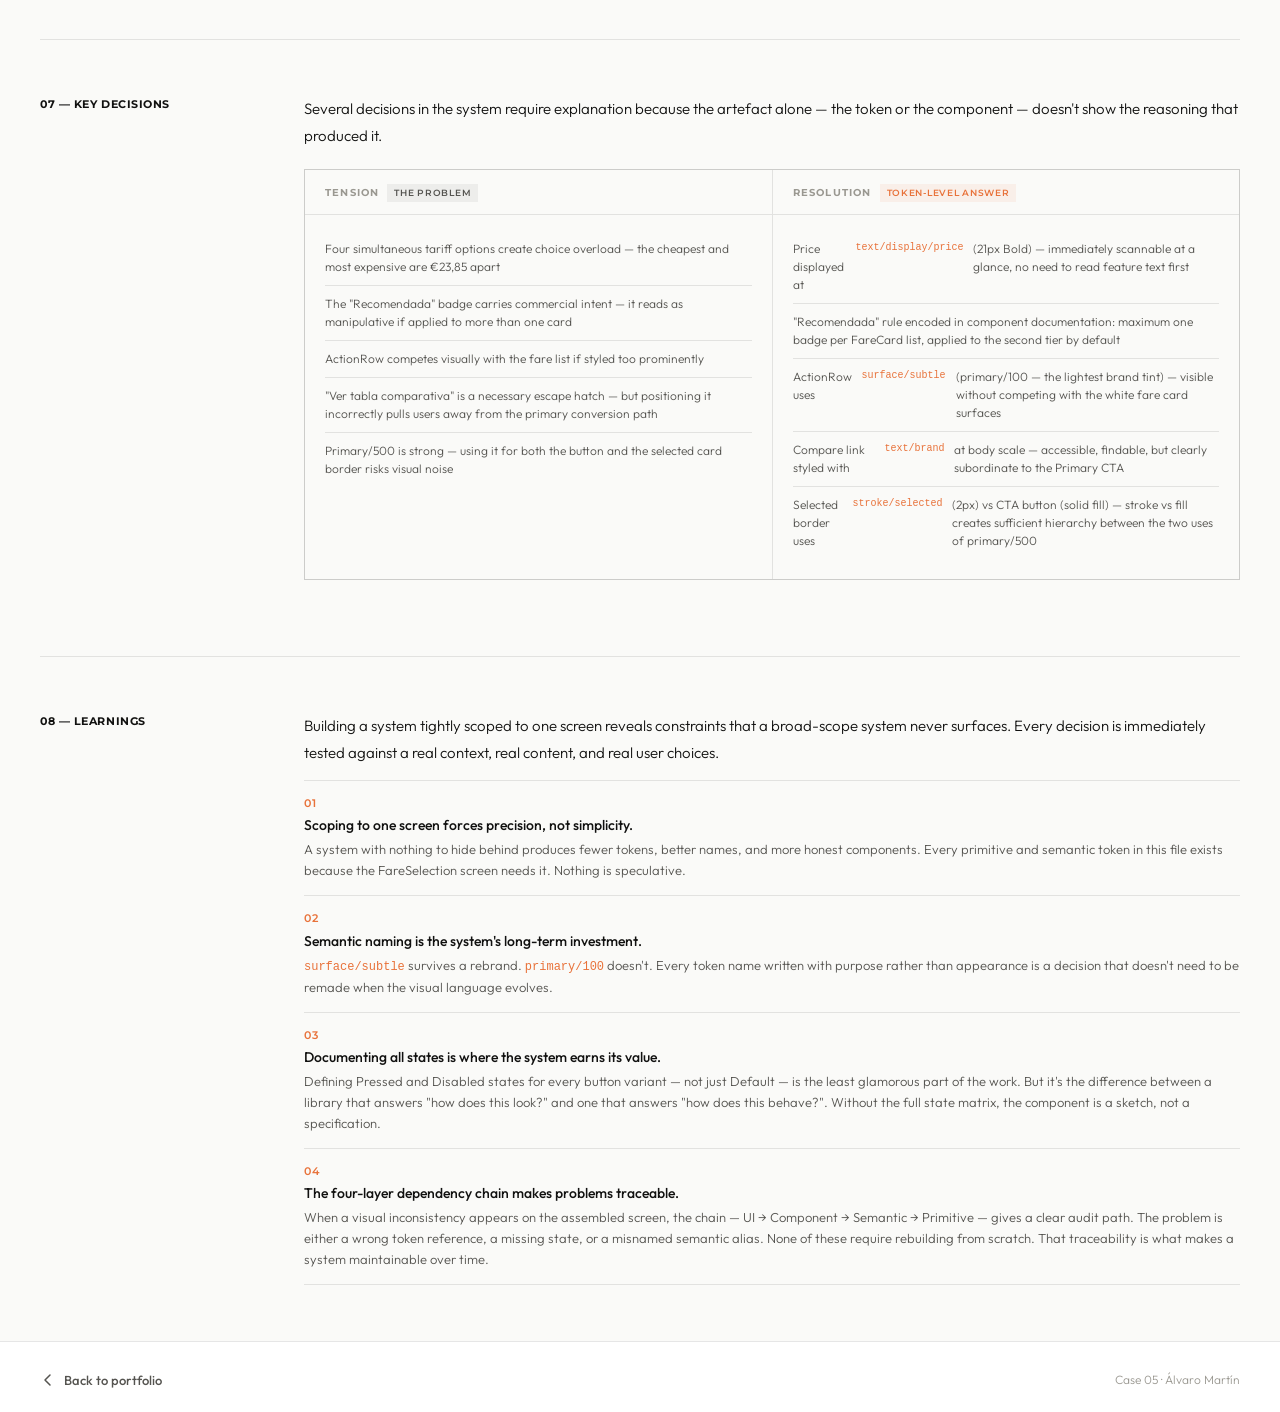
<file: case-05.html>
<!DOCTYPE html>
<html lang="en">
<head>
<meta charset="UTF-8">
<link rel="icon" type="image/svg+xml" href="[data-uri]">
<meta name="viewport" content="width=device-width, initial-scale=1.0">
<title>Case Study — RENFE UI System · Álvaro Martín</title>
<link rel="preconnect" href="https://fonts.googleapis.com">
<link rel="preconnect" href="https://fonts.gstatic.com" crossorigin>
<link href="https://fonts.googleapis.com/css2?family=Montserrat:wght@300;400;500;600;700;800&family=Outfit:wght@300;400;500&family=Inter:wght@400;500;600;700&display=swap" rel="stylesheet">
<style>
*,*::before,*::after{box-sizing:border-box;margin:0;padding:0}
html{scroll-behavior:smooth;font-size:16px}
:root{
  --bg:#FAFAF8;--surface:#ECEAE6;--white:#FFFFFF;
  --ink:#111110;--ink-mid:#555450;--ink-light:#9A9891;
  --line:rgba(17,17,16,0.1);
  --ff-display:'Montserrat',sans-serif;--ff-body:'Outfit',sans-serif;
  --accent:#E8723A;
  /* Real DS colors from the Figma file */
  --p50:#FCF0F5;--p100:#F5CCE0;--p300:#D9649A;
  --p500:#8B0045;--p700:#5C0030;--p900:#2E0018;
  --n50:#F7F7F8;--n100:#EBEBED;--n300:#C8C8CC;
  --n500:#9696A0;--n700:#555560;--n900:#111118;
}
body{background:var(--bg);color:var(--ink);font-family:var(--ff-body);font-size:13px;line-height:1.6;overflow-x:hidden;cursor:none}
#reading-progress{position:fixed;top:0;left:0;height:2px;background:linear-gradient(90deg,var(--accent),rgba(232,114,58,0.5));z-index:9999;width:0}
.cursor{position:fixed;width:10px;height:10px;background:var(--ink);border-radius:50%;pointer-events:none;z-index:9999;transform:translate(-50%,-50%);mix-blend-mode:difference}
.cursor-ring{position:fixed;width:36px;height:36px;border:1px solid rgba(17,17,16,0.3);border-radius:50%;pointer-events:none;z-index:9998;transform:translate(-50%,-50%);transition:width .3s cubic-bezier(.23,1,.32,1),height .3s cubic-bezier(.23,1,.32,1)}
nav{position:fixed;top:0;left:0;right:0;z-index:200;display:flex;align-items:center;height:56px;padding:0 40px;background:rgba(255,255,255,0.95);backdrop-filter:blur(16px);border-bottom:1px solid var(--line)}
.nav-back{display:flex;align-items:center;gap:8px;font-size:13px;font-weight:500;color:var(--ink-mid);text-decoration:none;transition:color .15s}
.nav-back:hover{color:var(--ink)}
.nav-back:hover svg{transform:translateX(-3px)}
.nav-back svg{transition:transform .2s}
.nav-case-title{font-family:var(--ff-display);font-size:11px;font-weight:600;letter-spacing:.1em;text-transform:uppercase;color:var(--ink-light);margin-left:auto}
.container{max-width:1280px;margin:0 auto;padding:0 40px}
.case-hero{width:100vw;min-height:480px;display:grid;grid-template-columns:1fr 1fr;position:relative;margin-top:56px;margin-left:calc(-50vw + 50%);overflow:hidden}
.case-hero-inner{position:relative;z-index:1;padding:64px 56px;background:var(--ink);display:flex;flex-direction:column;justify-content:flex-end}
.case-hero-image{min-height:480px;position:relative;overflow:hidden}
.case-tags{display:flex;flex-wrap:wrap;gap:6px;margin-bottom:20px}
.tag{font-size:11px;font-weight:500;letter-spacing:.08em;text-transform:uppercase;color:var(--accent);background:rgba(232,114,58,.1);padding:4px 10px}
.tag--light{color:rgba(255,255,255,.7)!important;background:rgba(255,255,255,.08)!important;border:1px solid rgba(255,255,255,.15)}
.case-title-h1{font-family:var(--ff-display);font-size:clamp(22px,3vw,32px);font-weight:700;letter-spacing:-.02em;line-height:1.15;color:var(--ink);margin-bottom:16px}
.case-title--light{color:#fff!important;font-size:clamp(22px,2.8vw,38px)!important}
.case-subtitle-p{font-size:14px;font-weight:300;color:var(--ink-mid);line-height:1.7}
.case-subtitle--light{color:rgba(255,255,255,.5)!important}
.case-meta-row{display:grid;grid-template-columns:repeat(4,1fr);gap:1px;background:var(--line);border:1px solid var(--line);margin-top:40px;margin-bottom:40px}
.meta-cell{background:var(--bg);padding:22px 24px}
.meta-lbl{font-size:10px;font-weight:600;letter-spacing:.12em;text-transform:uppercase;color:var(--ink-light);margin-bottom:6px;font-family:var(--ff-display)}
.meta-val{font-size:13px;font-weight:400;color:var(--ink-mid);line-height:1.5}
.case-section{padding:56px 0;border-bottom:1px solid var(--line);display:grid;grid-template-columns:200px 1fr;gap:0 64px;align-items:start}
.case-section:last-child{border-bottom:none}
.sec-label{font-family:var(--ff-display);font-size:11px;font-weight:700;letter-spacing:.05em;text-transform:uppercase;color:var(--ink);display:block;position:sticky;top:80px;transition:color .3s}
.sec-label.label-active{color:var(--accent)}
.cs-content{min-width:0}
p.lead-p{font-size:15px;font-weight:300;color:var(--ink);line-height:1.75;margin-bottom:14px}
p.body-p{font-size:15px;font-weight:300;color:var(--ink-mid);line-height:1.75;margin-bottom:14px}
.sec-h3{font-family:var(--ff-display);font-size:15px;font-weight:600;color:var(--ink);margin:24px 0 10px;letter-spacing:-.01em}
.bullet-list{list-style:none;display:flex;flex-direction:column;gap:7px;margin:12px 0}
.bullet-list li{font-size:14px;font-weight:300;color:var(--ink-mid);padding-left:14px;position:relative;line-height:1.6}
.bullet-list li::before{content:'·';position:absolute;left:0;color:var(--accent);font-size:18px;line-height:1.2}
.context-box{background:transparent;border:1px solid rgba(17,17,16,.1);border-left:2px solid var(--accent);padding:16px 20px;margin:20px 0;display:flex;gap:14px;align-items:flex-start}
.context-box-icon{width:18px;height:18px;border-radius:50%;background:rgba(232,114,58,.08);border:1px solid rgba(232,114,58,.3);display:flex;align-items:center;justify-content:center;flex-shrink:0;margin-top:1px;color:var(--accent);font-family:var(--ff-display);font-size:10px;font-weight:700;font-style:italic;line-height:1}
.context-box p{font-size:13px;color:var(--ink-mid);margin:0;line-height:1.6}
.methods-grid{display:grid;grid-template-columns:repeat(3,1fr);gap:12px;margin:20px 0}
.funnel-grid{display:grid;grid-template-columns:1fr 1fr;gap:12px;margin:20px 0}
.principles-grid{display:grid;grid-template-columns:1fr 1fr;gap:12px;margin:20px 0}
.metrics-grid{display:grid;grid-template-columns:1fr 1fr;gap:12px;margin:20px 0}
.method-card,.funnel-card,.principle-card,.metric-card{background:transparent;border:1px solid rgba(17,17,16,.1);padding:22px}
.method-name,.principle-title{font-family:var(--ff-display);font-size:13px;font-weight:700;color:var(--ink);margin-bottom:10px}
.funnel-card-label,.metric-title{font-family:var(--ff-display);font-size:10px;font-weight:600;letter-spacing:.1em;text-transform:uppercase;color:var(--ink-light);margin-bottom:10px;padding-bottom:8px;border-bottom:1px solid var(--line)}
.method-items{list-style:none;display:flex;flex-direction:column;gap:4px}
.method-items li{font-size:12px;font-weight:300;color:var(--ink-mid);padding-left:10px;position:relative}
.method-items li::before{content:'–';position:absolute;left:0;color:var(--ink-light)}
.screen-list{list-style:none;display:flex;flex-direction:column;gap:0;margin:16px 0}
.screen-item{padding:14px 0;border-bottom:1px solid var(--line);display:grid;grid-template-columns:200px 1fr;gap:24px}
.screen-item:first-child{border-top:1px solid var(--line)}
.screen-name{font-family:var(--ff-display);font-size:13px;font-weight:600;color:var(--ink);line-height:1.4}
.screen-desc{font-size:13px;font-weight:300;color:var(--ink-mid);line-height:1.6}
.learning-item{padding:14px 0;border-bottom:1px solid var(--line)}
.learning-item:first-of-type{border-top:1px solid var(--line)}
.learning-num{font-size:11px;font-weight:600;color:var(--accent);font-family:var(--ff-display);letter-spacing:.08em;margin-bottom:3px}
.learning-text{font-size:14px;font-weight:500;color:var(--ink);line-height:1.5}
.learning-sub{font-size:13px;font-weight:300;color:var(--ink-mid);margin-top:3px}
.proposal-split{display:grid;grid-template-columns:1fr 1fr;gap:1px;background:var(--line);border:1px solid var(--line);margin:20px 0}
.proposal-col{background:var(--bg);display:flex;flex-direction:column}
.proposal-col-header{display:flex;align-items:center;gap:8px;padding:14px 20px 12px;border-bottom:1px solid var(--line)}
.proposal-col-label{font-size:10px;font-weight:700;letter-spacing:.12em;text-transform:uppercase;color:var(--ink-light);font-family:var(--ff-display)}
.proposal-col-badge{font-size:9px;font-weight:600;letter-spacing:.08em;text-transform:uppercase;padding:2px 7px;font-family:var(--ff-display)}
.badge-analysis{color:var(--ink-mid);background:rgba(17,17,16,.05)}
.badge-proposal{color:var(--accent);background:rgba(232,114,58,.08)}
.proposal-col-body{padding:16px 20px 20px;flex:1}
.issues-list,.proposals-list{list-style:none;display:flex;flex-direction:column}
.issues-list li,.proposals-list li{display:flex;align-items:flex-start;gap:10px;padding:9px 0;border-bottom:1px solid var(--line);font-size:12px;font-weight:300;color:var(--ink-mid);line-height:1.5}
.issues-list li:last-child,.proposals-list li:last-child{border-bottom:none}
.proposal-check{width:18px;height:18px;border-radius:50%;background:rgba(232,114,58,.1);border:1px solid rgba(232,114,58,.3);display:flex;align-items:center;justify-content:center;flex-shrink:0;margin-top:1px;color:var(--accent);font-size:9px;font-weight:700;font-family:var(--ff-display);line-height:1}
.issue-dot{width:6px;height:6px;border-radius:50%;flex-shrink:0;margin-top:5px}
.issue-dot-high{background:#E05252}
.issue-dot-medium{background:#E8A23A}

/* ── Token table ── */
.token-table{width:100%;border-collapse:collapse;border:1px solid var(--line);margin:16px 0;font-family:'Courier New',monospace;font-size:11px}
.token-table th{font-family:var(--ff-display);font-size:9px;font-weight:700;letter-spacing:.12em;text-transform:uppercase;color:var(--ink-light);padding:10px 14px;background:var(--bg);border-bottom:1px solid var(--line);text-align:left}
.token-table td{padding:8px 14px;border-bottom:1px solid rgba(17,17,16,.05);color:var(--ink-mid);vertical-align:middle}
.token-table tr:last-child td{border-bottom:none}
.tk-name{color:var(--ink);font-weight:500}
.tk-ref{color:var(--p500)}
.tk-val{color:var(--ink-light);font-size:10px}

/* ── Colour swatches ── */
.swatch-row{display:flex;gap:0;margin:12px 0;border:1px solid var(--line);overflow:hidden}
.swatch-item{flex:1;display:flex;flex-direction:column}
.swatch-block{height:40px}
.swatch-meta{padding:6px 8px;background:var(--white);border-top:1px solid var(--line)}
.swatch-step{font-size:9px;font-weight:700;color:var(--ink-light);font-family:var(--ff-display);letter-spacing:.06em;display:block}
.swatch-hex{font-size:9px;color:var(--ink-light);font-family:'Courier New',monospace}

/* ── DS Demo (typography / spacing) ── */
.ds-demo{border:1px solid var(--line);background:var(--white);padding:24px;margin:16px 0}
.ds-demo-label{font-size:10px;font-weight:700;letter-spacing:.12em;text-transform:uppercase;color:var(--ink-light);font-family:var(--ff-display);margin-bottom:16px;padding-bottom:10px;border-bottom:1px solid var(--line)}

/* ── Spacing scale ── */
.spacing-demo{display:flex;align-items:flex-end;gap:6px;padding:20px;border:1px solid var(--line);background:var(--white);margin:12px 0}
.space-unit{display:flex;flex-direction:column;align-items:center;gap:4px}
.space-block{background:rgba(139,0,69,.12);border:1px solid rgba(139,0,69,.25);width:22px}
.space-lbl{font-size:8px;color:var(--ink-light);font-family:var(--ff-display);font-weight:600}
.space-val{font-size:8px;color:var(--p500);font-family:'Courier New',monospace}

/* ── Radius demo ── */
.radius-demo{display:flex;gap:16px;padding:20px;border:1px solid var(--line);background:var(--white);margin:12px 0;align-items:center;flex-wrap:wrap}
.radius-item{display:flex;flex-direction:column;align-items:center;gap:5px}
.radius-box{width:40px;height:40px;background:rgba(139,0,69,.1);border:1.5px solid rgba(139,0,69,.3)}
.radius-label{font-size:9px;color:var(--ink-light);font-family:var(--ff-display);font-weight:600;text-align:center}
.radius-px{font-size:9px;color:var(--p500);font-family:'Courier New',monospace}

/* ── Button component demo ── */
.btn-demo{border:1px solid var(--line);background:var(--white);padding:24px;margin:16px 0}
.btn-demo-grid{display:grid;grid-template-columns:90px 1fr 1fr 1fr;gap:12px 16px;align-items:center}
.btn-var-label{font-size:10px;color:var(--ink-light);font-family:var(--ff-display);font-weight:700;letter-spacing:.06em}
.btn-state-label{font-size:9px;color:var(--ink-light);font-family:var(--ff-display);letter-spacing:.08em;text-transform:uppercase;text-align:center}
.ds-btn{font-family:'Inter',sans-serif;font-size:12px;font-weight:600;padding:10px 18px;border-radius:8px;border:none;cursor:default;letter-spacing:.01em;width:100%}
.ds-btn--p-def{background:var(--p500);color:#fff}
.ds-btn--p-pre{background:var(--p700);color:#fff}
.ds-btn--p-dis{background:var(--n300);color:var(--n500)}
.ds-btn--s-def{background:transparent;color:var(--p500);border:1.5px solid var(--p500)}
.ds-btn--s-pre{background:var(--p50);color:var(--p700);border:1.5px solid var(--p700)}
.ds-btn--s-dis{background:transparent;color:var(--n500);border:1.5px solid var(--n300)}
.ds-btn--t-def{background:transparent;color:var(--p500);padding:10px 4px;border:none}
.ds-btn--t-pre{background:transparent;color:var(--p700);padding:10px 4px;border:none}
.ds-btn--t-dis{background:transparent;color:var(--n500);padding:10px 4px;border:none}

/* ── Phone mockup ── */
.phone{width:260px;background:#fff;border-radius:28px;border:2px solid rgba(17,17,16,.12);overflow:hidden;box-shadow:0 20px 60px rgba(17,17,16,.12),0 4px 12px rgba(17,17,16,.08);font-family:'Inter',sans-serif}
.ph-statusbar{background:#fff;padding:10px 18px 0;display:flex;justify-content:space-between;align-items:center}
.ph-time{font-size:11px;font-weight:600;color:var(--n900)}
.ph-topbar{background:#fff;padding:10px 14px 8px;display:flex;align-items:center;gap:8px;border-bottom:1px solid var(--n100)}
.ph-back{width:24px;height:24px;border:1px solid var(--n300);border-radius:50%;display:flex;align-items:center;justify-content:center;flex-shrink:0}
.ph-title{font-size:12px;font-weight:600;color:var(--n900);flex:1}
.ph-actionrow{background:var(--p50);padding:8px 14px;display:flex;align-items:center;gap:8px;border-bottom:1px solid var(--n100)}
.ph-actiontext{font-size:9px;color:var(--n700);line-height:1.3;flex:1}
.ph-actionbtn{font-size:9px;font-weight:600;color:var(--p500);background:var(--p100);border:none;padding:4px 9px;border-radius:5px;white-space:nowrap;cursor:default;font-family:'Inter',sans-serif}
.ph-farelist{padding:8px 10px;display:flex;flex-direction:column;gap:6px}
.ph-farecard{border:1.5px solid var(--n300);border-radius:8px;padding:10px;background:#fff;position:relative}
.ph-farecard.sel{border-color:var(--p500);border-width:2px}
.ph-farerow{display:flex;justify-content:space-between;align-items:flex-start;margin-bottom:3px}
.ph-farename{font-size:10px;font-weight:700;color:var(--n900)}
.ph-fareprice{font-size:13px;font-weight:700;color:var(--n900)}
.ph-badge{position:absolute;top:7px;right:7px;background:var(--p500);color:#fff;font-size:7px;font-weight:600;padding:2px 5px;border-radius:3px}
.ph-features{display:flex;flex-direction:column;gap:2px}
.ph-feat{display:flex;align-items:center;gap:4px;font-size:8px;color:var(--n700)}
.ph-check{color:var(--p500);font-size:8px}
.ph-comparelink{text-align:center;padding:4px;font-size:8px;color:var(--p500);font-weight:500;text-decoration:underline}
.ph-cta{margin:6px 10px 10px;background:var(--p500);color:#fff;font-size:11px;font-weight:600;padding:11px;border-radius:8px;text-align:center;font-family:'Inter',sans-serif}
.ph-bottomnav{background:#fff;border-top:1px solid var(--n100);padding:8px 20px;display:flex;justify-content:space-between;align-items:center}
.ph-navbtn{width:26px;height:26px;border-radius:50%;border:1px solid var(--n300);display:flex;align-items:center;justify-content:center}
.ph-navdot{width:6px;height:6px;border-radius:50%;background:var(--p500)}

/* ── Footer ── */
.case-footer{background:var(--white);border-top:1px solid var(--line);padding:28px 40px;display:flex;justify-content:space-between;align-items:center}
.footer-back{display:flex;align-items:center;gap:8px;font-size:13px;font-weight:500;color:var(--ink-mid);text-decoration:none;transition:color .15s}
.footer-back:hover{color:var(--ink)}
.footer-meta{font-size:12px;color:var(--ink-light);font-weight:300}

/* ── Animations ── */
body.cs-anim .case-section{opacity:0;transform:translateY(20px);transition:opacity .5s ease,transform .5s ease}
body.cs-anim .case-section.anim-vis{opacity:1;transform:none}
body.cs-anim .method-card,body.cs-anim .principle-card,body.cs-anim .metric-card{opacity:0;transform:translateY(16px);transition:opacity .4s ease,transform .4s ease}
body.cs-anim .methods-grid.anim-vis .method-card,body.cs-anim .principles-grid.anim-vis .principle-card,body.cs-anim .metrics-grid.anim-vis .metric-card{opacity:1;transform:none}
body.cs-anim .context-box{opacity:0;transform:translateX(-8px);transition:opacity .4s ease .1s,transform .4s ease .1s}
body.cs-anim .context-box.cb-vis{opacity:1;transform:none}

/* ── Responsive ── */
@media(max-width:768px){
  html,body{overflow-x:hidden;max-width:100%}
  body{cursor:auto}
  .cursor,.cursor-ring{display:none}
  .container{padding:0 20px}
  .case-hero{grid-template-columns:1fr}
  .case-hero-image{min-height:300px;order:-1}
  .case-hero-inner{padding:40px 20px}
  .case-meta-row{grid-template-columns:1fr 1fr}
  .case-section{grid-template-columns:1fr;gap:16px}
  .sec-label{position:static}
  .methods-grid,.funnel-grid,.principles-grid,.metrics-grid{grid-template-columns:1fr}
  .proposal-split{grid-template-columns:1fr}
  .screen-item{grid-template-columns:1fr;gap:4px}
  .btn-demo-grid{grid-template-columns:70px 1fr 1fr}
  .case-footer{padding:20px;flex-direction:column;gap:10px}
  nav{padding:0 20px}
}
</style>
<script defer src="https://cloud.umami.is/script.js" data-website-id="97c50e8f-9948-47c2-a68f-99a63300da16"></script>
</head>
<body>

<div id="reading-progress" aria-hidden="true"></div>
<div class="cursor" id="cursorDot"></div>
<div class="cursor-ring" id="cursorRing"></div>

<nav>
  <a href="index.html" class="nav-back">
    <svg width="16" height="16" viewBox="0 0 16 16" fill="none"><path d="M10 3L5 8l5 5" stroke="currentColor" stroke-width="1.5" stroke-linecap="round" stroke-linejoin="round"/></svg>
    Back
  </a>
  <span class="nav-case-title">Case Study 05</span>
</nav>

<div class="container">

  <!-- HERO -->
  <div class="case-hero">
    <div class="case-hero-inner">
      <div class="case-tags">
        <span class="tag tag--light">Design Tokens</span>
        <span class="tag tag--light">Component Library</span>
        <span class="tag tag--light">Figma Variables</span>
        <span class="tag tag--light">Product UI</span>
      </div>
      <h1 class="case-title-h1 case-title--light"><span style="font-weight:300;">Case Study —</span> RENFE UI System</h1>
      <p class="case-subtitle-p case-subtitle--light">A focused design system built for the Fare Selection screen — structured as four interdependent layers inside a single Figma file: primitive tokens, semantic aliases, a component library, and an assembled production screen.</p>
    </div>

    <!-- HERO: actual FareSelection mockup -->
    <div class="case-hero-image" style="position:relative;overflow:hidden;min-height:480px;">
      <img src="assets/hero-usecase5.jpg" alt="RENFE UI System" style="position:absolute;inset:0;width:100%;height:100%;object-fit:cover;object-position:center;display:block;">
    </div>
  </div>

  <!-- META -->
  <div class="case-meta-row">
    <div class="meta-cell"><div class="meta-lbl">Challenge</div><div class="meta-val">Design the Fare Selection screen without a pre-existing component library or token system</div></div>
    <div class="meta-cell"><div class="meta-lbl">Approach</div><div class="meta-val">Primitive → Semantic → Component → UI token architecture, all inside a single structured Figma file</div></div>
    <div class="meta-cell"><div class="meta-lbl">Deliverable</div><div class="meta-val">Figma file: 4 named layers, token documentation, component matrix, assembled production screen</div></div>
    <div class="meta-cell"><div class="meta-lbl">Role</div><div class="meta-val">Product Designer — sole contributor</div></div>
  </div>

  <!-- 01 CONTEXT -->
  <div class="case-section">
    <div class="sec-label">01 — Context</div>
    <div class="cs-content">
      <p class="lead-p">The Fare Selection screen is the most decision-dense step in the RENFE purchase funnel. It presents four tariff tiers simultaneously — each with a different price, a different flexibility policy, and different included services — and asks the user to commit. Getting the visual hierarchy wrong here directly increases drop-off.</p>
      <p class="body-p">Rather than designing the screen in isolation, the approach was to build it on top of a structured token architecture first. This meant establishing colour, typography, spacing, and border values as primitives, aliasing them into semantic roles, assembling reusable Figma components, and finally composing the production screen from those components. The file structure reflects this sequence exactly: four layers, each dependent on the one below it.</p>
      <div class="context-box">
        <span class="context-box-icon">i</span>
        <p>This is a personal design exercise, carried out independently and not subject to any NDA or confidentiality agreement. It uses publicly available RENFE product information solely as a realistic context. The purpose is to demonstrate how I conceptualise and structure design systems — the Figma file is a deliberately simplified exercise scoped to a single UI screen, showing the full token and component architecture applied to one focused product moment rather than an enterprise-wide system.</p>
      </div>

      <div style="margin:28px 0 4px;">
        <p style="font-size:13px;font-weight:300;color:var(--ink-mid);line-height:1.6;margin-bottom:14px;">The complete design system — primitive tokens, semantic aliases, component library and assembled production screen — is available in the public Figma file.</p>
        <a href="https://www.figma.com/design/bact93kMgWm66RloS0Kryp/UI-System---Product-Work?node-id=0-1&t=zw7Qo2a2OUXWGCfx-1" target="_blank" rel="noopener" style="display:inline-flex;align-items:center;gap:10px;padding:11px 20px;background:var(--ink);color:#fff;font-family:var(--ff-display);font-size:11px;font-weight:700;letter-spacing:.08em;text-transform:uppercase;text-decoration:none;border-radius:3px;transition:opacity .15s;" onmouseover="this.style.opacity='.8'" onmouseout="this.style.opacity='1'">
          <svg width="15" height="15" viewBox="0 0 38 57" fill="none" xmlns="http://www.w3.org/2000/svg"><path d="M9.5 57C14.7467 57 19 52.7467 19 47.5V38H9.5C4.25329 38 0 42.2533 0 47.5C0 52.7467 4.25329 57 9.5 57Z" fill="#0ACF83"/><path d="M0 28.5C0 23.2533 4.25329 19 9.5 19H19V38H9.5C4.25329 38 0 33.7467 0 28.5Z" fill="#A259FF"/><path d="M0 9.5C0 4.25329 4.25329 0 9.5 0H19V19H9.5C4.25329 19 0 14.7467 0 9.5Z" fill="#F24E1E"/><path d="M19 0H28.5C33.7467 0 38 4.25329 38 9.5C38 14.7467 33.7467 19 28.5 19H19V0Z" fill="#FF7262"/><path d="M38 28.5C38 33.7467 33.7467 38 28.5 38C23.2533 38 19 33.7467 19 28.5C19 23.2533 23.2533 19 28.5 19C33.7467 19 38 23.2533 38 28.5Z" fill="#1ABCFE"/></svg>
          View Figma file
        </a>
      </div>
    </div>
  </div>

  <!-- 02 FILE STRUCTURE -->
  <div class="case-section">
    <div class="sec-label">02 — File Structure</div>
    <div class="cs-content">
      <p class="lead-p">The Figma file organises the system into four named layers that enforce a strict dependency chain. Components can only reference the layer directly below them — no skipping layers, no local overrides.</p>

      <ul class="screen-list">
        <li class="screen-item">
          <span class="screen-name">Primitive tokens</span>
          <span class="screen-desc">Raw, unnamed values: full colour palette (Base, Primary/50–900, Neutral/50–900, Elevations), typography scales (font-size/100–400), spacing steps (space-1–6), border widths, and border radii. No semantic meaning — every hex value in the system lives here exactly once.</span>
        </li>
        <li class="screen-item">
          <span class="screen-name">Semantic Tokens</span>
          <span class="screen-desc">Purpose aliases that reference primitives by role: surface, text, border, shadow, icon (iconografía), typography, spacing, and strokes. Changing a colour theme means remapping semantics, not touching every component. This layer is what makes future theming possible without rework.</span>
        </li>
        <li class="screen-item">
          <span class="screen-name">Component Library</span>
          <span class="screen-desc">Figma components built exclusively from semantic tokens: Base/Button (Primary, Secondary, Tertiary × Default, Pressed, Disabled), Pattern/FareCard, Pattern/ActionRow, Layout/Topbar, Platform/BottomNavigation, Platform/SystemBar. No component references a primitive directly.</span>
        </li>
        <li class="screen-item">
          <span class="screen-name">UI</span>
          <span class="screen-desc">The assembled production screen: FareSelection. Composed entirely from Component Library items — no local styles, no hardcoded values. The screen is a composition, not a fresh design. Adding a new screen means assembling from the library, not starting over.</span>
        </li>
      </ul>
    </div>
  </div>

  <!-- 03 PRIMITIVE TOKENS -->
  <div class="case-section">
    <div class="sec-label">03 — Primitive Tokens</div>
    <div class="cs-content">
      <p class="lead-p">Primitives are the vocabulary. They define what values exist in the system, without assigning meaning to any of them. The colour system is built around two families — Primary (brand) and Neutral (structure) — each with six stops, plus Base and Elevation values.</p>

      <p class="sec-h3">Primary — rosa · magenta · wine</p>
      <p class="body-p">RENFE's brand palette runs from a pale blush at /50 to a deep wine at /900. The mid-tone /500 is the dominant action colour. The darker stops (/700, /900) provide pressed and high-contrast variants.</p>
      <div class="swatch-row">
        <div class="swatch-item"><div class="swatch-block" style="background:#FCF0F5;"></div><div class="swatch-meta"><span class="swatch-step">primary/50</span><span class="swatch-hex">#FCF0F5</span></div></div>
        <div class="swatch-item"><div class="swatch-block" style="background:#F5CCE0;"></div><div class="swatch-meta"><span class="swatch-step">primary/100</span><span class="swatch-hex">#F5CCE0</span></div></div>
        <div class="swatch-item"><div class="swatch-block" style="background:#D9649A;"></div><div class="swatch-meta"><span class="swatch-step">primary/300</span><span class="swatch-hex">#D9649A</span></div></div>
        <div class="swatch-item"><div class="swatch-block" style="background:#8B0045;"></div><div class="swatch-meta"><span class="swatch-step" style="color:#8B0045;font-weight:800;">primary/500</span><span class="swatch-hex">#8B0045</span></div></div>
        <div class="swatch-item"><div class="swatch-block" style="background:#5C0030;"></div><div class="swatch-meta"><span class="swatch-step">primary/700</span><span class="swatch-hex">#5C0030</span></div></div>
        <div class="swatch-item"><div class="swatch-block" style="background:#2E0018;"></div><div class="swatch-meta"><span class="swatch-step">primary/900</span><span class="swatch-hex">#2E0018</span></div></div>
      </div>

      <p class="sec-h3">Neutral — greys for structure and text</p>
      <div class="swatch-row">
        <div class="swatch-item"><div class="swatch-block" style="background:#F7F7F8;"></div><div class="swatch-meta"><span class="swatch-step">neutral/50</span><span class="swatch-hex">#F7F7F8</span></div></div>
        <div class="swatch-item"><div class="swatch-block" style="background:#EBEBED;"></div><div class="swatch-meta"><span class="swatch-step">neutral/100</span><span class="swatch-hex">#EBEBED</span></div></div>
        <div class="swatch-item"><div class="swatch-block" style="background:#C8C8CC;"></div><div class="swatch-meta"><span class="swatch-step">neutral/300</span><span class="swatch-hex">#C8C8CC</span></div></div>
        <div class="swatch-item"><div class="swatch-block" style="background:#9696A0;"></div><div class="swatch-meta"><span class="swatch-step">neutral/500</span><span class="swatch-hex">#9696A0</span></div></div>
        <div class="swatch-item"><div class="swatch-block" style="background:#555560;"></div><div class="swatch-meta"><span class="swatch-step">neutral/700</span><span class="swatch-hex">#555560</span></div></div>
        <div class="swatch-item"><div class="swatch-block" style="background:#111118;"></div><div class="swatch-meta"><span class="swatch-step">neutral/900</span><span class="swatch-hex">#111118</span></div></div>
      </div>

      <p class="sec-h3">Typography — Inter, four functional sizes</p>
      <p class="body-p">The system uses a single typeface: <strong>Inter</strong>. Four size tokens define the entire typographic hierarchy. No intermediate sizes — each token maps to a specific communicative function in the product.</p>

      <div class="ds-demo" style="font-family:'Inter',sans-serif;">
        <div class="ds-demo-label">Typography primitive tokens</div>
        <div style="display:flex;flex-direction:column;gap:14px;">
          <div style="display:flex;align-items:baseline;gap:16px;border-bottom:1px solid var(--line);padding-bottom:12px;">
            <span style="font-size:10px;color:var(--ink-light);font-family:var(--ff-display);font-weight:700;width:130px;flex-shrink:0;">font-size/400</span>
            <span style="font-size:21px;font-weight:700;color:#111118;">Quick brown fox</span>
            <span style="font-size:10px;color:var(--ink-light);font-family:'Courier New',monospace;margin-left:auto;">Bold · 21px</span>
          </div>
          <div style="display:flex;align-items:baseline;gap:16px;border-bottom:1px solid var(--line);padding-bottom:12px;">
            <span style="font-size:10px;color:var(--ink-light);font-family:var(--ff-display);font-weight:700;width:130px;flex-shrink:0;">font-size/300</span>
            <span style="font-size:16px;font-weight:700;color:#111118;">Quick brown fox</span>
            <span style="font-size:10px;color:var(--ink-light);font-family:'Courier New',monospace;margin-left:auto;">Bold · 16px</span>
          </div>
          <div style="display:flex;align-items:baseline;gap:16px;border-bottom:1px solid var(--line);padding-bottom:12px;">
            <span style="font-size:10px;color:var(--ink-light);font-family:var(--ff-display);font-weight:700;width:130px;flex-shrink:0;">font-size/200</span>
            <span style="font-size:13px;font-weight:700;color:#111118;">Quick brown fox</span>
            <span style="font-size:10px;color:var(--ink-light);font-family:'Courier New',monospace;margin-left:auto;">Bold · 13px</span>
          </div>
          <div style="display:flex;align-items:baseline;gap:16px;">
            <span style="font-size:10px;color:var(--ink-light);font-family:var(--ff-display);font-weight:700;width:130px;flex-shrink:0;">font-size/100</span>
            <span style="font-size:13px;font-weight:400;color:#555560;">Quick brown fox</span>
            <span style="font-size:10px;color:var(--ink-light);font-family:'Courier New',monospace;margin-left:auto;">Regular · 13px</span>
          </div>
        </div>
      </div>

      <div style="display:grid;grid-template-columns:1fr 1fr;gap:32px;margin:20px 0;align-items:start;">
        <div>
          <p class="sec-h3" style="margin-top:0;">Spacing — 4px base unit, six steps</p>
          <div class="spacing-demo">
            <div class="space-unit"><div class="space-block" style="height:4px;"></div><span class="space-lbl">space-1</span><span class="space-val">4px</span></div>
            <div class="space-unit"><div class="space-block" style="height:8px;"></div><span class="space-lbl">space-2</span><span class="space-val">8px</span></div>
            <div class="space-unit"><div class="space-block" style="height:12px;"></div><span class="space-lbl">space-3</span><span class="space-val">12px</span></div>
            <div class="space-unit"><div class="space-block" style="height:16px;"></div><span class="space-lbl">space-4</span><span class="space-val">16px</span></div>
            <div class="space-unit"><div class="space-block" style="height:24px;"></div><span class="space-lbl">space-5</span><span class="space-val">24px</span></div>
            <div class="space-unit"><div class="space-block" style="height:32px;"></div><span class="space-lbl">space-6</span><span class="space-val">32px</span></div>
          </div>
        </div>
        <div>
          <p class="sec-h3" style="margin-top:0;">Radius &amp; border width tokens</p>
          <div class="radius-demo">
            <div class="radius-item"><div class="radius-box" style="border-radius:0;"></div><span class="radius-label">radius-0</span><span class="radius-px">0px</span></div>
            <div class="radius-item"><div class="radius-box" style="border-radius:5px;"></div><span class="radius-label">radius-xs</span><span class="radius-px">5px</span></div>
            <div class="radius-item"><div class="radius-box" style="border-radius:8px;"></div><span class="radius-label">radius-sm</span><span class="radius-px">8px</span></div>
            <div class="radius-item"><div class="radius-box" style="border-radius:12px;"></div><span class="radius-label">radius-md</span><span class="radius-px">12px</span></div>
            <div class="radius-item"><div class="radius-box" style="border-radius:16px;"></div><span class="radius-label">radius-lg</span><span class="radius-px">16px</span></div>
            <div class="radius-item"><div class="radius-box" style="border-radius:999px;width:20px;"></div><span class="radius-label">radius-full</span><span class="radius-px">999px</span></div>
          </div>
        </div>
      </div>
      <a href="https://www.figma.com/design/bact93kMgWm66RloS0Kryp/UI-System---Product-Work?node-id=0-1&t=zw7Qo2a2OUXWGCfx-1" target="_blank" rel="noopener" style="display:inline-flex;align-items:center;gap:8px;font-size:12px;font-weight:500;color:var(--ink-mid);text-decoration:none;border-bottom:1px solid var(--line);padding-bottom:2px;transition:color .15s;" onmouseover="this.style.color='var(--accent)';this.style.borderColor='var(--accent)'" onmouseout="this.style.color='var(--ink-mid)';this.style.borderColor='var(--line)'">
        <svg width="10" height="10" viewBox="0 0 10 10" fill="none"><path d="M1 9L9 1M9 1H3M9 1V7" stroke="currentColor" stroke-width="1.4" stroke-linecap="round" stroke-linejoin="round"/></svg>
        View full list in Figma
      </a>
    </div>
  </div>

  <!-- 04 SEMANTIC TOKENS -->
  <div class="case-section">
    <div class="sec-label">04 — Semantic Tokens</div>
    <div class="cs-content">
      <p class="lead-p">Semantic tokens translate raw values into named intent. A component consuming <code style="font-size:12px;color:var(--accent);">surface/brand</code> doesn't need to know its value is <code style="font-size:12px;color:var(--accent);">primary/500</code>. If the brand colour changes, the component inherits the update without modification.</p>

      <table class="token-table" style="margin:20px 0;">
        <thead><tr><th>Token</th><th>→ Primitive</th><th>Used for</th></tr></thead>
        <tbody>
          <tr><td class="tk-name">surface/brand</td><td class="tk-ref">primary/500</td><td>Filled primary button background</td></tr>
          <tr><td class="tk-name">surface/subtle</td><td class="tk-ref">primary/100</td><td>ActionRow background — distinct without competing</td></tr>
          <tr><td class="tk-name">text/primary</td><td class="tk-ref">neutral/900</td><td>All primary body and heading copy</td></tr>
          <tr><td class="tk-name">text/on-brand</td><td class="tk-ref">White</td><td>Text on filled primary button</td></tr>
          <tr><td class="tk-name">border/subtle</td><td class="tk-ref">neutral/300</td><td>Resting fare card border (1px)</td></tr>
          <tr><td class="tk-name">border/selected</td><td class="tk-ref">primary/500</td><td>Selected fare card border (2px)</td></tr>
          <tr><td class="tk-name">text/display/price</td><td class="tk-ref">font-size/400</td><td>Price amount in fare cards — 35,45 €</td></tr>
        </tbody>
      </table>
      <a href="https://www.figma.com/design/bact93kMgWm66RloS0Kryp/UI-System---Product-Work?node-id=0-1&t=zw7Qo2a2OUXWGCfx-1" target="_blank" rel="noopener" style="display:inline-flex;align-items:center;gap:8px;font-size:12px;font-weight:500;color:var(--ink-mid);text-decoration:none;border-bottom:1px solid var(--line);padding-bottom:2px;transition:color .15s;" onmouseover="this.style.color='var(--accent)';this.style.borderColor='var(--accent)'" onmouseout="this.style.color='var(--ink-mid)';this.style.borderColor='var(--line)'">
        <svg width="10" height="10" viewBox="0 0 10 10" fill="none"><path d="M1 9L9 1M9 1H3M9 1V7" stroke="currentColor" stroke-width="1.4" stroke-linecap="round" stroke-linejoin="round"/></svg>
        View full list in Figma
      </a>

      <div class="context-box">
        <span class="context-box-icon">→</span>
        <p>The key discipline in semantic naming: names describe <em>purpose</em>, not appearance. <code style="font-size:11px;color:var(--accent);">surface/subtle</code> communicates context; <code style="font-size:11px;color:var(--accent);">primary/100</code> communicates a visual value. The first survives a rebrand. The second doesn't.</p>
      </div>
    </div>
  </div>

  <!-- 05 COMPONENT LIBRARY -->
  <div class="case-section">
    <div class="sec-label">05 — Component Library</div>
    <div class="cs-content">
      <p class="lead-p">The component library builds upward from semantic tokens. No component hardcodes a primitive value — all visual properties are consumed through the semantic layer. This guarantees that a future rebrand propagates from tokens through to every component automatically.</p>

      <p class="sec-h3">Base/Button — 3 variants × 3 states</p>
      <p class="body-p">Three hierarchy levels — Primary for the single dominant action, Secondary for supporting CTAs, Tertiary for text links. Nine total configurations, all documented in the Figma file with consistent naming.</p>

      <div style="margin:16px 0;">
        <img src="assets/components/Button.png" alt="Base/Button component — complete state matrix" style="width:100%;max-width:85%;display:block;">
      </div>

      <p class="sec-h3">Pattern/FareCard — the system's centrepiece</p>
      <p class="body-p">FareCard is the most domain-specific component and the one carrying the highest density of simultaneous decisions: tier name, price, feature list, selection state, and optional "Recomendada" badge. It must be scannable under high cognitive load and remain operable with one thumb on a phone.</p>

      <div class="principles-grid">
        <div class="principle-card">
          <div class="principle-title">Anatomy — 5 slots</div>
          <ul class="method-items">
            <li>Tier name → <code style="font-size:10px;color:var(--accent);">text/heading/card</code> (16px Bold)</li>
            <li>Price → <code style="font-size:10px;color:var(--accent);">text/display/price</code> (21px Bold)</li>
            <li>Feature list → <code style="font-size:10px;color:var(--accent);">text/body/primary</code> + icon/brand check</li>
            <li>Container border → <code style="font-size:10px;color:var(--accent);">border/subtle</code> resting, <code style="font-size:10px;color:var(--accent);">border/selected</code> active</li>
            <li>Badge slot (optional) → <code style="font-size:10px;color:var(--accent);">surface/brand</code> + <code style="font-size:10px;color:var(--accent);">text/on-brand</code></li>
          </ul>
        </div>
        <div class="principle-card">
          <div class="principle-title">States &amp; rules</div>
          <ul class="method-items">
            <li><strong style="color:var(--ink);">Default</strong> → 1px border/subtle (neutral/300)</li>
            <li><strong style="color:var(--ink);">Selected</strong> → 2px border/selected (primary/500)</li>
            <li>Badge → max one per list, "Elige Comfort" by default</li>
            <li>State managed by parent screen — card is stateless</li>
            <li>Price always right-aligned at display/price scale</li>
          </ul>
        </div>
      </div>

      <div style="margin:16px 0;border-radius:6px;overflow:hidden;"><img src="assets/components/FareCard.png" alt="FareCard component" style="width:100%;max-width:50%;display:block;"></div>

      <p class="sec-h3">Pattern/ActionRow</p>
      <p class="body-p">The ActionRow surfaces when a round-trip journey is detected, offering the option to choose different tariffs for each leg. It uses <code style="font-size:12px;color:var(--accent);">surface/subtle</code> (primary/100) as background — distinct from the white screen surface without competing with the fare cards for attention. Its secondary CTA uses the Secondary button variant.</p>
      <div style="margin:16px 0;border-radius:6px;overflow:hidden;"><img src="assets/components/ActionRow.png" alt="ActionRow component" style="width:100%;max-width:50%;display:block;"></div>

      <p class="sec-h3">Layout &amp; Platform components</p>
      <ul class="screen-list">
        <li class="screen-item">
          <span class="screen-name">Layout/Topbar</span>
          <span class="screen-desc">Navigation bar: circular back button (icon + border/subtle stroke) + page title at text/heading/page scale. The back button reuses the icon-button variant of Base/Button — no new element invented for navigation.<br><br><img src="assets/components/Topbar.png" alt="Topbar component" style="width:100%;max-width:50%;display:block;margin-top:8px;border-radius:4px;"></span>
        </li>
        <li class="screen-item">
          <span class="screen-name">Platform/BottomNavigation</span>
          <span class="screen-desc">Three-slot OS navigation: back arrow, progress dot (primary/500 fill), grid icon. Platform components respect native conventions but consume the same semantic token set as product components.<br><br><img src="assets/components/BottomNavigation.png" alt="BottomNavigation component" style="width:100%;max-width:50%;display:block;margin-top:8px;border-radius:4px;"></span>
        </li>
        <li class="screen-item">
          <span class="screen-name">Platform/SystemBar</span>
          <span class="screen-desc">Status bar standardised across all screen variants: "9:41" time + signal + WiFi + battery. Defined once in the component library; every screen starts from the same baseline rather than recreating it.<br><br><img src="assets/components/SystemBar.png" alt="SystemBar component" style="width:100%;max-width:50%;display:block;margin-top:8px;border-radius:4px;"></span>
        </li>
      </ul>
    </div>
  </div>

  <!-- 06 UI SCREEN -->
  <div class="case-section">
    <div class="sec-label">06 — UI Screen</div>
    <div class="cs-content">
      <p class="lead-p">FareSelection is the output of the entire system. It is assembled from the Component Library — no local styles, no token values referenced directly from the screen layer. The screen is a composition; its visual consistency is a consequence of the system, not a manual effort.</p>

      <div style="display:grid;grid-template-columns:1fr 280px;gap:48px;align-items:start;margin:24px 0;">
        <div>
          <p class="sec-h3" style="margin-top:0;">Screen composition — top to bottom</p>
          <ul class="screen-list">
            <li class="screen-item" style="grid-template-columns:150px 1fr;">
              <span class="screen-name" style="font-size:12px;">Platform/SystemBar</span>
              <span class="screen-desc">9:41 + status icons. Background: white.</span>
            </li>
            <li class="screen-item" style="grid-template-columns:150px 1fr;">
              <span class="screen-name" style="font-size:12px;">Layout/Topbar</span>
              <span class="screen-desc">← back + "Elige tu tarifa"</span>
            </li>
            <li class="screen-item" style="grid-template-columns:150px 1fr;">
              <span class="screen-name" style="font-size:12px;">Pattern/ActionRow</span>
              <span class="screen-desc">Round-trip prompt + "Ver opciones" (Secondary btn)</span>
            </li>
            <li class="screen-item" style="grid-template-columns:150px 1fr;">
              <span class="screen-name" style="font-size:12px;">Pattern/FareCard ×4</span>
              <span class="screen-desc">Básico, Elige Comfort (selected + badge), Premium, Elige</span>
            </li>
            <li class="screen-item" style="grid-template-columns:150px 1fr;">
              <span class="screen-name" style="font-size:12px;">Text/link</span>
              <span class="screen-desc">"Ver tabla comparativa" — text/brand colour</span>
            </li>
            <li class="screen-item" style="grid-template-columns:150px 1fr;">
              <span class="screen-name" style="font-size:12px;">Base/Button Primary</span>
              <span class="screen-desc">"Seleccionar" — full width, radius-sm (8px)</span>
            </li>
            <li class="screen-item" style="grid-template-columns:150px 1fr;">
              <span class="screen-name" style="font-size:12px;">Platform/BottomNav</span>
              <span class="screen-desc">← · ● · ⊞</span>
            </li>
          </ul>

          <p class="sec-h3">Four tariff tiers</p>
          <table class="token-table" style="font-family:'Inter',sans-serif;">
            <thead><tr><th>Tier</th><th>Price</th><th>Key feature</th><th>Badge</th></tr></thead>
            <tbody>
              <tr><td class="tk-name">Básico</td><td>35,45 €</td><td>1 cambio 10€ · No reembolsable</td><td class="tk-val">—</td></tr>
              <tr><td class="tk-name">Elige Comfort</td><td>39,45 €</td><td>1 cambio gratis · Reembolso 70%</td><td style="color:var(--p500);font-weight:700;font-size:10px;">Recomendada</td></tr>
              <tr><td class="tk-name">Premium</td><td>58,45 €</td><td>Cambios ilimitados · Reembolso 100%</td><td class="tk-val">—</td></tr>
              <tr><td class="tk-name">Elige</td><td>59,30 €</td><td>1 cambio gratis · Reembolso 70%</td><td class="tk-val">—</td></tr>
            </tbody>
          </table>
        </div>

        <!-- UI screen — actual Figma export -->
        <div style="display:flex;justify-content:center;">
          <img src="[data-uri]" alt="FareSelection screen — Figma UI export" style="max-height:560px;width:auto;border-radius:24px;box-shadow:0 16px 48px rgba(0,0,0,0.14),0 4px 12px rgba(0,0,0,0.08);display:block;">
        </div>
      </div>
    </div>
  </div>

  <!-- 07 KEY DECISIONS -->
  <div class="case-section">
    <div class="sec-label">07 — Key Decisions</div>
    <div class="cs-content">
      <p class="lead-p">Several decisions in the system require explanation because the artefact alone — the token or the component — doesn't show the reasoning that produced it.</p>

      <div class="proposal-split">
        <div class="proposal-col">
          <div class="proposal-col-header"><span class="proposal-col-label">Tension</span><span class="proposal-col-badge badge-analysis">The problem</span></div>
          <div class="proposal-col-body">
            <ul class="issues-list">
              <li>Four simultaneous tariff options create choice overload — the cheapest and most expensive are €23,85 apart</li>
              <li>The "Recomendada" badge carries commercial intent — it reads as manipulative if applied to more than one card</li>
              <li>ActionRow competes visually with the fare list if styled too prominently</li>
              <li>"Ver tabla comparativa" is a necessary escape hatch — but positioning it incorrectly pulls users away from the primary conversion path</li>
              <li>Primary/500 is strong — using it for both the button and the selected card border risks visual noise</li>
            </ul>
          </div>
        </div>
        <div class="proposal-col">
          <div class="proposal-col-header"><span class="proposal-col-label">Resolution</span><span class="proposal-col-badge badge-proposal">Token-level answer</span></div>
          <div class="proposal-col-body">
            <ul class="proposals-list">
              <li>Price displayed at <code style="font-size:10px;color:var(--accent);">text/display/price</code> (21px Bold) — immediately scannable at a glance, no need to read feature text first</li>
              <li>"Recomendada" rule encoded in component documentation: maximum one badge per FareCard list, applied to the second tier by default</li>
              <li>ActionRow uses <code style="font-size:10px;color:var(--accent);">surface/subtle</code> (primary/100 — the lightest brand tint) — visible without competing with the white fare card surfaces</li>
              <li>Compare link styled with <code style="font-size:10px;color:var(--accent);">text/brand</code> at body scale — accessible, findable, but clearly subordinate to the Primary CTA</li>
              <li>Selected border uses <code style="font-size:10px;color:var(--accent);">stroke/selected</code> (2px) vs CTA button (solid fill) — stroke vs fill creates sufficient hierarchy between the two uses of primary/500</li>
            </ul>
          </div>
        </div>
      </div>
    </div>
  </div>

  <!-- 08 LEARNINGS -->
  <div class="case-section">
    <div class="sec-label">08 — Learnings</div>
    <div class="cs-content">
      <p class="lead-p">Building a system tightly scoped to one screen reveals constraints that a broad-scope system never surfaces. Every decision is immediately tested against a real context, real content, and real user choices.</p>

      <div class="learning-item">
        <div class="learning-num">01</div>
        <div class="learning-text">Scoping to one screen forces precision, not simplicity.</div>
        <div class="learning-sub">A system with nothing to hide behind produces fewer tokens, better names, and more honest components. Every primitive and semantic token in this file exists because the FareSelection screen needs it. Nothing is speculative.</div>
      </div>
      <div class="learning-item">
        <div class="learning-num">02</div>
        <div class="learning-text">Semantic naming is the system's long-term investment.</div>
        <div class="learning-sub"><code style="font-size:12px;color:var(--accent);">surface/subtle</code> survives a rebrand. <code style="font-size:12px;color:var(--accent);">primary/100</code> doesn't. Every token name written with purpose rather than appearance is a decision that doesn't need to be remade when the visual language evolves.</div>
      </div>
      <div class="learning-item">
        <div class="learning-num">03</div>
        <div class="learning-text">Documenting all states is where the system earns its value.</div>
        <div class="learning-sub">Defining Pressed and Disabled states for every button variant — not just Default — is the least glamorous part of the work. But it's the difference between a library that answers "how does this look?" and one that answers "how does this behave?". Without the full state matrix, the component is a sketch, not a specification.</div>
      </div>
      <div class="learning-item">
        <div class="learning-num">04</div>
        <div class="learning-text">The four-layer dependency chain makes problems traceable.</div>
        <div class="learning-sub">When a visual inconsistency appears on the assembled screen, the chain — UI → Component → Semantic → Primitive — gives a clear audit path. The problem is either a wrong token reference, a missing state, or a misnamed semantic alias. None of these require rebuilding from scratch. That traceability is what makes a system maintainable over time.</div>
      </div>
    </div>
  </div>

</div>

<div class="case-footer">
  <a href="index.html" class="footer-back">
    <svg width="16" height="16" viewBox="0 0 16 16" fill="none"><path d="M10 3L5 8l5 5" stroke="currentColor" stroke-width="1.5" stroke-linecap="round" stroke-linejoin="round"/></svg>
    Back to portfolio
  </a>
  <span class="footer-meta">Case 05 · Álvaro Martín</span>
</div>

<script>
(function(){
  var dot=document.getElementById('cursorDot'),ring=document.getElementById('cursorRing');
  var mx=-100,my=-100,rx=-100,ry=-100;
  document.addEventListener('mousemove',function(e){mx=e.clientX;my=e.clientY;dot.style.left=mx+'px';dot.style.top=my+'px';});
  document.addEventListener('mouseleave',function(){dot.style.opacity='0';ring.style.opacity='0';});
  document.addEventListener('mouseenter',function(){dot.style.opacity='1';ring.style.opacity='1';});
  (function loop(){rx+=(mx-rx)*.12;ry+=(my-ry)*.12;ring.style.left=rx+'px';ring.style.top=ry+'px';requestAnimationFrame(loop);})();
  document.querySelectorAll('a,button').forEach(function(el){
    el.addEventListener('mouseenter',function(){ring.style.width='56px';ring.style.height='56px';});
    el.addEventListener('mouseleave',function(){ring.style.width='36px';ring.style.height='36px';});
  });
})();
</script>
<script>
(function(){
  document.body.classList.add('cs-anim');
  var bar=document.getElementById('reading-progress');
  if(bar){var de=document.documentElement;window.addEventListener('scroll',function(){var h=de.scrollHeight-de.clientHeight;bar.style.width=(h>0?de.scrollTop/h*100:0).toFixed(1)+'%';},{passive:true});}
  var io=new IntersectionObserver(function(entries){entries.forEach(function(e){if(!e.isIntersecting)return;e.target.classList.add('anim-vis');io.unobserve(e.target);});},{threshold:.05,rootMargin:'0px 0px -40px 0px'});
  document.querySelectorAll('.methods-grid,.principles-grid,.metrics-grid,.funnel-grid').forEach(function(g){g.querySelectorAll('.method-card,.principle-card,.metric-card,.funnel-card').forEach(function(c,i){c.style.transitionDelay=(i*80)+'ms';});io.observe(g);});
  document.querySelectorAll('.case-section').forEach(function(el){io.observe(el);});
  var ioL=new IntersectionObserver(function(entries){entries.forEach(function(e){var l=e.target.querySelector(':scope > .sec-label');if(l)l.classList.toggle('label-active',e.isIntersecting);});},{threshold:.3});
  document.querySelectorAll('.case-section').forEach(function(el){ioL.observe(el);});
  var ioCB=new IntersectionObserver(function(entries){entries.forEach(function(e){if(!e.isIntersecting)return;e.target.classList.add('cb-vis');ioCB.unobserve(e.target);});},{threshold:.2});
  document.querySelectorAll('.context-box').forEach(function(el){ioCB.observe(el);});
})();
</script>
</body>
</html>
</file>
<file: case-shared.css>
/* ─────────────────────────────────────────────────────────────────────────
   case-shared.css  —  Shared animation & motion design for case studies
   Loaded AFTER the inline <style> block so these rules take precedence.
   ───────────────────────────────────────────────────────────────────────── */

/* ── 1. READING PROGRESS BAR ─────────────────────────────────────────── */
#reading-progress {
  position: fixed;
  top: 0; left: 0;
  width: 0%;
  height: 2px;
  background: #E8723A;
  z-index: 300;
  pointer-events: none;
  will-change: width;
}

/* ── 2. HERO ENTRANCE (CSS keyframes, no JS) ─────────────────────────── */
@keyframes csHeroFadeIn {
  from { opacity: 0; }
  to   { opacity: 1; }
}
@keyframes csHeroFadeUp {
  from { opacity: 0; transform: translateY(16px); }
  to   { opacity: 1; transform: translateY(0); }
}

.case-hero-inner .nav-back {
  animation: csHeroFadeIn 0.4s ease both;
  animation-delay: 0ms;
}
.case-hero-inner .case-tags {
  animation: csHeroFadeUp 0.45s ease both;
  animation-delay: 100ms;
}
.case-hero-inner .case-title-h1 {
  animation: csHeroFadeUp 0.55s cubic-bezier(0.16, 1, 0.3, 1) both;
  animation-delay: 200ms;
}
.case-hero-inner .case-subtitle-p {
  animation: csHeroFadeIn 0.45s ease both;
  animation-delay: 350ms;
}

/* ── 3. SCROLL-TRIGGERED ENTRANCES (gated on body.cs-anim added by JS) ── */
body.cs-anim .case-section,
body.cs-anim .method-card,
body.cs-anim .segment-card {
  opacity: 0;
  transform: translateY(24px);
  transition: opacity 0.5s ease, transform 0.5s ease;
}
body.cs-anim .case-section.anim-vis,
body.cs-anim .method-card.anim-vis,
body.cs-anim .segment-card.anim-vis {
  opacity: 1;
  transform: none;
}

body.cs-anim .resp-list li,
body.cs-anim .impact-list li {
  opacity: 0;
  transform: translateY(14px);
  transition: opacity 0.4s ease, transform 0.4s ease;
}
body.cs-anim .resp-list.anim-list-vis li,
body.cs-anim .impact-list.anim-list-vis li {
  opacity: 1;
  transform: none;
}

/* ── 4. STICKY SEC-LABEL SCROLL HIGHLIGHT ───────────────────────────── */
/* Override the inline color: var(--ink) — starts dim, turns full-ink on scroll */
.sec-label {
  color: var(--ink-light);
  transition: color 0.35s ease;
}
.sec-label.label-active {
  color: var(--accent);
}

/* ── 5. CONTEXT BOX LEFT-BORDER REVEAL ──────────────────────────────── */
.context-box {
  position: relative;           /* needed for ::before positioning */
  border-left-color: transparent !important;  /* hide static orange, animate it */
}
.context-box::before {
  content: '';
  position: absolute;
  top: 0;
  left: -2px;                   /* sits exactly over the 2px left border slot */
  width: 2px;
  height: 100%;
  background: #E8723A;
  transform: scaleY(0);
  transform-origin: top center;
  transition: transform 0.5s cubic-bezier(0.4, 0, 0.2, 1);
}
.context-box.cb-vis::before {
  transform: scaleY(1);
}

/* ── 6. SMOOTH SCROLL OFFSET for in-page anchors ────────────────────── */
[id] {
  scroll-margin-top: 80px;
}

/* ── 7. REDUCED MOTION OVERRIDE ─────────────────────────────────────── */
@media (prefers-reduced-motion: reduce) {
  *, *::before, *::after {
    animation-duration: 0.01ms !important;
    transition-duration: 0.01ms !important;
  }
  /* ensure content is always visible even without transitions */
  body.cs-anim .case-section,
  body.cs-anim .method-card,
  body.cs-anim .segment-card,
  body.cs-anim .resp-list li,
  body.cs-anim .impact-list li {
    opacity: 1 !important;
    transform: none !important;
  }
  .context-box {
    border-left-color: #E8723A !important;
  }
  .context-box::before {
    transform: scaleY(1) !important;
  }
}
</file>
